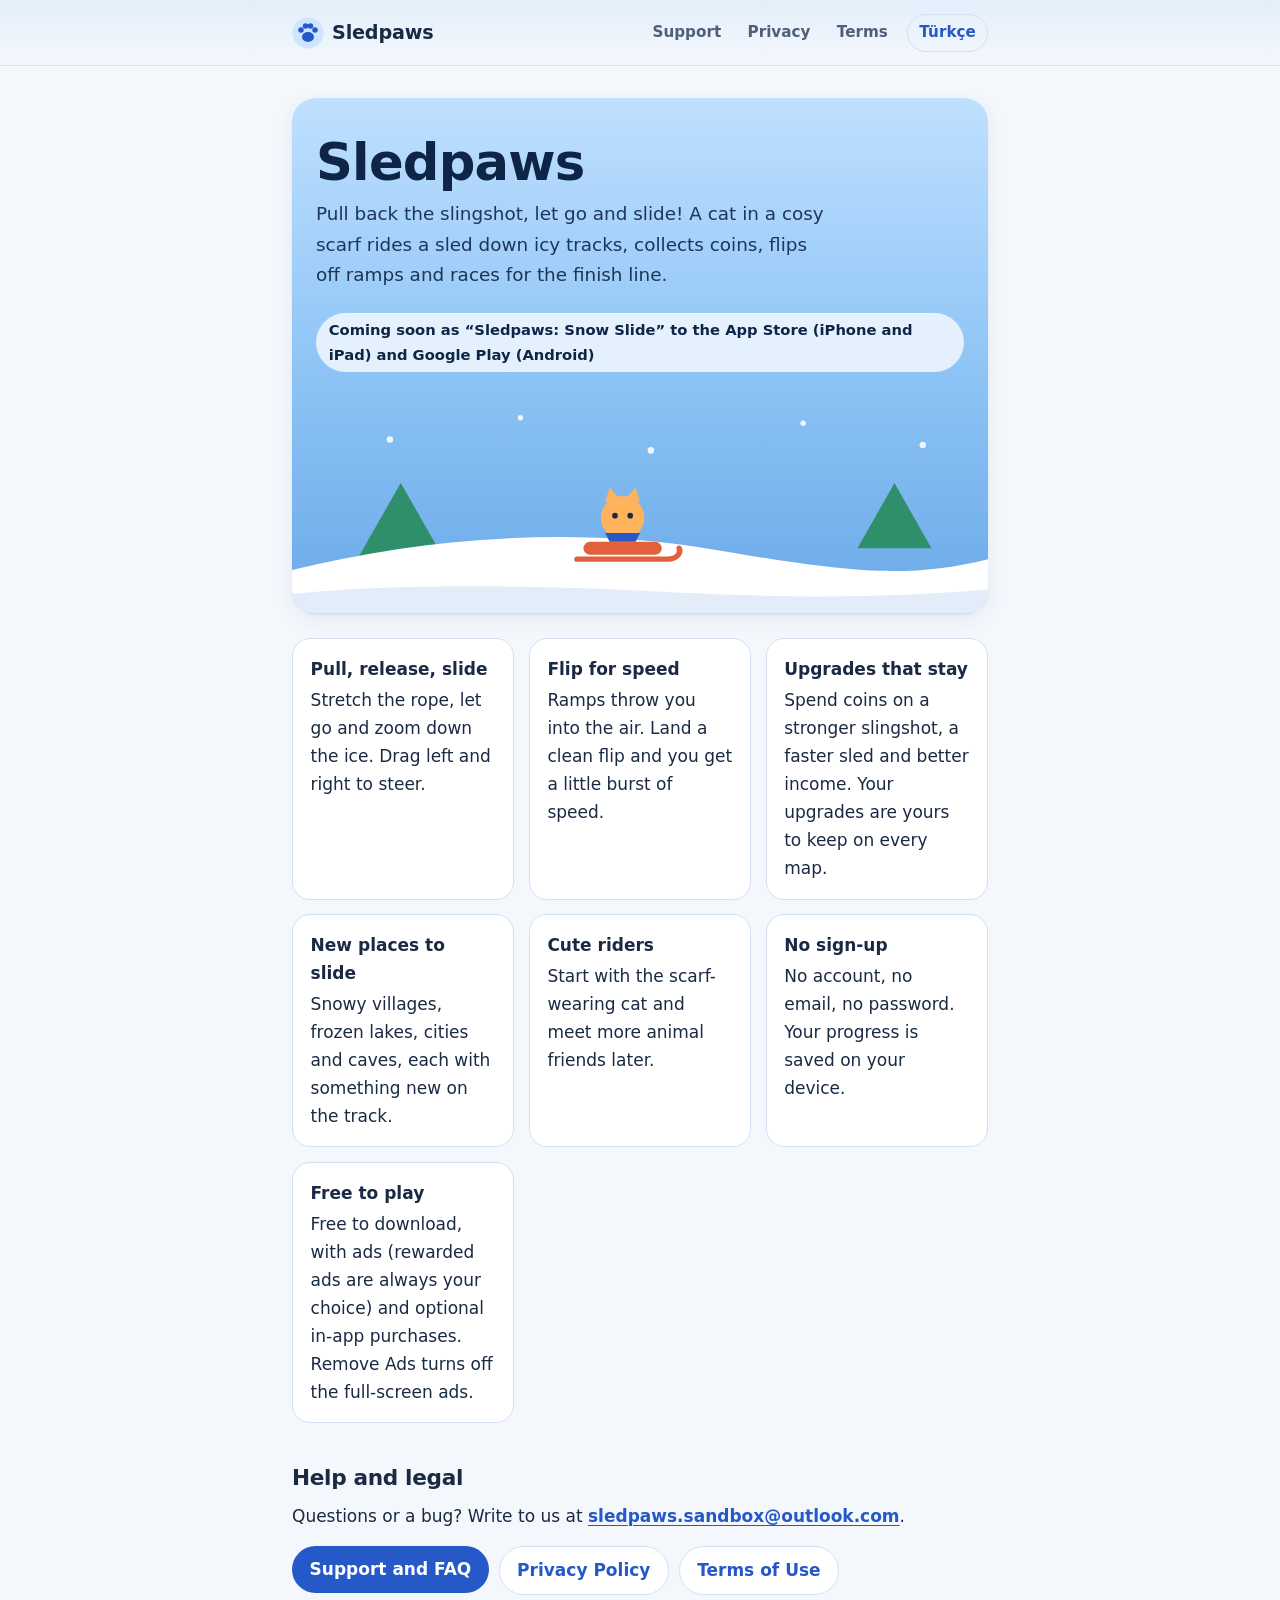
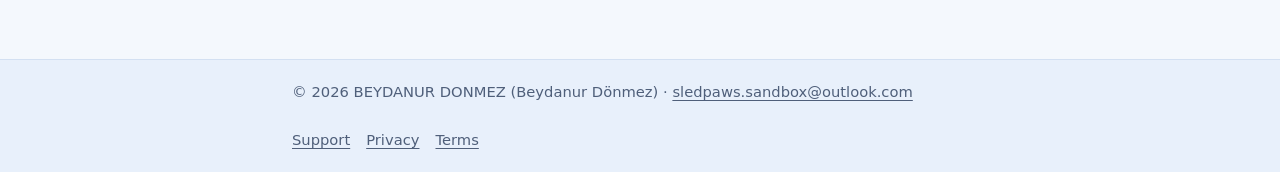
<file: index.html>
<!doctype html>
<html lang="en">
<head>
<meta charset="utf-8">
<meta name="viewport" content="width=device-width, initial-scale=1">
<meta http-equiv="Content-Security-Policy" content="default-src 'none'; style-src 'self'; img-src 'self' data:; base-uri 'none'; form-action 'none'">
<meta name="referrer" content="no-referrer">
<meta name="color-scheme" content="light dark">
<title>Sledpaws: Snow Slide · a snowy sled game for iPhone, iPad and Android</title>
<meta name="description" content="Sledpaws: Snow Slide for iPhone, iPad and Android. Launch a cute cat on a sled with a slingshot, slide down icy tracks, collect coins and reach the finish line.">
<link rel="canonical" href="https://beydadonmezz.github.io/sledpaws-site/">
<link rel="alternate" hreflang="en" href="https://beydadonmezz.github.io/sledpaws-site/">
<link rel="alternate" hreflang="tr" href="https://beydadonmezz.github.io/sledpaws-site/tr/">
<link rel="alternate" hreflang="x-default" href="https://beydadonmezz.github.io/sledpaws-site/">
<link rel="icon" href="data:image/svg+xml,%3Csvg%20xmlns%3D%22http%3A%2F%2Fwww.w3.org%2F2000%2Fsvg%22%20viewBox%3D%220%200%2064%2064%22%3E%3Ccircle%20cx%3D%2232%22%20cy%3D%2232%22%20r%3D%2231%22%20fill%3D%22%23cfe4ff%22%2F%3E%3Cellipse%20cx%3D%2232%22%20cy%3D%2240%22%20rx%3D%2212%22%20ry%3D%2210%22%20fill%3D%22%232459c7%22%2F%3E%3Ccircle%20cx%3D%2218%22%20cy%3D%2226%22%20r%3D%225.5%22%20fill%3D%22%232459c7%22%2F%3E%3Ccircle%20cx%3D%2227%22%20cy%3D%2218%22%20r%3D%225.5%22%20fill%3D%22%232459c7%22%2F%3E%3Ccircle%20cx%3D%2237%22%20cy%3D%2218%22%20r%3D%225.5%22%20fill%3D%22%232459c7%22%2F%3E%3Ccircle%20cx%3D%2246%22%20cy%3D%2226%22%20r%3D%225.5%22%20fill%3D%22%232459c7%22%2F%3E%3C%2Fsvg%3E">
<link rel="stylesheet" href="./assets/site.css">
</head>
<body>
<a class="skip" href="#main">Skip to content</a>
<header class="site-header">
  <div class="wrap">
    <a class="brand" href="./" aria-current="page" aria-label="Sledpaws home"><svg viewBox="0 0 64 64" aria-hidden="true" focusable="false"><circle cx="32" cy="32" r="31" fill="#cfe4ff"/><ellipse cx="32" cy="40" rx="12" ry="10" fill="#2459c7"/><circle cx="18" cy="26" r="5.5" fill="#2459c7"/><circle cx="27" cy="18" r="5.5" fill="#2459c7"/><circle cx="37" cy="18" r="5.5" fill="#2459c7"/><circle cx="46" cy="26" r="5.5" fill="#2459c7"/></svg><span>Sledpaws</span></a>
    <nav class="site-nav" aria-label="Main">
      <a href="./support/">Support</a>
      <a href="./privacy/">Privacy</a>
      <a href="./terms/">Terms</a>
      <a class="lang" href="./tr/" hreflang="tr" lang="tr" title="Bu sayfanın Türkçesi">Türkçe</a>
    </nav>
  </div>
</header>
<main id="main" class="wrap">
<section class="hero" aria-labelledby="hero-title">
  <h1 id="hero-title">Sledpaws</h1>
  <p class="lead">Pull back the slingshot, let go and slide! A cat in a cosy scarf rides a sled down icy tracks, collects coins, flips off ramps and races for the finish line.</p>
  <span class="badge">Coming soon as “Sledpaws: Snow Slide” to the App Store (iPhone and iPad) and Google Play (Android)</span>
  <svg class="scene" viewBox="0 0 640 200" preserveAspectRatio="xMidYMax slice" aria-hidden="true" focusable="false">
    <g class="flakes" fill="#ffffff" fill-opacity=".85"><circle cx="90" cy="40" r="3"/><circle cx="210" cy="20" r="2.5"/><circle cx="330" cy="50" r="3"/><circle cx="470" cy="25" r="2.5"/><circle cx="580" cy="45" r="3"/></g>
    <path d="M60 150 100 80l40 70zM520 140l34-60 34 60z" fill="#2f8f6a"/>
    <path d="M0 160c120-30 260-40 380-20s180 30 260 10V200H0z" fill="#ffffff"/>
    <path d="M0 182c100-10 220-8 340-2s200 6 300-2V200H0z" fill="#e3edfa"/>
    <g class="sled"><path d="M262 150h84c8 0 12-6 10-10" fill="none" stroke="#e0613a" stroke-width="5" stroke-linecap="round"/>
      <rect x="268" y="134" width="72" height="12" rx="6" fill="#e0613a"/>
      <circle cx="304" cy="112" r="20" fill="#ffb35c"/><path d="M288 98l4-14 9 10zM320 98l-4-14-9 10z" fill="#ffb35c"/>
      <circle cx="297" cy="110" r="2.6" fill="#1b2a44"/><circle cx="311" cy="110" r="2.6" fill="#1b2a44"/>
      <path d="M288 126h32l-4 8h-24z" fill="#2459c7"/></g>
  </svg>
</section>

<ul class="features">
  <li><strong>Pull, release, slide</strong>Stretch the rope, let go and zoom down the ice. Drag left and right to steer.</li>
  <li><strong>Flip for speed</strong>Ramps throw you into the air. Land a clean flip and you get a little burst of speed.</li>
  <li><strong>Upgrades that stay</strong>Spend coins on a stronger slingshot, a faster sled and better income. Your upgrades are yours to keep on every map.</li>
  <li><strong>New places to slide</strong>Snowy villages, frozen lakes, cities and caves, each with something new on the track.</li>
  <li><strong>Cute riders</strong>Start with the scarf-wearing cat and meet more animal friends later.</li>
  <li><strong>No sign-up</strong>No account, no email, no password. Your progress is saved on your device.</li>
  <li><strong>Free to play</strong>Free to download, with ads (rewarded ads are always your choice) and optional in-app purchases. Remove Ads turns off the full-screen ads.</li>
</ul>

<h2>Help and legal</h2>
<p>Questions or a bug? Write to us at <a class="email" href="mailto:sledpaws.sandbox@outlook.com">sledpaws.sandbox@outlook.com</a>.</p>
<ul class="links">
  <li><a class="button" href="./support/">Support and FAQ</a></li>
  <li><a class="button secondary" href="./privacy/">Privacy Policy</a></li>
  <li><a class="button secondary" href="./terms/">Terms of Use</a></li>
</ul>
</main>
<footer class="site-footer">
  <div class="wrap">
    <p>© 2026 BEYDANUR DONMEZ (Beydanur Dönmez) · <a href="mailto:sledpaws.sandbox@outlook.com">sledpaws.sandbox@outlook.com</a></p>
    <nav aria-label="Legal and support">
      <a href="./support/">Support</a>
      <a href="./privacy/">Privacy</a>
      <a href="./terms/">Terms</a>
    </nav>
  </div>
</footer>
</body>
</html>
</file>
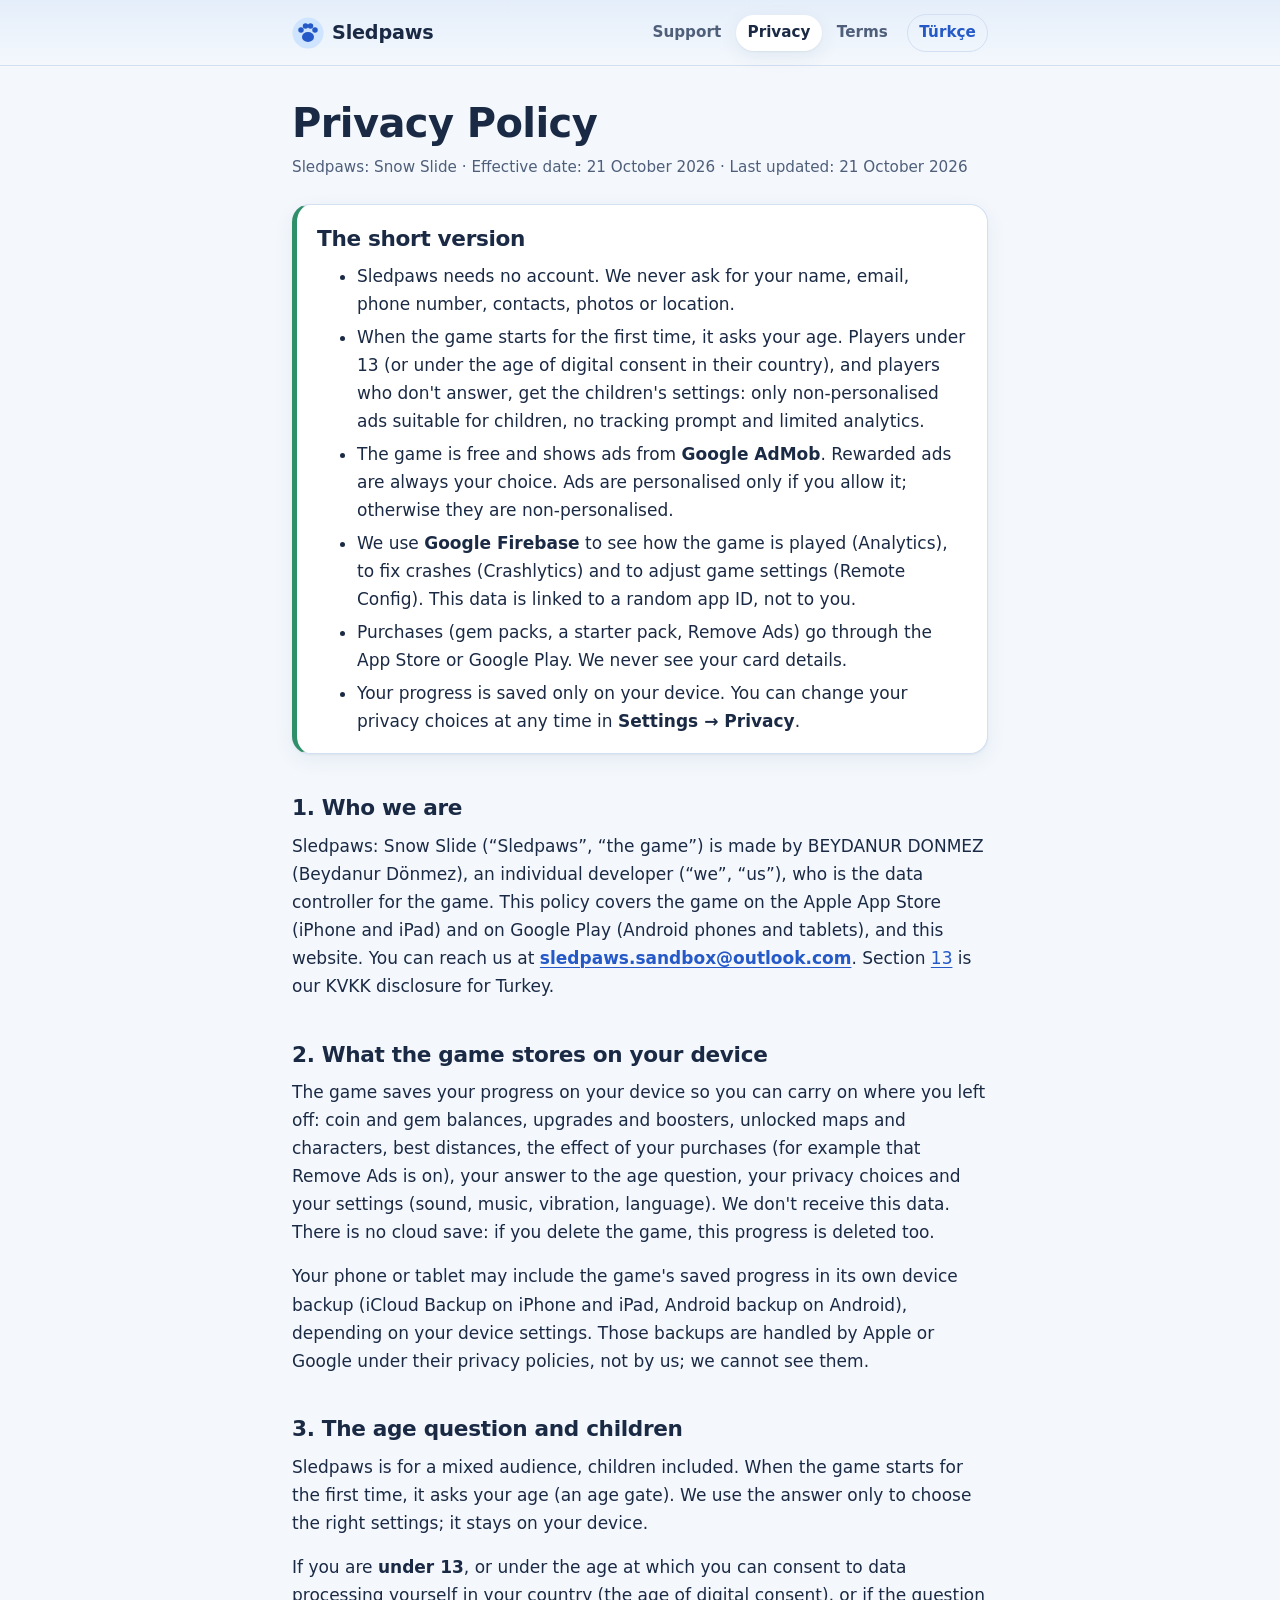
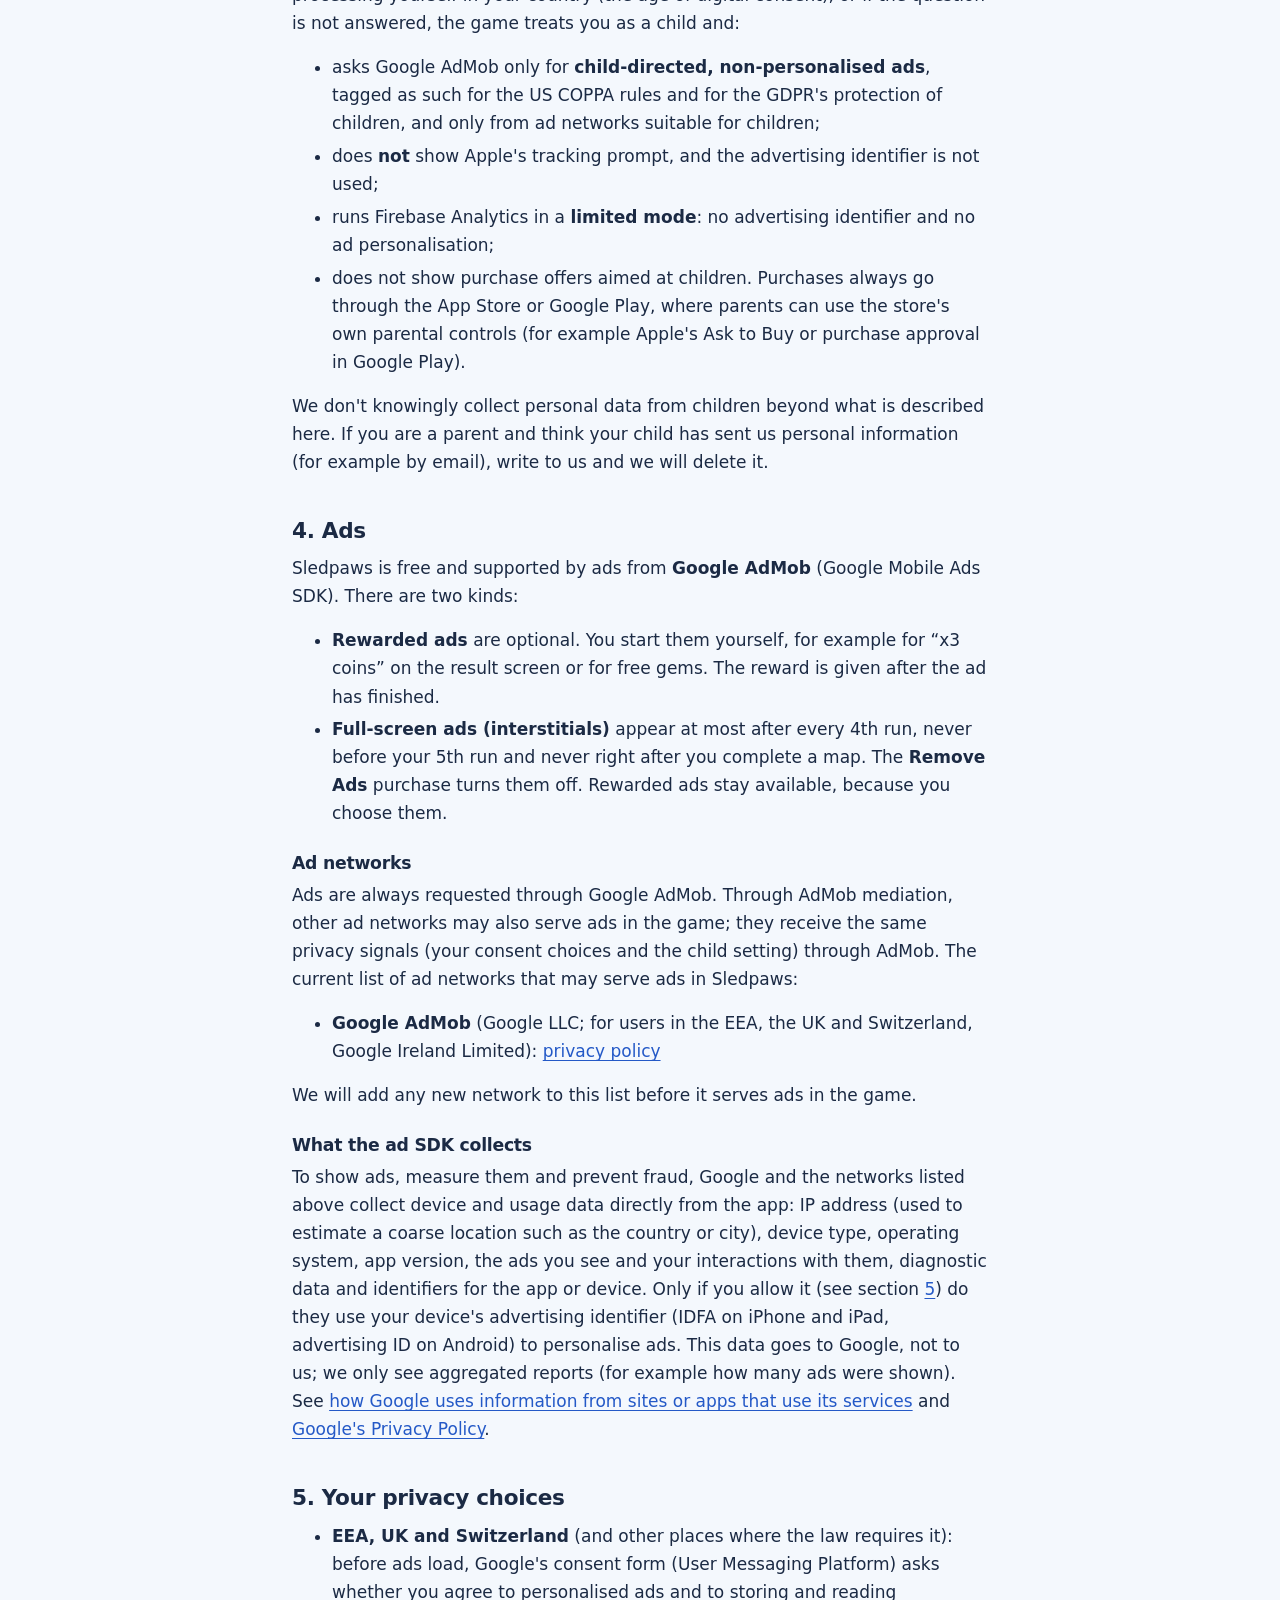
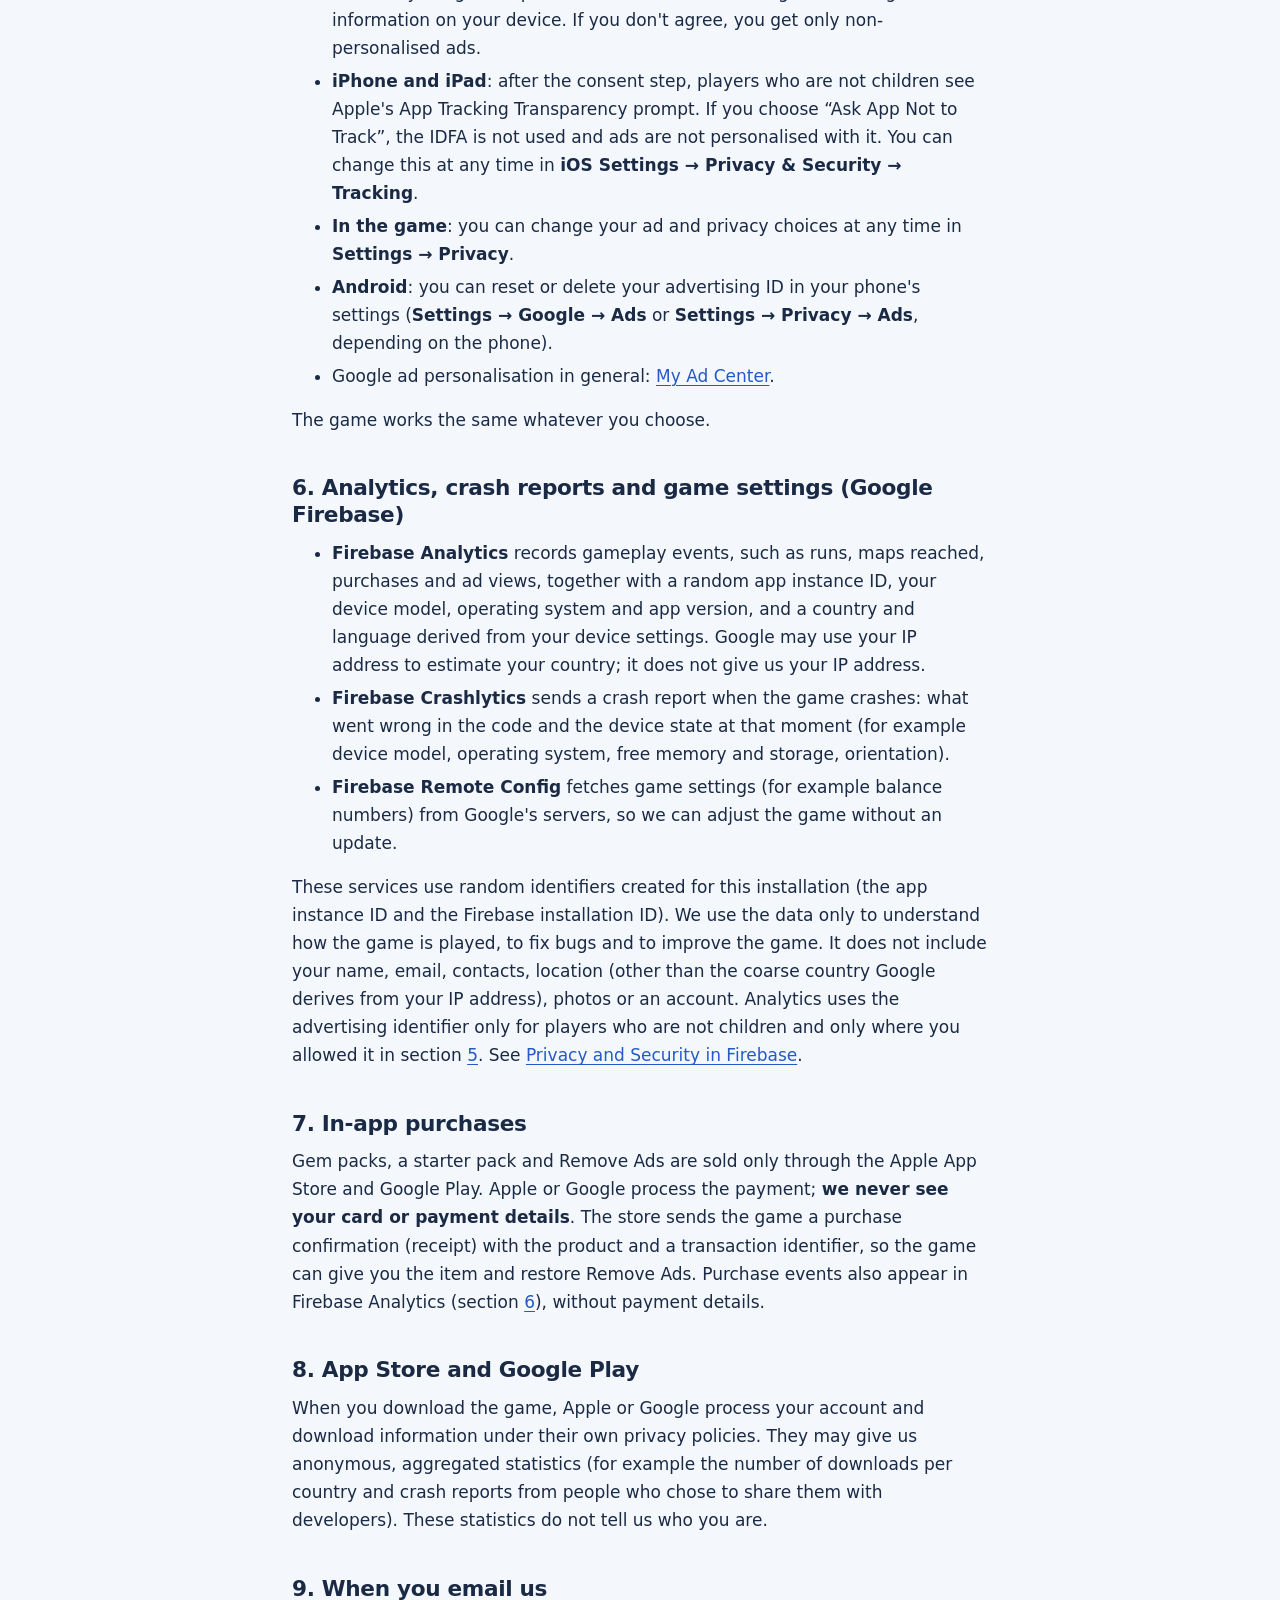
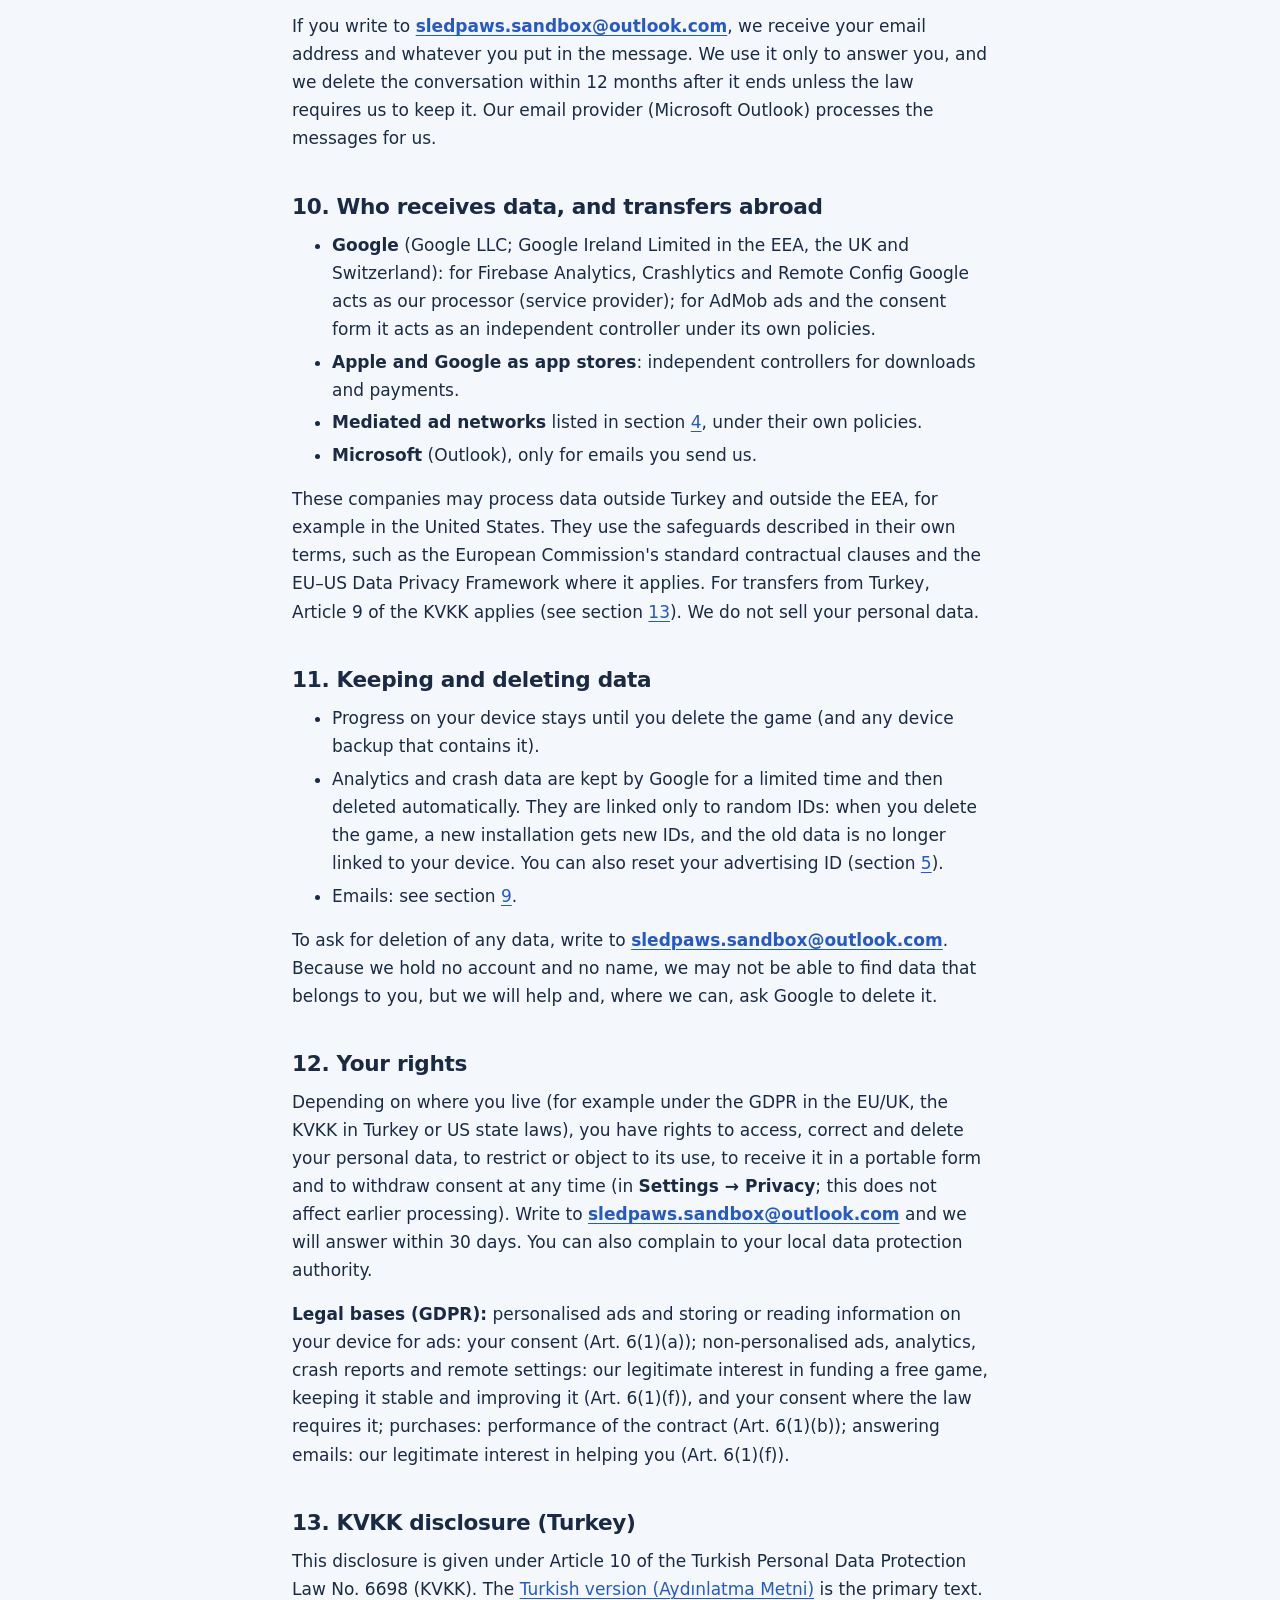
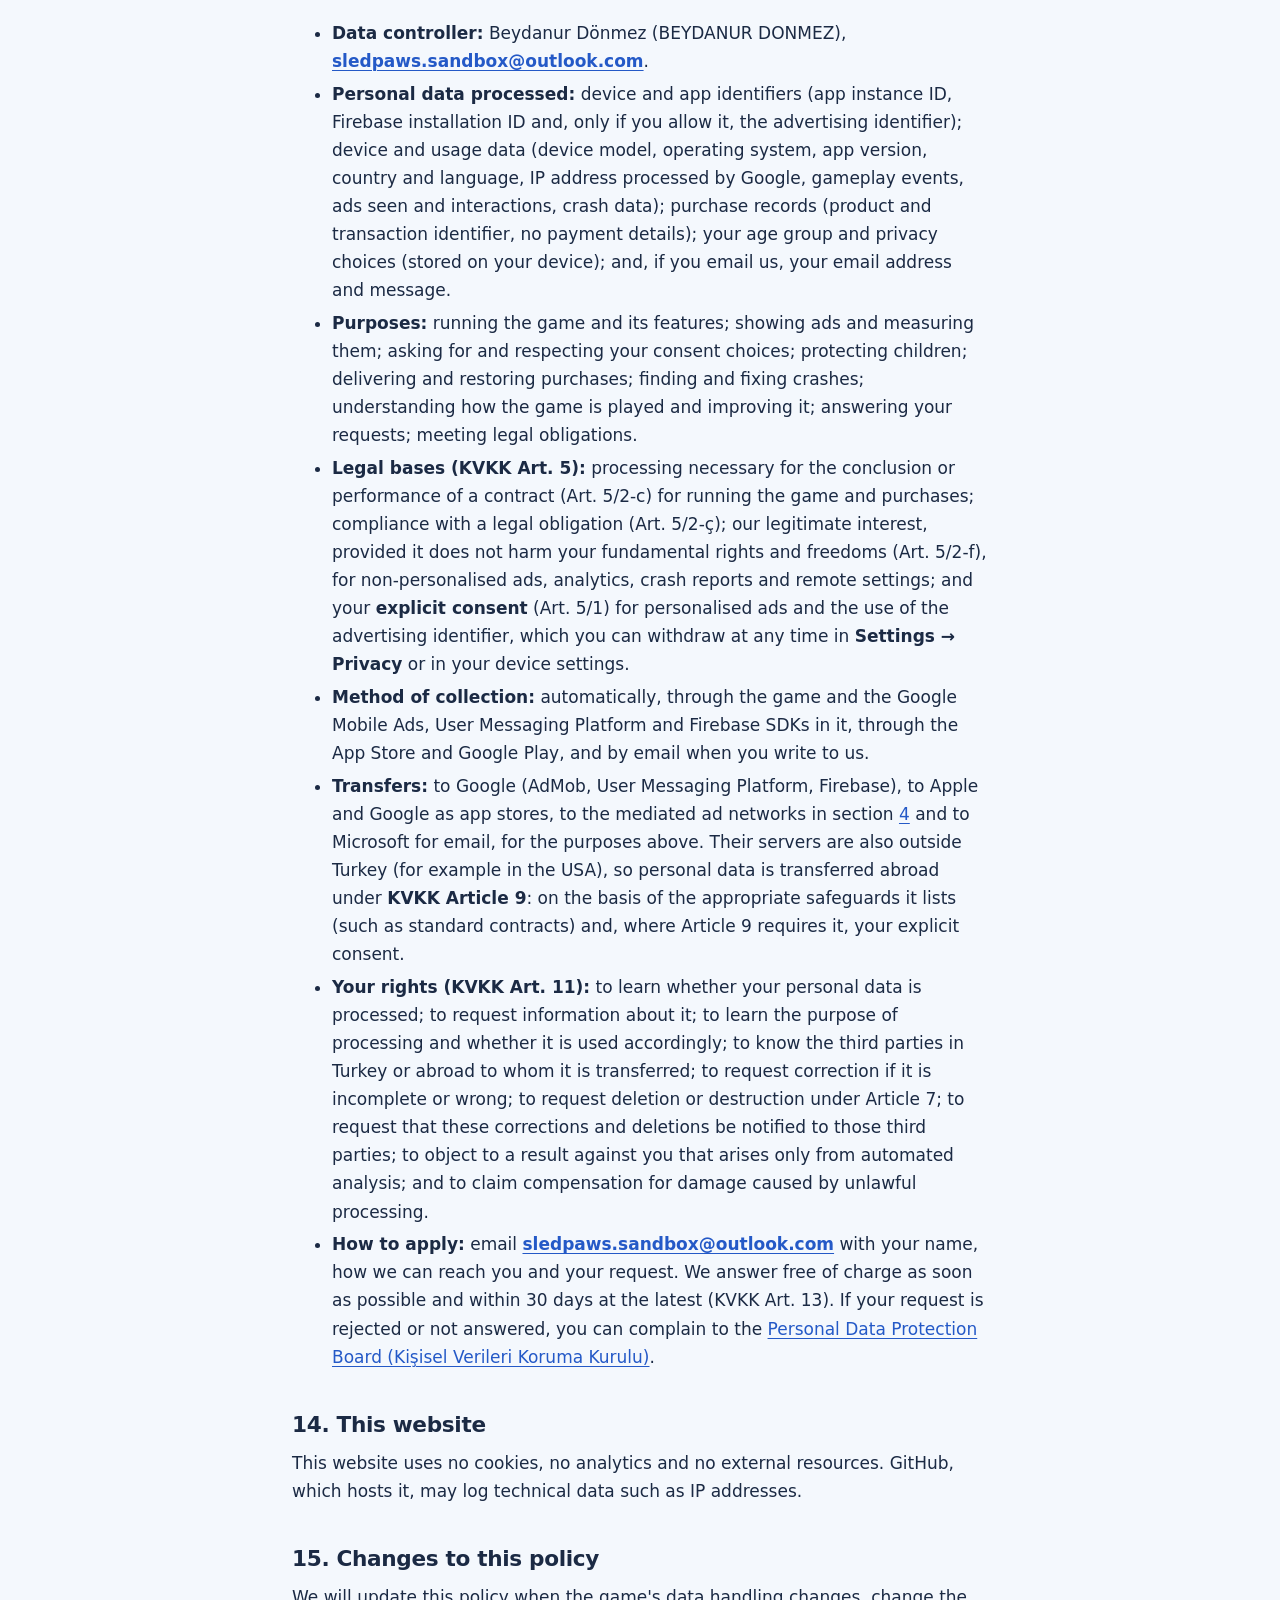
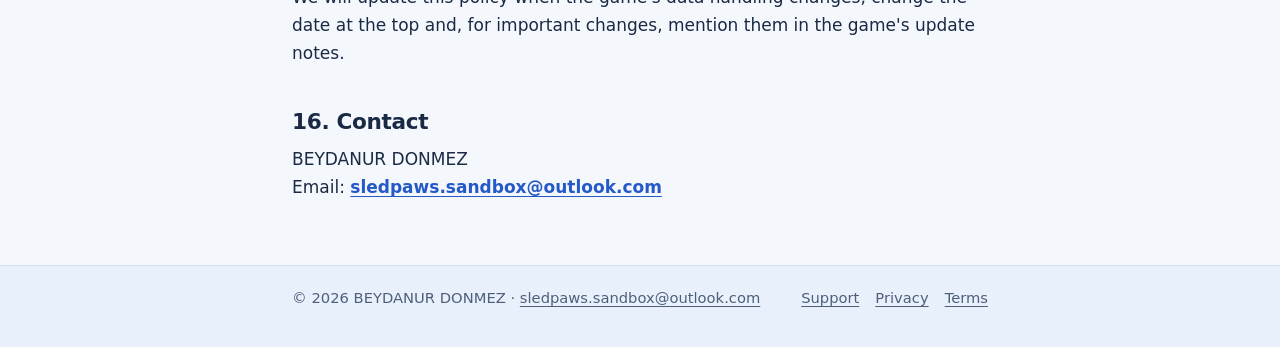
<file: privacy/index.html>
<!doctype html>
<html lang="en">
<head>
<meta charset="utf-8">
<meta name="viewport" content="width=device-width, initial-scale=1">
<meta http-equiv="Content-Security-Policy" content="default-src 'none'; style-src 'self'; img-src 'self' data:; base-uri 'none'; form-action 'none'">
<meta name="referrer" content="no-referrer">
<meta name="color-scheme" content="light dark">
<title>Privacy Policy · Sledpaws: Snow Slide</title>
<meta name="description" content="Privacy Policy for Sledpaws: Snow Slide on the App Store and Google Play: no account; ads by Google AdMob with consent choices, Firebase analytics and crash reports, in-app purchases, children and KVKK.">
<link rel="canonical" href="https://beydadonmezz.github.io/sledpaws-site/privacy/">
<link rel="alternate" hreflang="en" href="https://beydadonmezz.github.io/sledpaws-site/privacy/">
<link rel="alternate" hreflang="tr" href="https://beydadonmezz.github.io/sledpaws-site/tr/privacy/">
<link rel="alternate" hreflang="x-default" href="https://beydadonmezz.github.io/sledpaws-site/privacy/">
<link rel="icon" href="data:image/svg+xml,%3Csvg%20xmlns%3D%22http%3A%2F%2Fwww.w3.org%2F2000%2Fsvg%22%20viewBox%3D%220%200%2064%2064%22%3E%3Ccircle%20cx%3D%2232%22%20cy%3D%2232%22%20r%3D%2231%22%20fill%3D%22%23cfe4ff%22%2F%3E%3Cellipse%20cx%3D%2232%22%20cy%3D%2240%22%20rx%3D%2212%22%20ry%3D%2210%22%20fill%3D%22%232459c7%22%2F%3E%3Ccircle%20cx%3D%2218%22%20cy%3D%2226%22%20r%3D%225.5%22%20fill%3D%22%232459c7%22%2F%3E%3Ccircle%20cx%3D%2227%22%20cy%3D%2218%22%20r%3D%225.5%22%20fill%3D%22%232459c7%22%2F%3E%3Ccircle%20cx%3D%2237%22%20cy%3D%2218%22%20r%3D%225.5%22%20fill%3D%22%232459c7%22%2F%3E%3Ccircle%20cx%3D%2246%22%20cy%3D%2226%22%20r%3D%225.5%22%20fill%3D%22%232459c7%22%2F%3E%3C%2Fsvg%3E">
<link rel="stylesheet" href="../assets/site.css">
</head>
<body>
<a class="skip" href="#main">Skip to content</a>
<header class="site-header">
  <div class="wrap">
    <a class="brand" href="../" aria-label="Sledpaws home"><svg viewBox="0 0 64 64" aria-hidden="true" focusable="false"><circle cx="32" cy="32" r="31" fill="#cfe4ff"/><ellipse cx="32" cy="40" rx="12" ry="10" fill="#2459c7"/><circle cx="18" cy="26" r="5.5" fill="#2459c7"/><circle cx="27" cy="18" r="5.5" fill="#2459c7"/><circle cx="37" cy="18" r="5.5" fill="#2459c7"/><circle cx="46" cy="26" r="5.5" fill="#2459c7"/></svg><span>Sledpaws</span></a>
    <nav class="site-nav" aria-label="Main">
      <a href="../support/">Support</a>
      <a href="../privacy/" aria-current="page">Privacy</a>
      <a href="../terms/">Terms</a>
      <a class="lang" href="../tr/privacy/" hreflang="tr" lang="tr" title="Bu sayfanın Türkçesi">Türkçe</a>
    </nav>
  </div>
</header>
<main id="main" class="wrap">
<h1>Privacy Policy</h1>
<p class="meta">Sledpaws: Snow Slide · Effective date: <time datetime="2026-10-21">21 October 2026</time> · Last updated: <time datetime="2026-10-21">21 October 2026</time></p>

<div class="card summary">
  <h2>The short version</h2>
  <ul>
    <li>Sledpaws needs no account. We never ask for your name, email, phone number, contacts, photos or location.</li>
    <li>When the game starts for the first time, it asks your age. Players under 13 (or under the age of digital consent in their country), and players who don't answer, get the children's settings: only non-personalised ads suitable for children, no tracking prompt and limited analytics.</li>
    <li>The game is free and shows ads from <strong>Google AdMob</strong>. Rewarded ads are always your choice. Ads are personalised only if you allow it; otherwise they are non-personalised.</li>
    <li>We use <strong>Google Firebase</strong> to see how the game is played (Analytics), to fix crashes (Crashlytics) and to adjust game settings (Remote Config). This data is linked to a random app ID, not to you.</li>
    <li>Purchases (gem packs, a starter pack, Remove Ads) go through the App Store or Google Play. We never see your card details.</li>
    <li>Your progress is saved only on your device. You can change your privacy choices at any time in <span class="path">Settings → Privacy</span>.</li>
  </ul>
</div>

<h2 id="who">1. Who we are</h2>
<p>Sledpaws: Snow Slide (“Sledpaws”, “the game”) is made by BEYDANUR DONMEZ (Beydanur Dönmez), an individual developer (“we”, “us”), who is the data controller for the game. This policy covers the game on the Apple App Store (iPhone and iPad) and on Google Play (Android phones and tablets), and this website. You can reach us at <a class="email" href="mailto:sledpaws.sandbox@outlook.com">sledpaws.sandbox@outlook.com</a>. Section <a href="#kvkk">13</a> is our KVKK disclosure for Turkey.</p>

<h2 id="data">2. What the game stores on your device</h2>
<p>The game saves your progress on your device so you can carry on where you left off: coin and gem balances, upgrades and boosters, unlocked maps and characters, best distances, the effect of your purchases (for example that Remove Ads is on), your answer to the age question, your privacy choices and your settings (sound, music, vibration, language). We don't receive this data. There is no cloud save: if you delete the game, this progress is deleted too.</p>
<p id="backup">Your phone or tablet may include the game's saved progress in its own device backup (iCloud Backup on iPhone and iPad, Android backup on Android), depending on your device settings. Those backups are handled by Apple or Google under their privacy policies, not by us; we cannot see them.</p>

<h2 id="age">3. The age question and children</h2>
<p>Sledpaws is for a mixed audience, children included. When the game starts for the first time, it asks your age (an age gate). We use the answer only to choose the right settings; it stays on your device.</p>
<p>If you are <strong>under 13</strong>, or under the age at which you can consent to data processing yourself in your country (the age of digital consent), or if the question is not answered, the game treats you as a child and:</p>
<ul>
  <li>asks Google AdMob only for <strong>child-directed, non-personalised ads</strong>, tagged as such for the US COPPA rules and for the GDPR's protection of children, and only from ad networks suitable for children;</li>
  <li>does <strong>not</strong> show Apple's tracking prompt, and the advertising identifier is not used;</li>
  <li>runs Firebase Analytics in a <strong>limited mode</strong>: no advertising identifier and no ad personalisation;</li>
  <li>does not show purchase offers aimed at children. Purchases always go through the App Store or Google Play, where parents can use the store's own parental controls (for example Apple's Ask to Buy or purchase approval in Google Play).</li>
</ul>
<p>We don't knowingly collect personal data from children beyond what is described here. If you are a parent and think your child has sent us personal information (for example by email), write to us and we will delete it.</p>

<h2 id="ads">4. Ads</h2>
<p>Sledpaws is free and supported by ads from <strong>Google AdMob</strong> (Google Mobile Ads SDK). There are two kinds:</p>
<ul>
  <li><strong>Rewarded ads</strong> are optional. You start them yourself, for example for “x3 coins” on the result screen or for free gems. The reward is given after the ad has finished.</li>
  <li><strong>Full-screen ads (interstitials)</strong> appear at most after every 4th run, never before your 5th run and never right after you complete a map. The <strong>Remove Ads</strong> purchase turns them off. Rewarded ads stay available, because you choose them.</li>
</ul>
<h3 id="ad-networks">Ad networks</h3>
<p>Ads are always requested through Google AdMob. Through AdMob mediation, other ad networks may also serve ads in the game; they receive the same privacy signals (your consent choices and the child setting) through AdMob. The current list of ad networks that may serve ads in Sledpaws:</p>
<ul>
  <li><strong>Google AdMob</strong> (Google LLC; for users in the EEA, the UK and Switzerland, Google Ireland Limited): <a href="https://policies.google.com/privacy">privacy policy</a></li>
</ul>
<p>We will add any new network to this list before it serves ads in the game.</p>
<h3 id="ad-data">What the ad SDK collects</h3>
<p>To show ads, measure them and prevent fraud, Google and the networks listed above collect device and usage data directly from the app: IP address (used to estimate a coarse location such as the country or city), device type, operating system, app version, the ads you see and your interactions with them, diagnostic data and identifiers for the app or device. Only if you allow it (see section <a href="#choices">5</a>) do they use your device's advertising identifier (IDFA on iPhone and iPad, advertising ID on Android) to personalise ads. This data goes to Google, not to us; we only see aggregated reports (for example how many ads were shown). See <a href="https://policies.google.com/technologies/partner-sites">how Google uses information from sites or apps that use its services</a> and <a href="https://policies.google.com/privacy">Google's Privacy Policy</a>.</p>

<h2 id="choices">5. Your privacy choices</h2>
<ul>
  <li><strong>EEA, UK and Switzerland</strong> (and other places where the law requires it): before ads load, Google's consent form (User Messaging Platform) asks whether you agree to personalised ads and to storing and reading information on your device. If you don't agree, you get only non-personalised ads.</li>
  <li><strong>iPhone and iPad</strong>: after the consent step, players who are not children see Apple's App Tracking Transparency prompt. If you choose “Ask App Not to Track”, the IDFA is not used and ads are not personalised with it. You can change this at any time in <span class="path">iOS Settings → Privacy &amp; Security → Tracking</span>.</li>
  <li><strong>In the game</strong>: you can change your ad and privacy choices at any time in <span class="path">Settings → Privacy</span>.</li>
  <li><strong>Android</strong>: you can reset or delete your advertising ID in your phone's settings (<span class="path">Settings → Google → Ads</span> or <span class="path">Settings → Privacy → Ads</span>, depending on the phone).</li>
  <li>Google ad personalisation in general: <a href="https://myadcenter.google.com/">My Ad Center</a>.</li>
</ul>
<p>The game works the same whatever you choose.</p>

<h2 id="analytics">6. Analytics, crash reports and game settings (Google Firebase)</h2>
<ul>
  <li><strong>Firebase Analytics</strong> records gameplay events, such as runs, maps reached, purchases and ad views, together with a random app instance ID, your device model, operating system and app version, and a country and language derived from your device settings. Google may use your IP address to estimate your country; it does not give us your IP address.</li>
  <li><strong>Firebase Crashlytics</strong> sends a crash report when the game crashes: what went wrong in the code and the device state at that moment (for example device model, operating system, free memory and storage, orientation).</li>
  <li><strong>Firebase Remote Config</strong> fetches game settings (for example balance numbers) from Google's servers, so we can adjust the game without an update.</li>
</ul>
<p>These services use random identifiers created for this installation (the app instance ID and the Firebase installation ID). We use the data only to understand how the game is played, to fix bugs and to improve the game. It does not include your name, email, contacts, location (other than the coarse country Google derives from your IP address), photos or an account. Analytics uses the advertising identifier only for players who are not children and only where you allowed it in section <a href="#choices">5</a>. See <a href="https://firebase.google.com/support/privacy">Privacy and Security in Firebase</a>.</p>

<h2 id="purchases">7. In-app purchases</h2>
<p>Gem packs, a starter pack and Remove Ads are sold only through the Apple App Store and Google Play. Apple or Google process the payment; <strong>we never see your card or payment details</strong>. The store sends the game a purchase confirmation (receipt) with the product and a transaction identifier, so the game can give you the item and restore Remove Ads. Purchase events also appear in Firebase Analytics (section <a href="#analytics">6</a>), without payment details.</p>

<h2 id="stores">8. App Store and Google Play</h2>
<p>When you download the game, Apple or Google process your account and download information under their own privacy policies. They may give us anonymous, aggregated statistics (for example the number of downloads per country and crash reports from people who chose to share them with developers). These statistics do not tell us who you are.</p>

<h2 id="email">9. When you email us</h2>
<p>If you write to <a class="email" href="mailto:sledpaws.sandbox@outlook.com">sledpaws.sandbox@outlook.com</a>, we receive your email address and whatever you put in the message. We use it only to answer you, and we delete the conversation within 12 months after it ends unless the law requires us to keep it. Our email provider (Microsoft Outlook) processes the messages for us.</p>

<h2 id="recipients">10. Who receives data, and transfers abroad</h2>
<ul>
  <li><strong>Google</strong> (Google LLC; Google Ireland Limited in the EEA, the UK and Switzerland): for Firebase Analytics, Crashlytics and Remote Config Google acts as our processor (service provider); for AdMob ads and the consent form it acts as an independent controller under its own policies.</li>
  <li><strong>Apple and Google as app stores</strong>: independent controllers for downloads and payments.</li>
  <li><strong>Mediated ad networks</strong> listed in section <a href="#ad-networks">4</a>, under their own policies.</li>
  <li><strong>Microsoft</strong> (Outlook), only for emails you send us.</li>
</ul>
<p>These companies may process data outside Turkey and outside the EEA, for example in the United States. They use the safeguards described in their own terms, such as the European Commission's standard contractual clauses and the EU–US Data Privacy Framework where it applies. For transfers from Turkey, Article 9 of the KVKK applies (see section <a href="#kvkk">13</a>). We do not sell your personal data.</p>

<h2 id="retention">11. Keeping and deleting data</h2>
<ul>
  <li>Progress on your device stays until you delete the game (and any device backup that contains it).</li>
  <li>Analytics and crash data are kept by Google for a limited time and then deleted automatically. They are linked only to random IDs: when you delete the game, a new installation gets new IDs, and the old data is no longer linked to your device. You can also reset your advertising ID (section <a href="#choices">5</a>).</li>
  <li>Emails: see section <a href="#email">9</a>.</li>
</ul>
<p>To ask for deletion of any data, write to <a class="email" href="mailto:sledpaws.sandbox@outlook.com">sledpaws.sandbox@outlook.com</a>. Because we hold no account and no name, we may not be able to find data that belongs to you, but we will help and, where we can, ask Google to delete it.</p>

<h2 id="rights">12. Your rights</h2>
<p>Depending on where you live (for example under the GDPR in the EU/UK, the KVKK in Turkey or US state laws), you have rights to access, correct and delete your personal data, to restrict or object to its use, to receive it in a portable form and to withdraw consent at any time (in <span class="path">Settings → Privacy</span>; this does not affect earlier processing). Write to <a class="email" href="mailto:sledpaws.sandbox@outlook.com">sledpaws.sandbox@outlook.com</a> and we will answer within 30 days. You can also complain to your local data protection authority.</p>
<p><strong>Legal bases (GDPR):</strong> personalised ads and storing or reading information on your device for ads: your consent (Art. 6(1)(a)); non-personalised ads, analytics, crash reports and remote settings: our legitimate interest in funding a free game, keeping it stable and improving it (Art. 6(1)(f)), and your consent where the law requires it; purchases: performance of the contract (Art. 6(1)(b)); answering emails: our legitimate interest in helping you (Art. 6(1)(f)).</p>

<h2 id="kvkk">13. KVKK disclosure (Turkey)</h2>
<p>This disclosure is given under Article 10 of the Turkish Personal Data Protection Law No. 6698 (KVKK). The <a href="../tr/privacy/#kvkk">Turkish version (Aydınlatma Metni)</a> is the primary text.</p>
<ul>
  <li><strong>Data controller:</strong> Beydanur Dönmez (BEYDANUR DONMEZ), <a class="email" href="mailto:sledpaws.sandbox@outlook.com">sledpaws.sandbox@outlook.com</a>.</li>
  <li><strong>Personal data processed:</strong> device and app identifiers (app instance ID, Firebase installation ID and, only if you allow it, the advertising identifier); device and usage data (device model, operating system, app version, country and language, IP address processed by Google, gameplay events, ads seen and interactions, crash data); purchase records (product and transaction identifier, no payment details); your age group and privacy choices (stored on your device); and, if you email us, your email address and message.</li>
  <li><strong>Purposes:</strong> running the game and its features; showing ads and measuring them; asking for and respecting your consent choices; protecting children; delivering and restoring purchases; finding and fixing crashes; understanding how the game is played and improving it; answering your requests; meeting legal obligations.</li>
  <li><strong>Legal bases (KVKK Art. 5):</strong> processing necessary for the conclusion or performance of a contract (Art. 5/2-c) for running the game and purchases; compliance with a legal obligation (Art. 5/2-ç); our legitimate interest, provided it does not harm your fundamental rights and freedoms (Art. 5/2-f), for non-personalised ads, analytics, crash reports and remote settings; and your <strong>explicit consent</strong> (Art. 5/1) for personalised ads and the use of the advertising identifier, which you can withdraw at any time in <span class="path">Settings → Privacy</span> or in your device settings.</li>
  <li><strong>Method of collection:</strong> automatically, through the game and the Google Mobile Ads, User Messaging Platform and Firebase SDKs in it, through the App Store and Google Play, and by email when you write to us.</li>
  <li><strong>Transfers:</strong> to Google (AdMob, User Messaging Platform, Firebase), to Apple and Google as app stores, to the mediated ad networks in section <a href="#ad-networks">4</a> and to Microsoft for email, for the purposes above. Their servers are also outside Turkey (for example in the USA), so personal data is transferred abroad under <strong>KVKK Article 9</strong>: on the basis of the appropriate safeguards it lists (such as standard contracts) and, where Article 9 requires it, your explicit consent.</li>
  <li><strong>Your rights (KVKK Art. 11):</strong> to learn whether your personal data is processed; to request information about it; to learn the purpose of processing and whether it is used accordingly; to know the third parties in Turkey or abroad to whom it is transferred; to request correction if it is incomplete or wrong; to request deletion or destruction under Article 7; to request that these corrections and deletions be notified to those third parties; to object to a result against you that arises only from automated analysis; and to claim compensation for damage caused by unlawful processing.</li>
  <li><strong>How to apply:</strong> email <a class="email" href="mailto:sledpaws.sandbox@outlook.com">sledpaws.sandbox@outlook.com</a> with your name, how we can reach you and your request. We answer free of charge as soon as possible and within 30 days at the latest (KVKK Art. 13). If your request is rejected or not answered, you can complain to the <a href="https://www.kvkk.gov.tr/">Personal Data Protection Board (Kişisel Verileri Koruma Kurulu)</a>.</li>
</ul>

<h2 id="website">14. This website</h2>
<p>This website uses no cookies, no analytics and no external resources. GitHub, which hosts it, may log technical data such as IP addresses.</p>

<h2 id="changes">15. Changes to this policy</h2>
<p>We will update this policy when the game's data handling changes, change the date at the top and, for important changes, mention them in the game's update notes.</p>

<h2 id="contact">16. Contact</h2>
<p>BEYDANUR DONMEZ<br>Email: <a class="email" href="mailto:sledpaws.sandbox@outlook.com">sledpaws.sandbox@outlook.com</a></p>
</main>
<footer class="site-footer">
  <div class="wrap">
    <p>© 2026 BEYDANUR DONMEZ · <a href="mailto:sledpaws.sandbox@outlook.com">sledpaws.sandbox@outlook.com</a></p>
    <nav aria-label="Legal and support">
      <a href="../support/">Support</a>
      <a href="../privacy/">Privacy</a>
      <a href="../terms/">Terms</a>
    </nav>
  </div>
</footer>
</body>
</html>
</file>
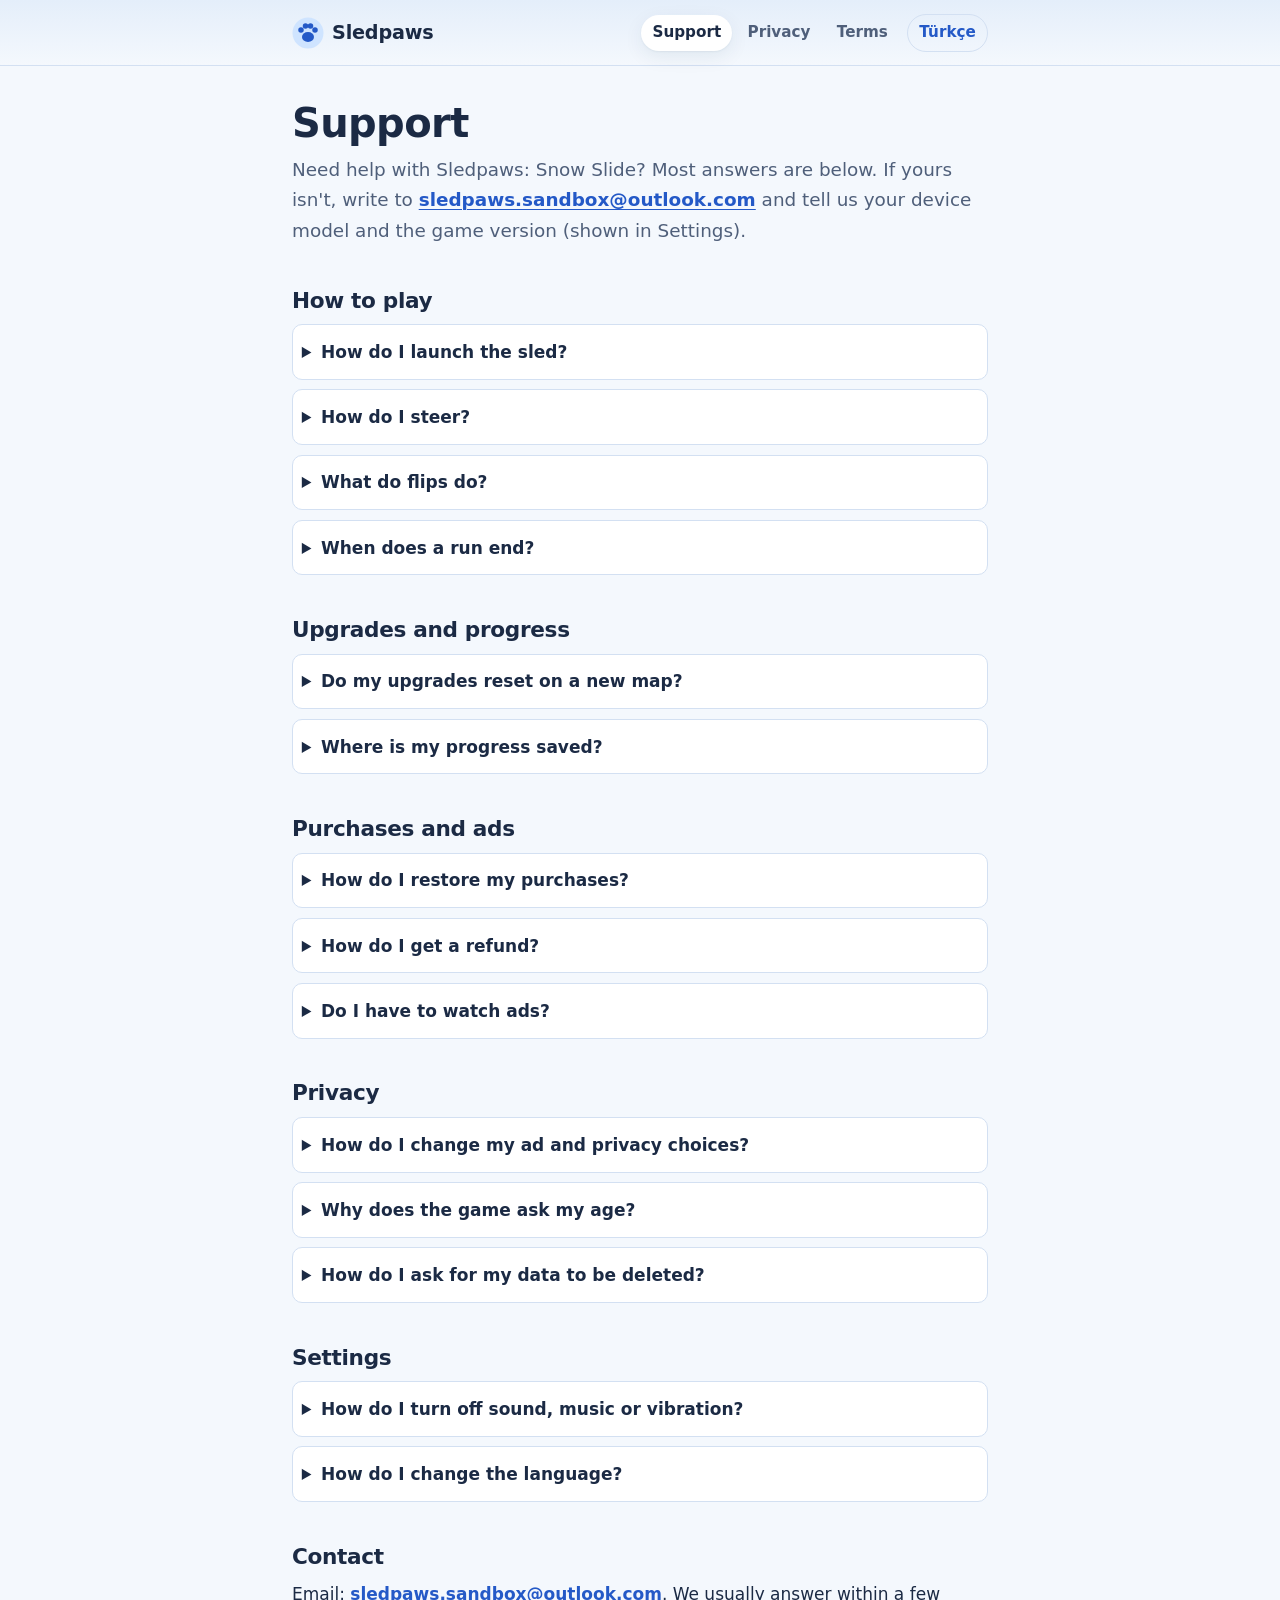
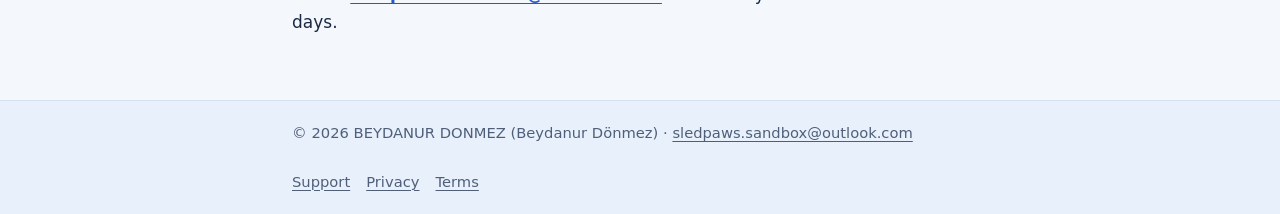
<file: support/index.html>
<!doctype html>
<html lang="en">
<head>
<meta charset="utf-8">
<meta name="viewport" content="width=device-width, initial-scale=1">
<meta http-equiv="Content-Security-Policy" content="default-src 'none'; style-src 'self'; img-src 'self' data:; base-uri 'none'; form-action 'none'">
<meta name="referrer" content="no-referrer">
<meta name="color-scheme" content="light dark">
<title>Support · Sledpaws: Snow Slide</title>
<meta name="description" content="Help for Sledpaws: Snow Slide: how to play, upgrades, progress, purchases, ads and privacy choices, settings and how to contact us.">
<link rel="canonical" href="https://beydadonmezz.github.io/sledpaws-site/support/">
<link rel="alternate" hreflang="en" href="https://beydadonmezz.github.io/sledpaws-site/support/">
<link rel="alternate" hreflang="tr" href="https://beydadonmezz.github.io/sledpaws-site/tr/support/">
<link rel="alternate" hreflang="x-default" href="https://beydadonmezz.github.io/sledpaws-site/support/">
<link rel="icon" href="data:image/svg+xml,%3Csvg%20xmlns%3D%22http%3A%2F%2Fwww.w3.org%2F2000%2Fsvg%22%20viewBox%3D%220%200%2064%2064%22%3E%3Ccircle%20cx%3D%2232%22%20cy%3D%2232%22%20r%3D%2231%22%20fill%3D%22%23cfe4ff%22%2F%3E%3Cellipse%20cx%3D%2232%22%20cy%3D%2240%22%20rx%3D%2212%22%20ry%3D%2210%22%20fill%3D%22%232459c7%22%2F%3E%3Ccircle%20cx%3D%2218%22%20cy%3D%2226%22%20r%3D%225.5%22%20fill%3D%22%232459c7%22%2F%3E%3Ccircle%20cx%3D%2227%22%20cy%3D%2218%22%20r%3D%225.5%22%20fill%3D%22%232459c7%22%2F%3E%3Ccircle%20cx%3D%2237%22%20cy%3D%2218%22%20r%3D%225.5%22%20fill%3D%22%232459c7%22%2F%3E%3Ccircle%20cx%3D%2246%22%20cy%3D%2226%22%20r%3D%225.5%22%20fill%3D%22%232459c7%22%2F%3E%3C%2Fsvg%3E">
<link rel="stylesheet" href="../assets/site.css">
</head>
<body>
<a class="skip" href="#main">Skip to content</a>
<header class="site-header">
  <div class="wrap">
    <a class="brand" href="../" aria-label="Sledpaws home"><svg viewBox="0 0 64 64" aria-hidden="true" focusable="false"><circle cx="32" cy="32" r="31" fill="#cfe4ff"/><ellipse cx="32" cy="40" rx="12" ry="10" fill="#2459c7"/><circle cx="18" cy="26" r="5.5" fill="#2459c7"/><circle cx="27" cy="18" r="5.5" fill="#2459c7"/><circle cx="37" cy="18" r="5.5" fill="#2459c7"/><circle cx="46" cy="26" r="5.5" fill="#2459c7"/></svg><span>Sledpaws</span></a>
    <nav class="site-nav" aria-label="Main">
      <a href="../support/" aria-current="page">Support</a>
      <a href="../privacy/">Privacy</a>
      <a href="../terms/">Terms</a>
      <a class="lang" href="../tr/support/" hreflang="tr" lang="tr" title="Bu sayfanın Türkçesi">Türkçe</a>
    </nav>
  </div>
</header>
<main id="main" class="wrap">
<h1>Support</h1>
<p class="lead">Need help with Sledpaws: Snow Slide? Most answers are below. If yours isn't, write to <a class="email" href="mailto:sledpaws.sandbox@outlook.com">sledpaws.sandbox@outlook.com</a> and tell us your device model and the game version (shown in Settings).</p>

<h2 id="play">How to play</h2>
<details><summary>How do I launch the sled?</summary><p>Touch the screen, drag down to pull the slingshot rope back, and let go. The further you pull, the faster you start.</p></details>
<details><summary>How do I steer?</summary><p>While sliding, drag your finger left or right anywhere on the screen.</p></details>
<details><summary>What do flips do?</summary><p>Ramps send you into the air. While airborne, swipe up to flip. Land cleanly and you get a short speed boost.</p></details>
<details><summary>When does a run end?</summary><p>When your sled stops. Bumping into obstacles slows you down. Reach the finish line to unlock the next map.</p></details>

<h2 id="upgrades">Upgrades and progress</h2>
<details><summary>Do my upgrades reset on a new map?</summary><p>No. Slingshot, Sled and Income upgrades are permanent and stay with you on every map.</p></details>
<details id="progress"><summary>Where is my progress saved?</summary><p>Only on your device. There is no account and no cloud save. If you delete the game, your progress (including coins and gems you bought) is deleted too. A device backup (iCloud Backup or Android backup) may bring it back when you restore that backup to a device.</p></details>

<h2 id="purchases">Purchases and ads</h2>
<details id="restore"><summary>How do I restore my purchases?</summary><p>Make sure you are signed in to the same Apple Account (iPhone, iPad) or Google Account (Android) you bought with, then tap <span class="path">Restore Purchases</span> in the game's <span class="path">Settings</span>. This brings back Remove Ads. Gems and items you already received are part of your progress on the device and can't be restored after the game was deleted.</p></details>
<details><summary>How do I get a refund?</summary><p>Purchases are made through the App Store or Google Play, so refunds are handled by them: <a href="https://support.apple.com/en-us/118223">ask Apple for a refund</a> or <a href="https://support.google.com/googleplay/answer/2479637">ask Google Play for a refund</a>.</p></details>
<details><summary>Do I have to watch ads?</summary><p>No. Rewarded ads (for example “x3 coins” or free gems) are always your choice. Full-screen ads appear at most after every 4th run, never before your 5th run and never right after you complete a map. Remove Ads turns them off.</p></details>

<h2 id="privacy">Privacy</h2>
<details id="privacy-choices"><summary>How do I change my ad and privacy choices?</summary><p>Open <span class="path">Settings → Privacy</span> in the game. On iPhone and iPad you can also change tracking in <span class="path">iOS Settings → Privacy &amp; Security → Tracking</span>; on Android you can reset or delete your advertising ID in your phone's settings. The game works the same whatever you choose. Details are in the <a href="../privacy/#choices">Privacy Policy</a>.</p></details>
<details><summary>Why does the game ask my age?</summary><p>To choose the right settings. Players under 13 (or under the age of digital consent in their country), and players who don't answer, get only ads suitable for children, no tracking prompt and limited analytics. The answer stays on your device.</p></details>
<details id="delete-data"><summary>How do I ask for my data to be deleted?</summary><p>Most data is only on your device: deleting the game deletes it. Analytics and crash data held by Google are linked only to a random app ID; a new installation gets a new ID, and you can also reset your advertising ID. For any other request, or to ask us to delete data, write to <a class="email" href="mailto:sledpaws.sandbox@outlook.com">sledpaws.sandbox@outlook.com</a>. See the <a href="../privacy/#retention">Privacy Policy</a>.</p></details>

<h2 id="settings">Settings</h2>
<details><summary>How do I turn off sound, music or vibration?</summary><p>Open Settings (the gear on the home screen) and use the switches.</p></details>
<details><summary>How do I change the language?</summary><p>The game follows your device language. You can also pick a language in Settings.</p></details>

<h2 id="contact">Contact</h2>
<p>Email: <a class="email" href="mailto:sledpaws.sandbox@outlook.com">sledpaws.sandbox@outlook.com</a>. We usually answer within a few days.</p>
</main>
<footer class="site-footer">
  <div class="wrap">
    <p>© 2026 BEYDANUR DONMEZ (Beydanur Dönmez) · <a href="mailto:sledpaws.sandbox@outlook.com">sledpaws.sandbox@outlook.com</a></p>
    <nav aria-label="Legal and support">
      <a href="../support/">Support</a>
      <a href="../privacy/">Privacy</a>
      <a href="../terms/">Terms</a>
    </nav>
  </div>
</footer>
</body>
</html>
</file>
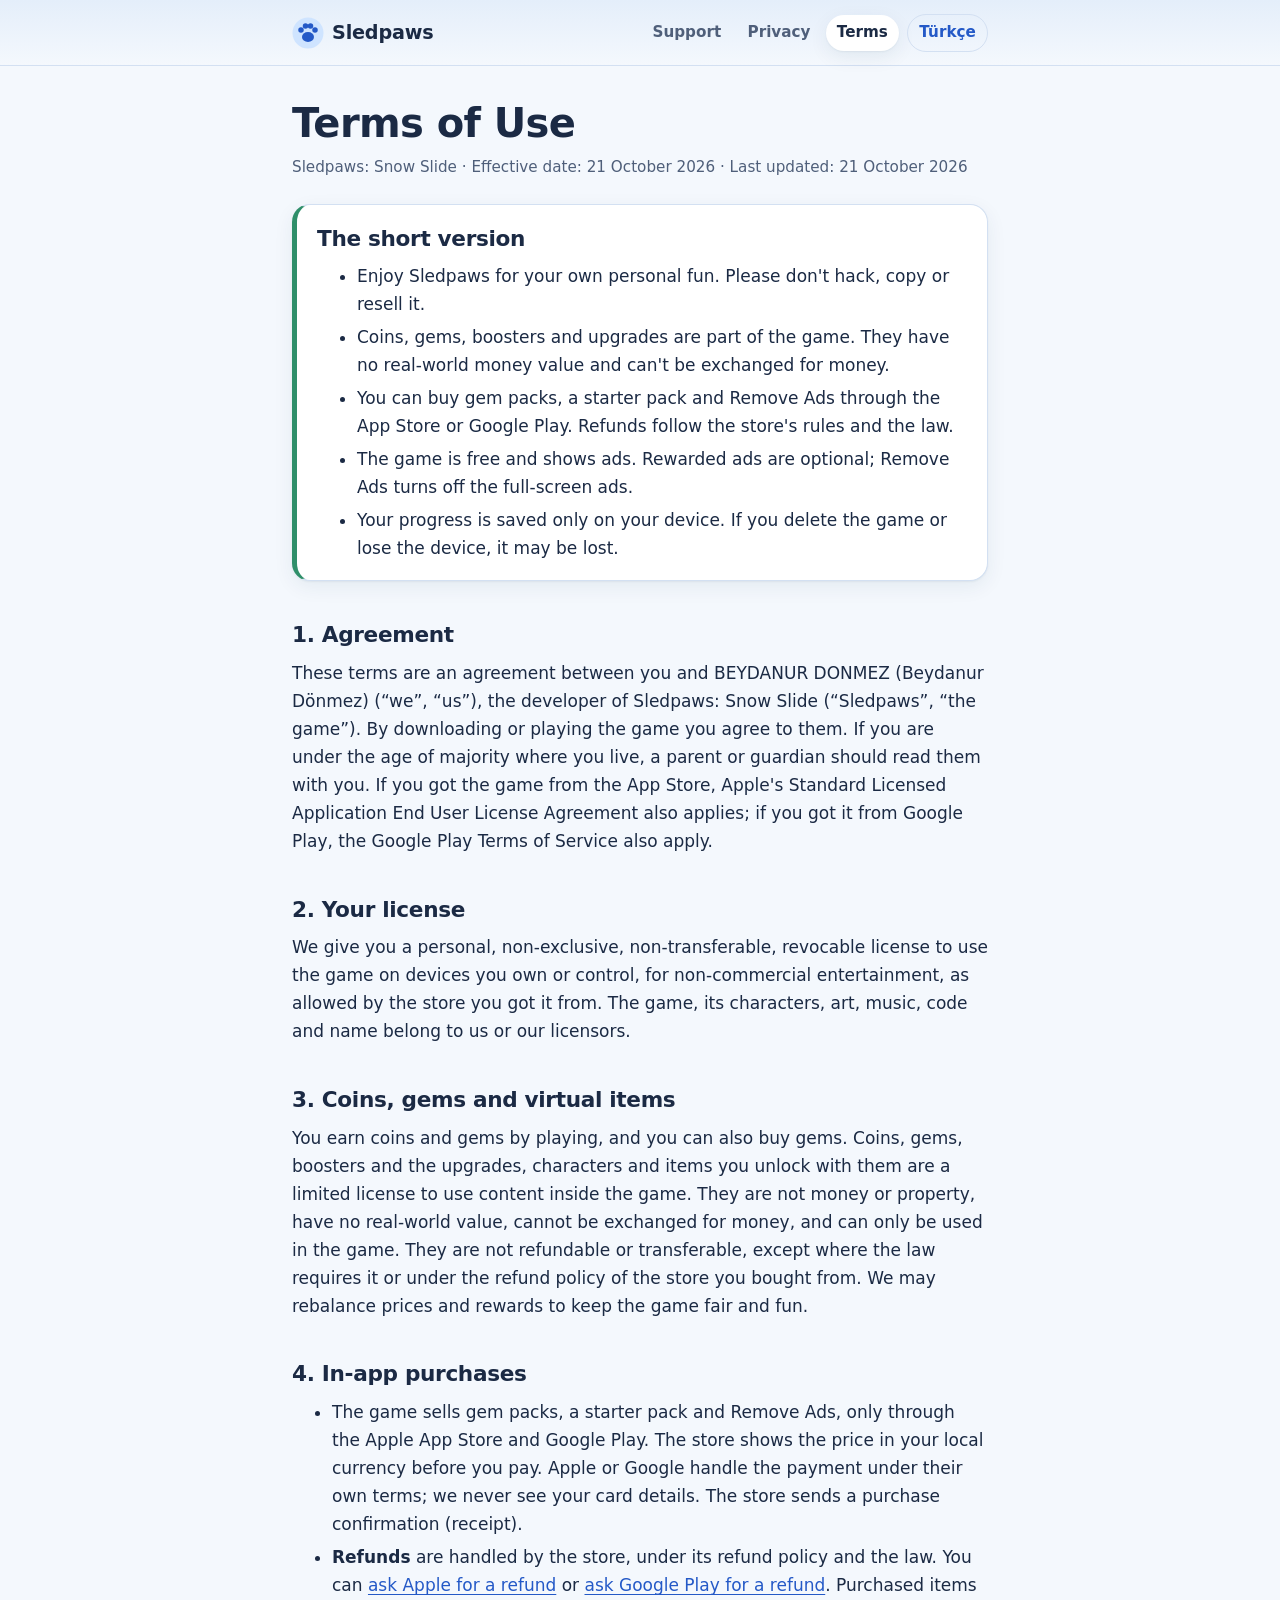
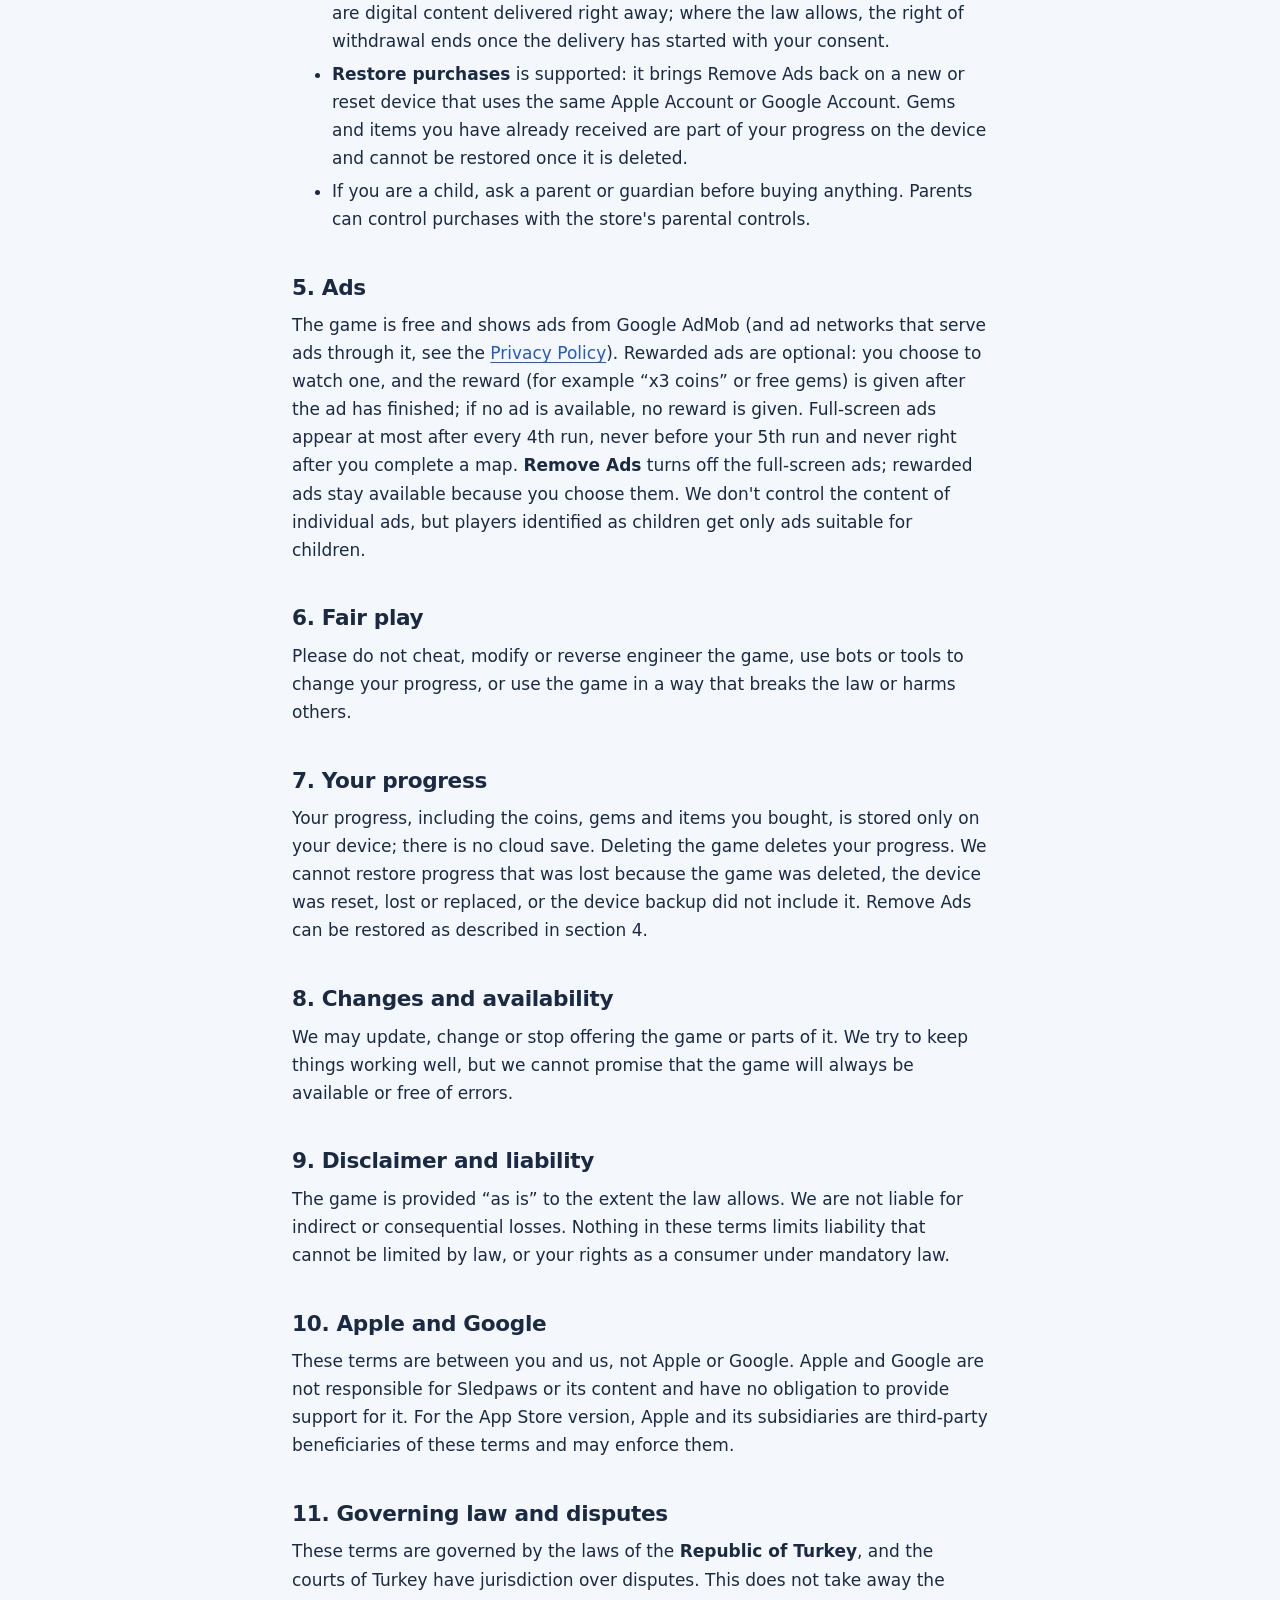
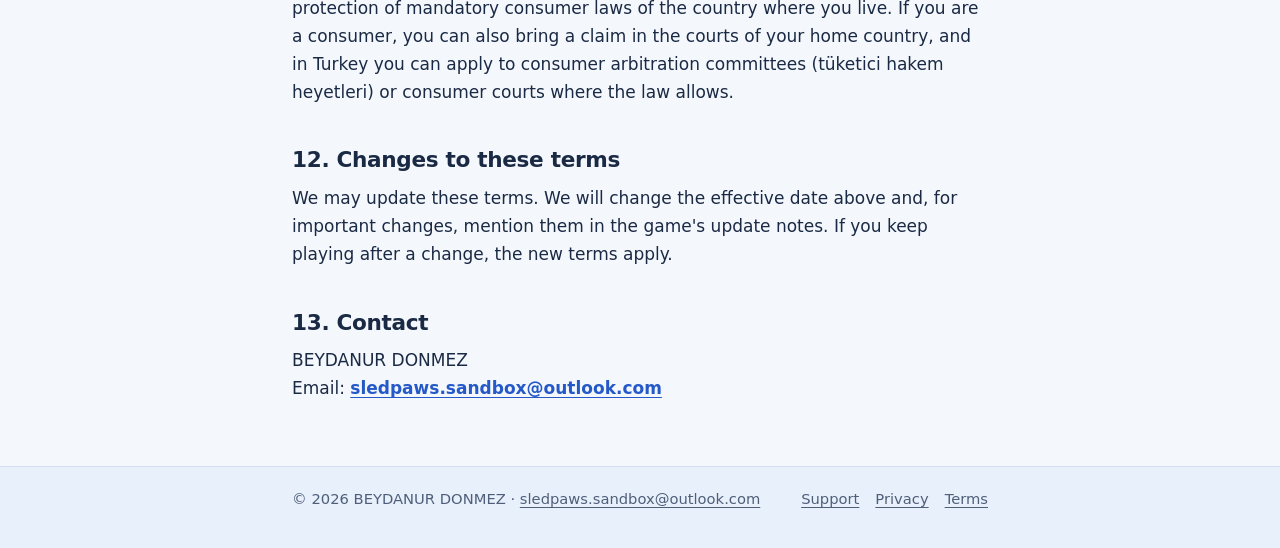
<file: terms/index.html>
<!doctype html>
<html lang="en">
<head>
<meta charset="utf-8">
<meta name="viewport" content="width=device-width, initial-scale=1">
<meta http-equiv="Content-Security-Policy" content="default-src 'none'; style-src 'self'; img-src 'self' data:; base-uri 'none'; form-action 'none'">
<meta name="referrer" content="no-referrer">
<meta name="color-scheme" content="light dark">
<title>Terms of Use · Sledpaws: Snow Slide</title>
<meta name="description" content="Terms of Use for Sledpaws: Snow Slide on the App Store and Google Play: coins and gems, in-app purchases, ads and fair play.">
<link rel="canonical" href="https://beydadonmezz.github.io/sledpaws-site/terms/">
<link rel="alternate" hreflang="en" href="https://beydadonmezz.github.io/sledpaws-site/terms/">
<link rel="alternate" hreflang="tr" href="https://beydadonmezz.github.io/sledpaws-site/tr/terms/">
<link rel="alternate" hreflang="x-default" href="https://beydadonmezz.github.io/sledpaws-site/terms/">
<link rel="icon" href="data:image/svg+xml,%3Csvg%20xmlns%3D%22http%3A%2F%2Fwww.w3.org%2F2000%2Fsvg%22%20viewBox%3D%220%200%2064%2064%22%3E%3Ccircle%20cx%3D%2232%22%20cy%3D%2232%22%20r%3D%2231%22%20fill%3D%22%23cfe4ff%22%2F%3E%3Cellipse%20cx%3D%2232%22%20cy%3D%2240%22%20rx%3D%2212%22%20ry%3D%2210%22%20fill%3D%22%232459c7%22%2F%3E%3Ccircle%20cx%3D%2218%22%20cy%3D%2226%22%20r%3D%225.5%22%20fill%3D%22%232459c7%22%2F%3E%3Ccircle%20cx%3D%2227%22%20cy%3D%2218%22%20r%3D%225.5%22%20fill%3D%22%232459c7%22%2F%3E%3Ccircle%20cx%3D%2237%22%20cy%3D%2218%22%20r%3D%225.5%22%20fill%3D%22%232459c7%22%2F%3E%3Ccircle%20cx%3D%2246%22%20cy%3D%2226%22%20r%3D%225.5%22%20fill%3D%22%232459c7%22%2F%3E%3C%2Fsvg%3E">
<link rel="stylesheet" href="../assets/site.css">
</head>
<body>
<a class="skip" href="#main">Skip to content</a>
<header class="site-header">
  <div class="wrap">
    <a class="brand" href="../" aria-label="Sledpaws home"><svg viewBox="0 0 64 64" aria-hidden="true" focusable="false"><circle cx="32" cy="32" r="31" fill="#cfe4ff"/><ellipse cx="32" cy="40" rx="12" ry="10" fill="#2459c7"/><circle cx="18" cy="26" r="5.5" fill="#2459c7"/><circle cx="27" cy="18" r="5.5" fill="#2459c7"/><circle cx="37" cy="18" r="5.5" fill="#2459c7"/><circle cx="46" cy="26" r="5.5" fill="#2459c7"/></svg><span>Sledpaws</span></a>
    <nav class="site-nav" aria-label="Main">
      <a href="../support/">Support</a>
      <a href="../privacy/">Privacy</a>
      <a href="../terms/" aria-current="page">Terms</a>
      <a class="lang" href="../tr/terms/" hreflang="tr" lang="tr" title="Bu sayfanın Türkçesi">Türkçe</a>
    </nav>
  </div>
</header>
<main id="main" class="wrap">
<h1>Terms of Use</h1>
<p class="meta">Sledpaws: Snow Slide · Effective date: <time datetime="2026-10-21">21 October 2026</time> · Last updated: <time datetime="2026-10-21">21 October 2026</time></p>

<div class="card summary">
  <h2>The short version</h2>
  <ul>
    <li>Enjoy Sledpaws for your own personal fun. Please don't hack, copy or resell it.</li>
    <li>Coins, gems, boosters and upgrades are part of the game. They have no real-world money value and can't be exchanged for money.</li>
    <li>You can buy gem packs, a starter pack and Remove Ads through the App Store or Google Play. Refunds follow the store's rules and the law.</li>
    <li>The game is free and shows ads. Rewarded ads are optional; Remove Ads turns off the full-screen ads.</li>
    <li>Your progress is saved only on your device. If you delete the game or lose the device, it may be lost.</li>
  </ul>
</div>

<h2 id="agreement">1. Agreement</h2>
<p>These terms are an agreement between you and BEYDANUR DONMEZ (Beydanur Dönmez) (“we”, “us”), the developer of Sledpaws: Snow Slide (“Sledpaws”, “the game”). By downloading or playing the game you agree to them. If you are under the age of majority where you live, a parent or guardian should read them with you. If you got the game from the App Store, Apple's Standard Licensed Application End User License Agreement also applies; if you got it from Google Play, the Google Play Terms of Service also apply.</p>

<h2 id="license">2. Your license</h2>
<p>We give you a personal, non-exclusive, non-transferable, revocable license to use the game on devices you own or control, for non-commercial entertainment, as allowed by the store you got it from. The game, its characters, art, music, code and name belong to us or our licensors.</p>

<h2 id="virtual-items">3. Coins, gems and virtual items</h2>
<p>You earn coins and gems by playing, and you can also buy gems. Coins, gems, boosters and the upgrades, characters and items you unlock with them are a limited license to use content inside the game. They are not money or property, have no real-world value, cannot be exchanged for money, and can only be used in the game. They are not refundable or transferable, except where the law requires it or under the refund policy of the store you bought from. We may rebalance prices and rewards to keep the game fair and fun.</p>

<h2 id="purchases">4. In-app purchases</h2>
<ul>
  <li>The game sells gem packs, a starter pack and Remove Ads, only through the Apple App Store and Google Play. The store shows the price in your local currency before you pay. Apple or Google handle the payment under their own terms; we never see your card details. The store sends a purchase confirmation (receipt).</li>
  <li><strong>Refunds</strong> are handled by the store, under its refund policy and the law. You can <a href="https://support.apple.com/en-us/118223">ask Apple for a refund</a> or <a href="https://support.google.com/googleplay/answer/2479637">ask Google Play for a refund</a>. Purchased items are digital content delivered right away; where the law allows, the right of withdrawal ends once the delivery has started with your consent.</li>
  <li><strong>Restore purchases</strong> is supported: it brings Remove Ads back on a new or reset device that uses the same Apple Account or Google Account. Gems and items you have already received are part of your progress on the device and cannot be restored once it is deleted.</li>
  <li>If you are a child, ask a parent or guardian before buying anything. Parents can control purchases with the store's parental controls.</li>
</ul>

<h2 id="ads">5. Ads</h2>
<p>The game is free and shows ads from Google AdMob (and ad networks that serve ads through it, see the <a href="../privacy/#ads">Privacy Policy</a>). Rewarded ads are optional: you choose to watch one, and the reward (for example “x3 coins” or free gems) is given after the ad has finished; if no ad is available, no reward is given. Full-screen ads appear at most after every 4th run, never before your 5th run and never right after you complete a map. <strong>Remove Ads</strong> turns off the full-screen ads; rewarded ads stay available because you choose them. We don't control the content of individual ads, but players identified as children get only ads suitable for children.</p>

<h2 id="acceptable-use">6. Fair play</h2>
<p>Please do not cheat, modify or reverse engineer the game, use bots or tools to change your progress, or use the game in a way that breaks the law or harms others.</p>

<h2 id="progress">7. Your progress</h2>
<p>Your progress, including the coins, gems and items you bought, is stored only on your device; there is no cloud save. Deleting the game deletes your progress. We cannot restore progress that was lost because the game was deleted, the device was reset, lost or replaced, or the device backup did not include it. Remove Ads can be restored as described in section 4.</p>

<h2 id="changes">8. Changes and availability</h2>
<p>We may update, change or stop offering the game or parts of it. We try to keep things working well, but we cannot promise that the game will always be available or free of errors.</p>

<h2 id="disclaimer">9. Disclaimer and liability</h2>
<p>The game is provided “as is” to the extent the law allows. We are not liable for indirect or consequential losses. Nothing in these terms limits liability that cannot be limited by law, or your rights as a consumer under mandatory law.</p>

<h2 id="apple">10. Apple and Google</h2>
<p>These terms are between you and us, not Apple or Google. Apple and Google are not responsible for Sledpaws or its content and have no obligation to provide support for it. For the App Store version, Apple and its subsidiaries are third-party beneficiaries of these terms and may enforce them.</p>

<h2 id="law">11. Governing law and disputes</h2>
<p>These terms are governed by the laws of the <strong>Republic of Turkey</strong>, and the courts of Turkey have jurisdiction over disputes. This does not take away the protection of mandatory consumer laws of the country where you live. If you are a consumer, you can also bring a claim in the courts of your home country, and in Turkey you can apply to consumer arbitration committees (tüketici hakem heyetleri) or consumer courts where the law allows.</p>

<h2 id="updates">12. Changes to these terms</h2>
<p>We may update these terms. We will change the effective date above and, for important changes, mention them in the game's update notes. If you keep playing after a change, the new terms apply.</p>

<h2 id="contact">13. Contact</h2>
<p>BEYDANUR DONMEZ<br>Email: <a class="email" href="mailto:sledpaws.sandbox@outlook.com">sledpaws.sandbox@outlook.com</a></p>
</main>
<footer class="site-footer">
  <div class="wrap">
    <p>© 2026 BEYDANUR DONMEZ · <a href="mailto:sledpaws.sandbox@outlook.com">sledpaws.sandbox@outlook.com</a></p>
    <nav aria-label="Legal and support">
      <a href="../support/">Support</a>
      <a href="../privacy/">Privacy</a>
      <a href="../terms/">Terms</a>
    </nav>
  </div>
</footer>
</body>
</html>
</file>
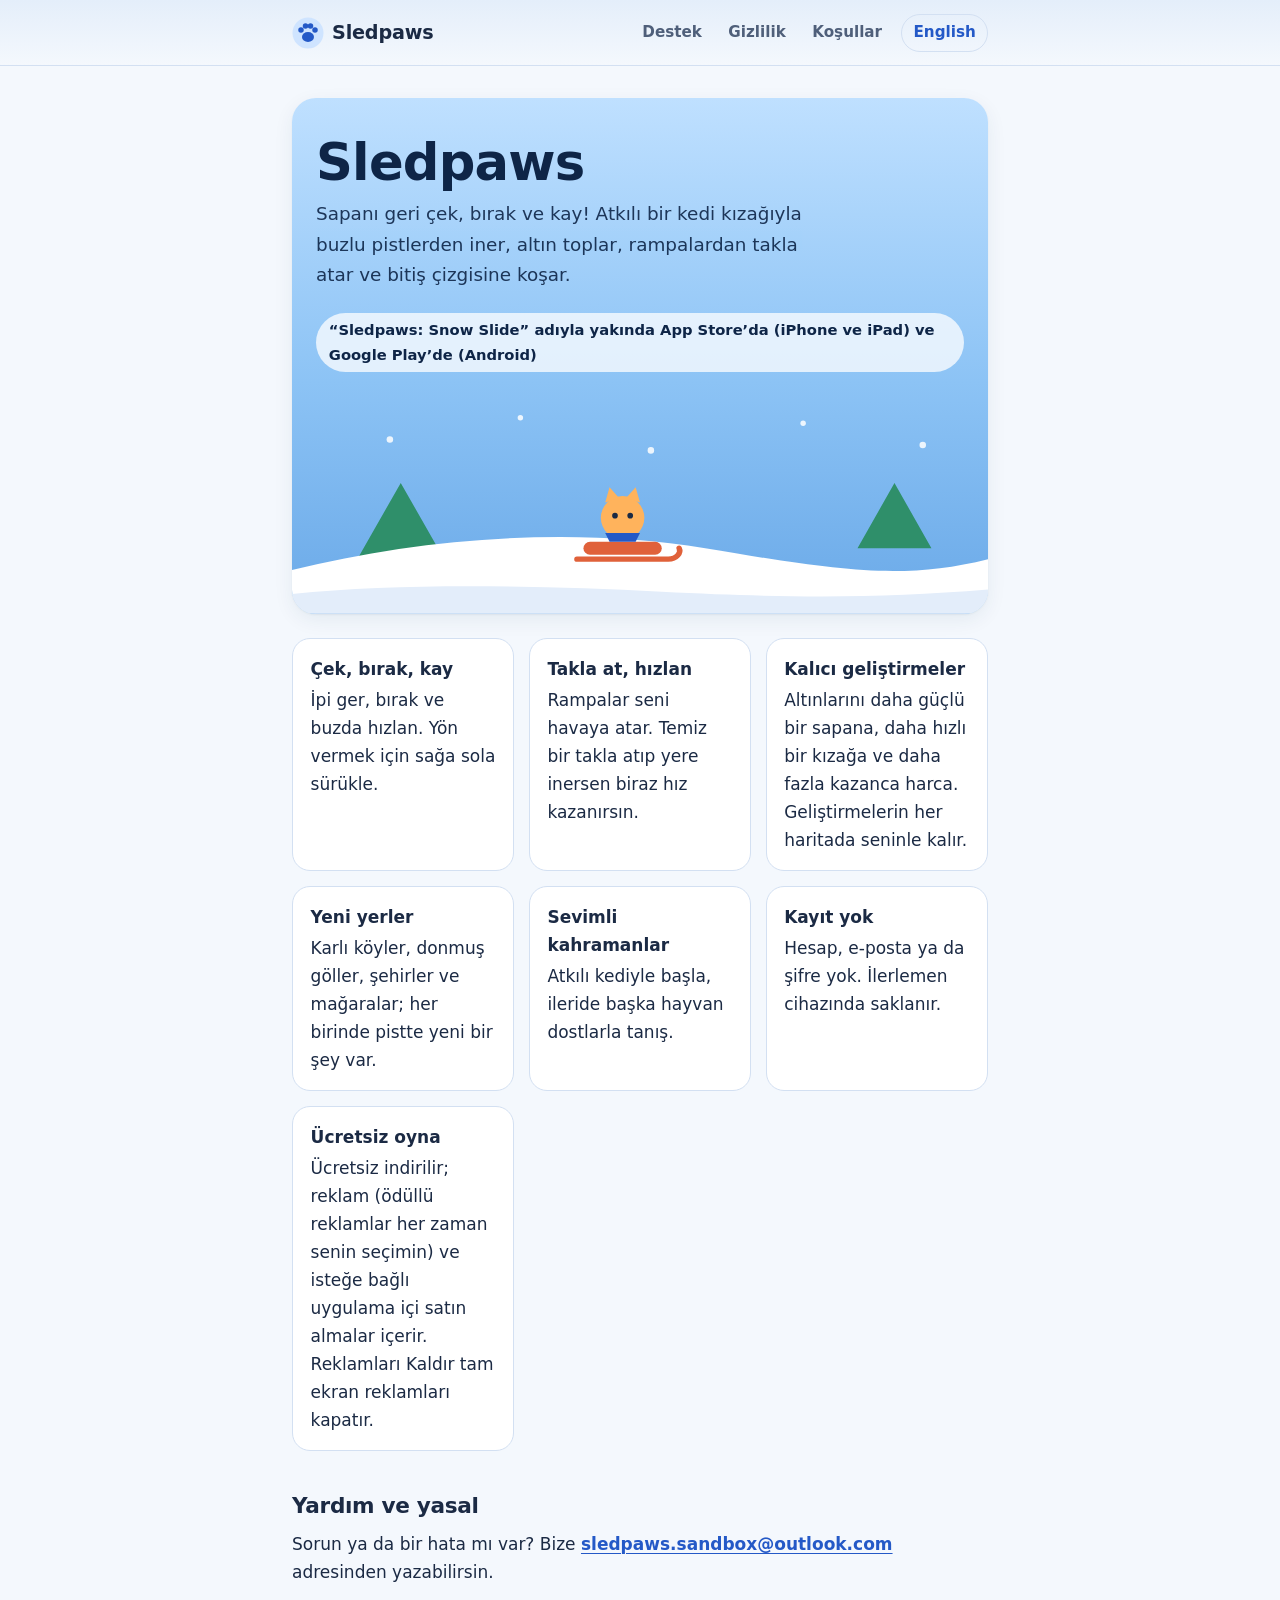
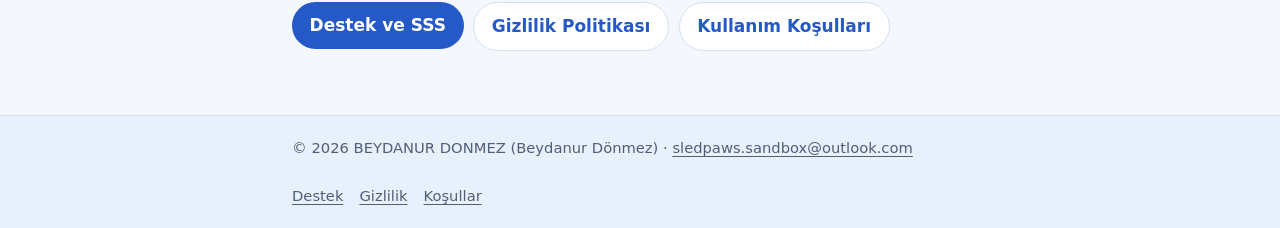
<file: tr/index.html>
<!doctype html>
<html lang="tr">
<head>
<meta charset="utf-8">
<meta name="viewport" content="width=device-width, initial-scale=1">
<meta http-equiv="Content-Security-Policy" content="default-src 'none'; style-src 'self'; img-src 'self' data:; base-uri 'none'; form-action 'none'">
<meta name="referrer" content="no-referrer">
<meta name="color-scheme" content="light dark">
<title>Sledpaws: Snow Slide · iPhone, iPad ve Android için karlı bir kızak oyunu</title>
<meta name="description" content="iPhone, iPad ve Android için Sledpaws: Snow Slide. Sevimli kediyi sapanla kızağa fırlat, buzlu pistlerden kay, altın topla ve bitiş çizgisine ulaş.">
<link rel="canonical" href="https://beydadonmezz.github.io/sledpaws-site/tr/">
<link rel="alternate" hreflang="en" href="https://beydadonmezz.github.io/sledpaws-site/">
<link rel="alternate" hreflang="tr" href="https://beydadonmezz.github.io/sledpaws-site/tr/">
<link rel="alternate" hreflang="x-default" href="https://beydadonmezz.github.io/sledpaws-site/">
<link rel="icon" href="data:image/svg+xml,%3Csvg%20xmlns%3D%22http%3A%2F%2Fwww.w3.org%2F2000%2Fsvg%22%20viewBox%3D%220%200%2064%2064%22%3E%3Ccircle%20cx%3D%2232%22%20cy%3D%2232%22%20r%3D%2231%22%20fill%3D%22%23cfe4ff%22%2F%3E%3Cellipse%20cx%3D%2232%22%20cy%3D%2240%22%20rx%3D%2212%22%20ry%3D%2210%22%20fill%3D%22%232459c7%22%2F%3E%3Ccircle%20cx%3D%2218%22%20cy%3D%2226%22%20r%3D%225.5%22%20fill%3D%22%232459c7%22%2F%3E%3Ccircle%20cx%3D%2227%22%20cy%3D%2218%22%20r%3D%225.5%22%20fill%3D%22%232459c7%22%2F%3E%3Ccircle%20cx%3D%2237%22%20cy%3D%2218%22%20r%3D%225.5%22%20fill%3D%22%232459c7%22%2F%3E%3Ccircle%20cx%3D%2246%22%20cy%3D%2226%22%20r%3D%225.5%22%20fill%3D%22%232459c7%22%2F%3E%3C%2Fsvg%3E">
<link rel="stylesheet" href="../assets/site.css">
</head>
<body>
<a class="skip" href="#main">İçeriğe geç</a>
<header class="site-header">
  <div class="wrap">
    <a class="brand" href="../tr/" aria-current="page" aria-label="Sledpaws ana sayfa"><svg viewBox="0 0 64 64" aria-hidden="true" focusable="false"><circle cx="32" cy="32" r="31" fill="#cfe4ff"/><ellipse cx="32" cy="40" rx="12" ry="10" fill="#2459c7"/><circle cx="18" cy="26" r="5.5" fill="#2459c7"/><circle cx="27" cy="18" r="5.5" fill="#2459c7"/><circle cx="37" cy="18" r="5.5" fill="#2459c7"/><circle cx="46" cy="26" r="5.5" fill="#2459c7"/></svg><span>Sledpaws</span></a>
    <nav class="site-nav" aria-label="Main">
      <a href="../tr/support/">Destek</a>
      <a href="../tr/privacy/">Gizlilik</a>
      <a href="../tr/terms/">Koşullar</a>
      <a class="lang" href="../" hreflang="en" lang="en" title="This page in English">English</a>
    </nav>
  </div>
</header>
<main id="main" class="wrap">
<section class="hero" aria-labelledby="hero-title">
  <h1 id="hero-title">Sledpaws</h1>
  <p class="lead">Sapanı geri çek, bırak ve kay! Atkılı bir kedi kızağıyla buzlu pistlerden iner, altın toplar, rampalardan takla atar ve bitiş çizgisine koşar.</p>
  <span class="badge">“Sledpaws: Snow Slide” adıyla yakında App Store’da (iPhone ve iPad) ve Google Play’de (Android)</span>
  <svg class="scene" viewBox="0 0 640 200" preserveAspectRatio="xMidYMax slice" aria-hidden="true" focusable="false">
    <g class="flakes" fill="#ffffff" fill-opacity=".85"><circle cx="90" cy="40" r="3"/><circle cx="210" cy="20" r="2.5"/><circle cx="330" cy="50" r="3"/><circle cx="470" cy="25" r="2.5"/><circle cx="580" cy="45" r="3"/></g>
    <path d="M60 150 100 80l40 70zM520 140l34-60 34 60z" fill="#2f8f6a"/>
    <path d="M0 160c120-30 260-40 380-20s180 30 260 10V200H0z" fill="#ffffff"/>
    <path d="M0 182c100-10 220-8 340-2s200 6 300-2V200H0z" fill="#e3edfa"/>
    <g class="sled"><path d="M262 150h84c8 0 12-6 10-10" fill="none" stroke="#e0613a" stroke-width="5" stroke-linecap="round"/>
      <rect x="268" y="134" width="72" height="12" rx="6" fill="#e0613a"/>
      <circle cx="304" cy="112" r="20" fill="#ffb35c"/><path d="M288 98l4-14 9 10zM320 98l-4-14-9 10z" fill="#ffb35c"/>
      <circle cx="297" cy="110" r="2.6" fill="#1b2a44"/><circle cx="311" cy="110" r="2.6" fill="#1b2a44"/>
      <path d="M288 126h32l-4 8h-24z" fill="#2459c7"/></g>
  </svg>
</section>

<ul class="features">
  <li><strong>Çek, bırak, kay</strong>İpi ger, bırak ve buzda hızlan. Yön vermek için sağa sola sürükle.</li>
  <li><strong>Takla at, hızlan</strong>Rampalar seni havaya atar. Temiz bir takla atıp yere inersen biraz hız kazanırsın.</li>
  <li><strong>Kalıcı geliştirmeler</strong>Altınlarını daha güçlü bir sapana, daha hızlı bir kızağa ve daha fazla kazanca harca. Geliştirmelerin her haritada seninle kalır.</li>
  <li><strong>Yeni yerler</strong>Karlı köyler, donmuş göller, şehirler ve mağaralar; her birinde pistte yeni bir şey var.</li>
  <li><strong>Sevimli kahramanlar</strong>Atkılı kediyle başla, ileride başka hayvan dostlarla tanış.</li>
  <li><strong>Kayıt yok</strong>Hesap, e-posta ya da şifre yok. İlerlemen cihazında saklanır.</li>
  <li><strong>Ücretsiz oyna</strong>Ücretsiz indirilir; reklam (ödüllü reklamlar her zaman senin seçimin) ve isteğe bağlı uygulama içi satın almalar içerir. Reklamları Kaldır tam ekran reklamları kapatır.</li>
</ul>

<h2>Yardım ve yasal</h2>
<p>Sorun ya da bir hata mı var? Bize <a class="email" href="mailto:sledpaws.sandbox@outlook.com">sledpaws.sandbox@outlook.com</a> adresinden yazabilirsin.</p>
<ul class="links">
  <li><a class="button" href="./support/">Destek ve SSS</a></li>
  <li><a class="button secondary" href="./privacy/">Gizlilik Politikası</a></li>
  <li><a class="button secondary" href="./terms/">Kullanım Koşulları</a></li>
</ul>
</main>
<footer class="site-footer">
  <div class="wrap">
    <p>© 2026 BEYDANUR DONMEZ (Beydanur Dönmez) · <a href="mailto:sledpaws.sandbox@outlook.com">sledpaws.sandbox@outlook.com</a></p>
    <nav aria-label="Yasal ve destek">
      <a href="../tr/support/">Destek</a>
      <a href="../tr/privacy/">Gizlilik</a>
      <a href="../tr/terms/">Koşullar</a>
    </nav>
  </div>
</footer>
</body>
</html>
</file>
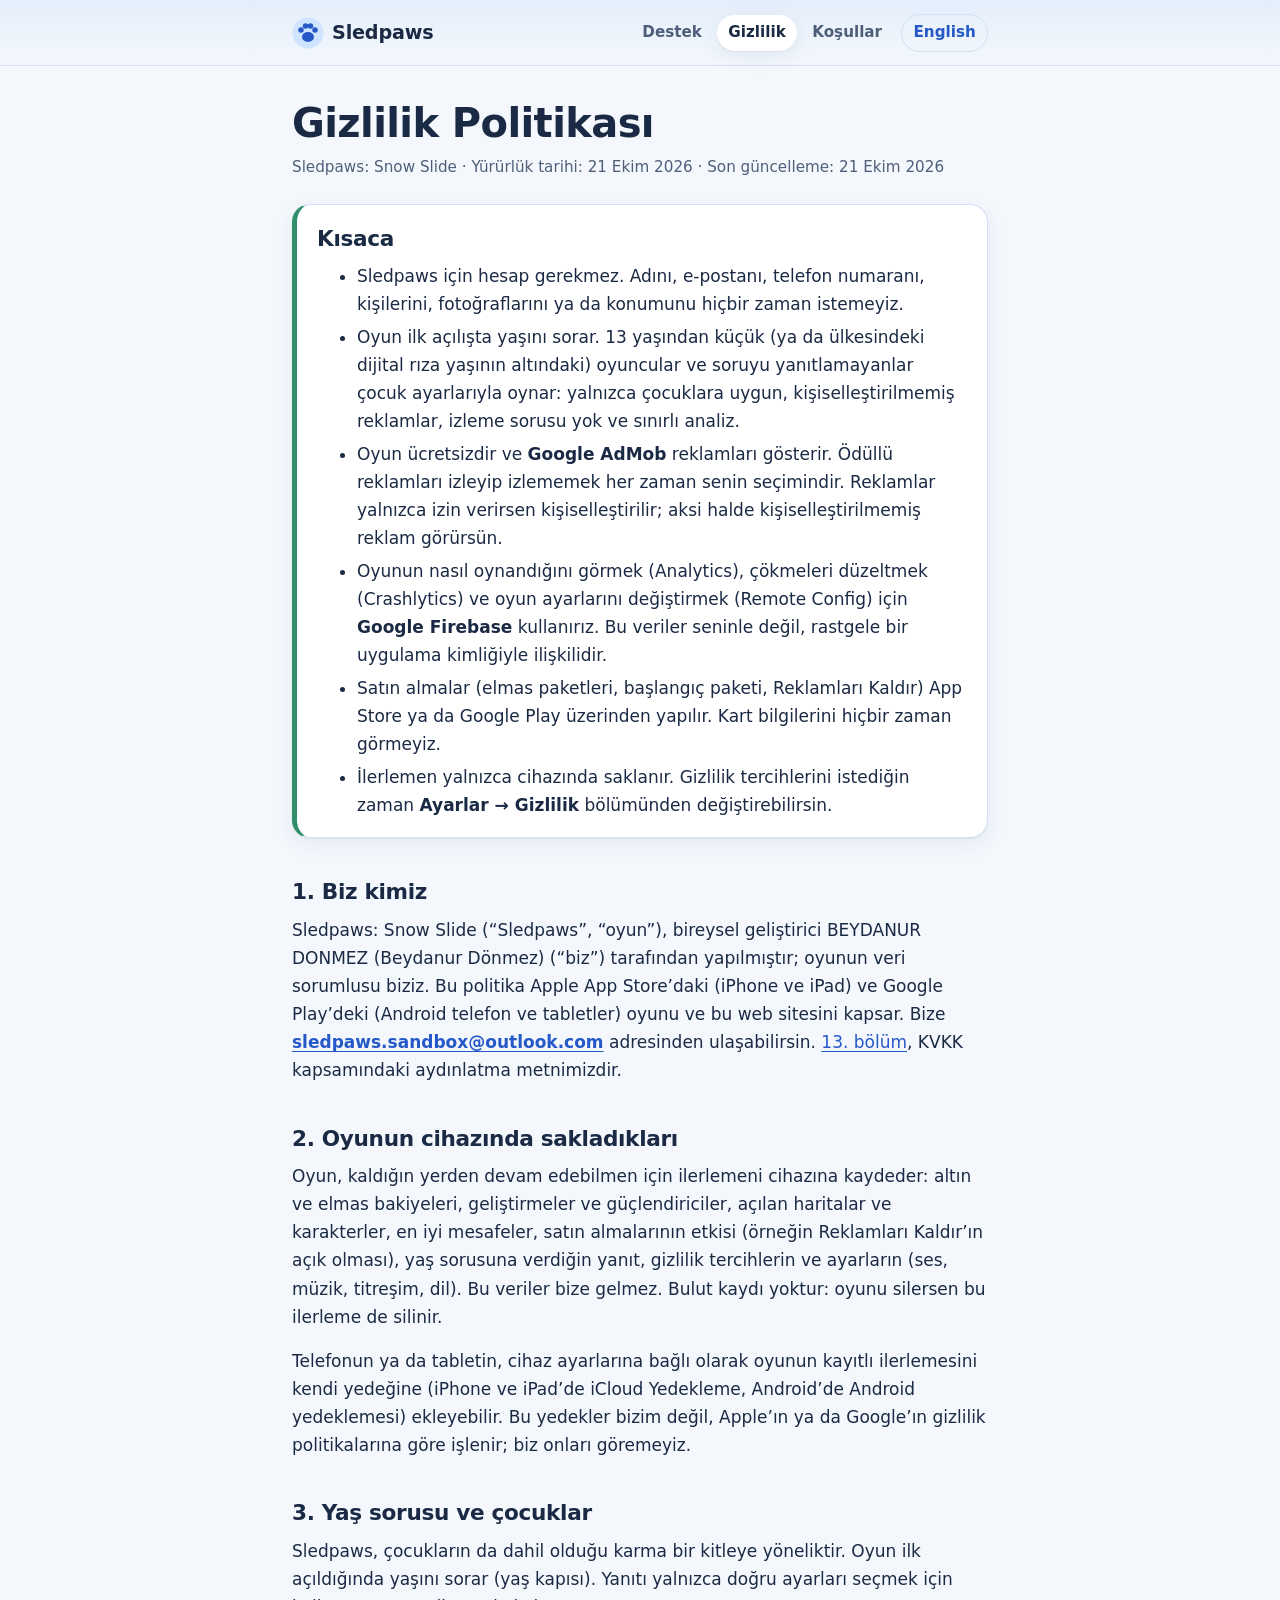
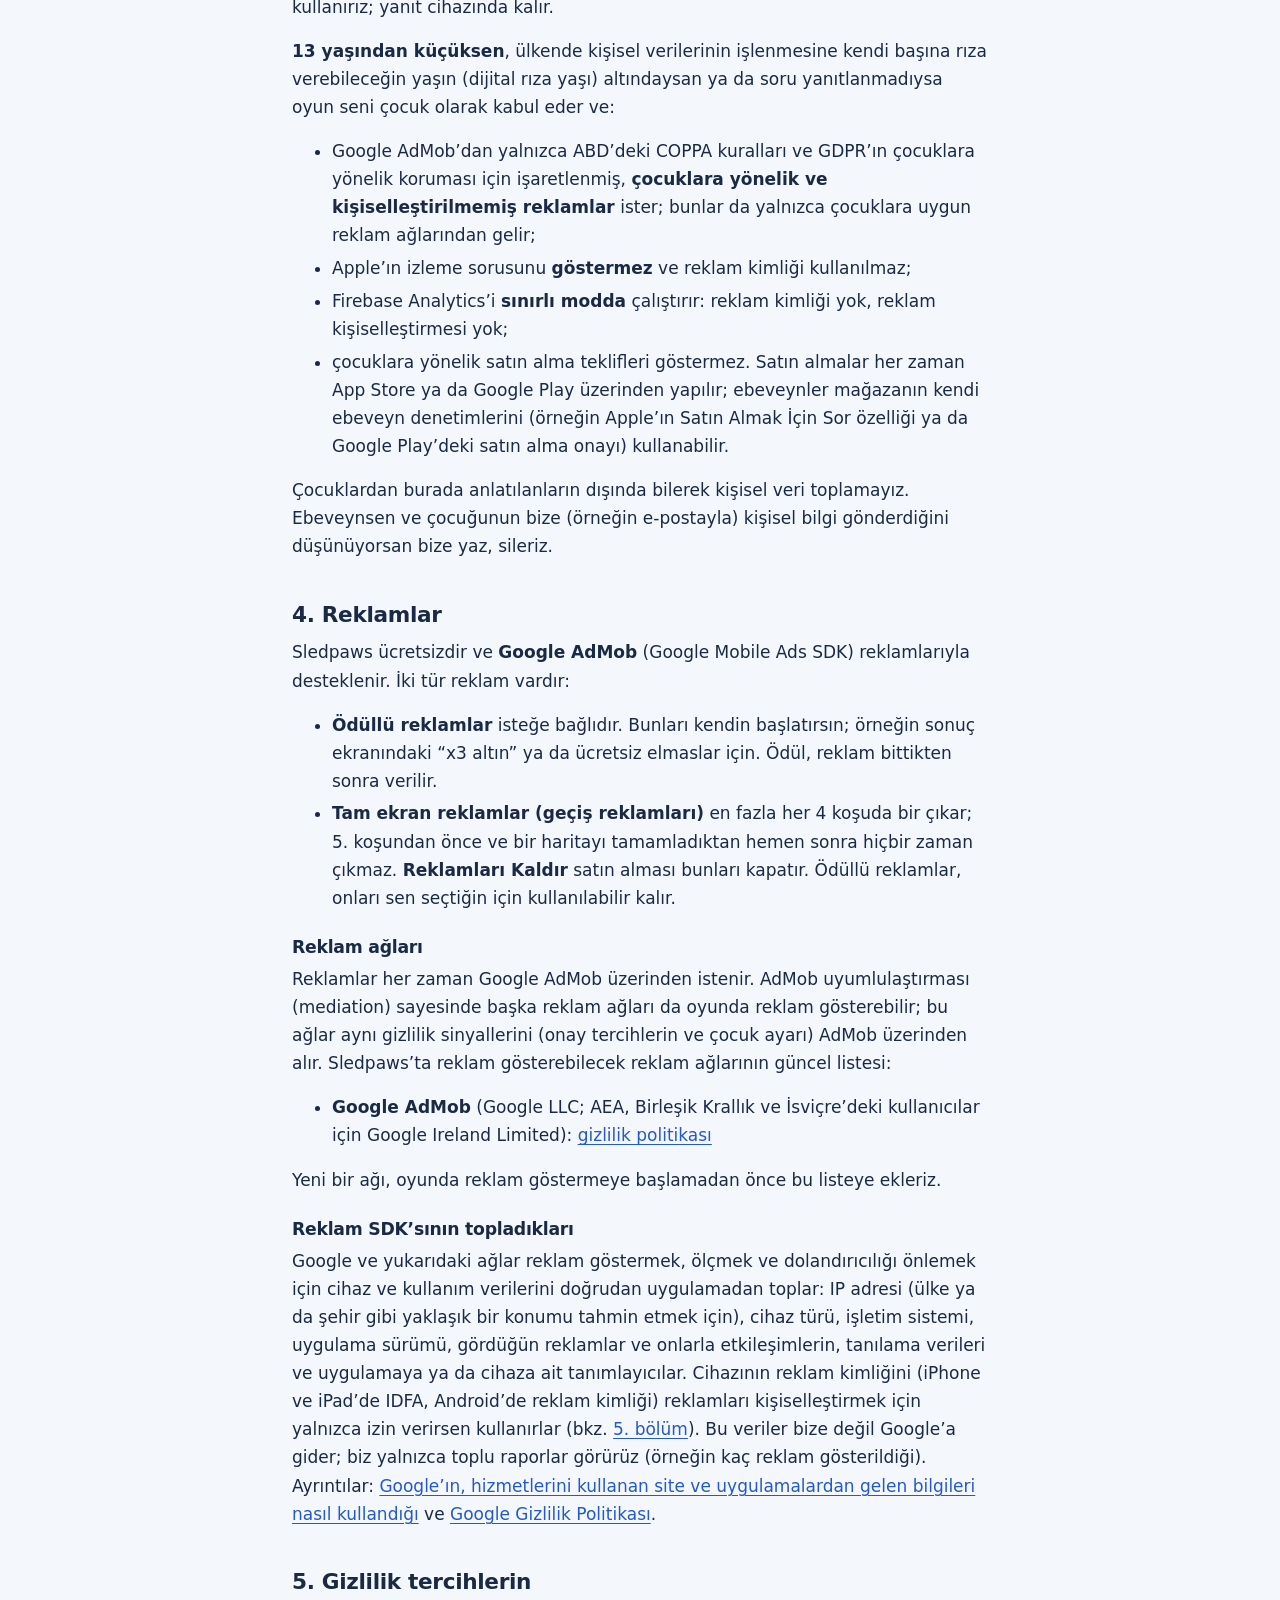
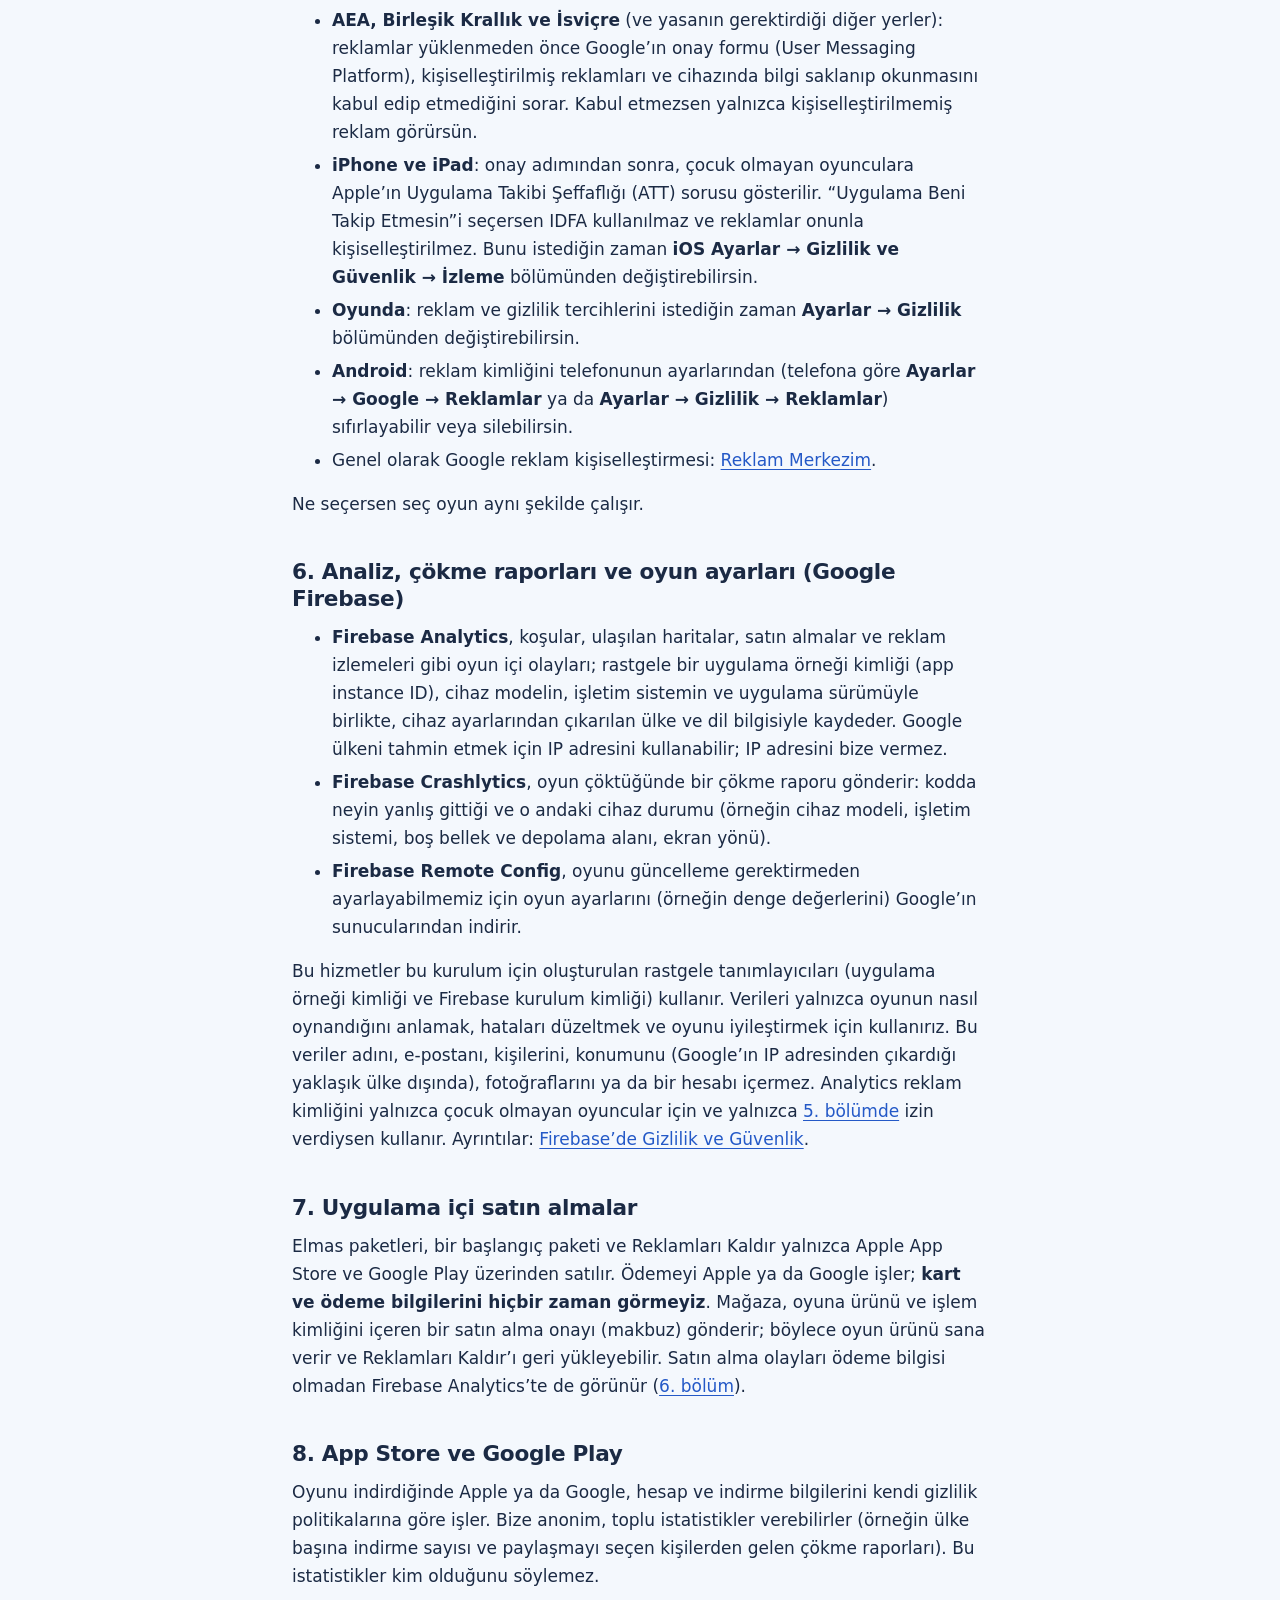
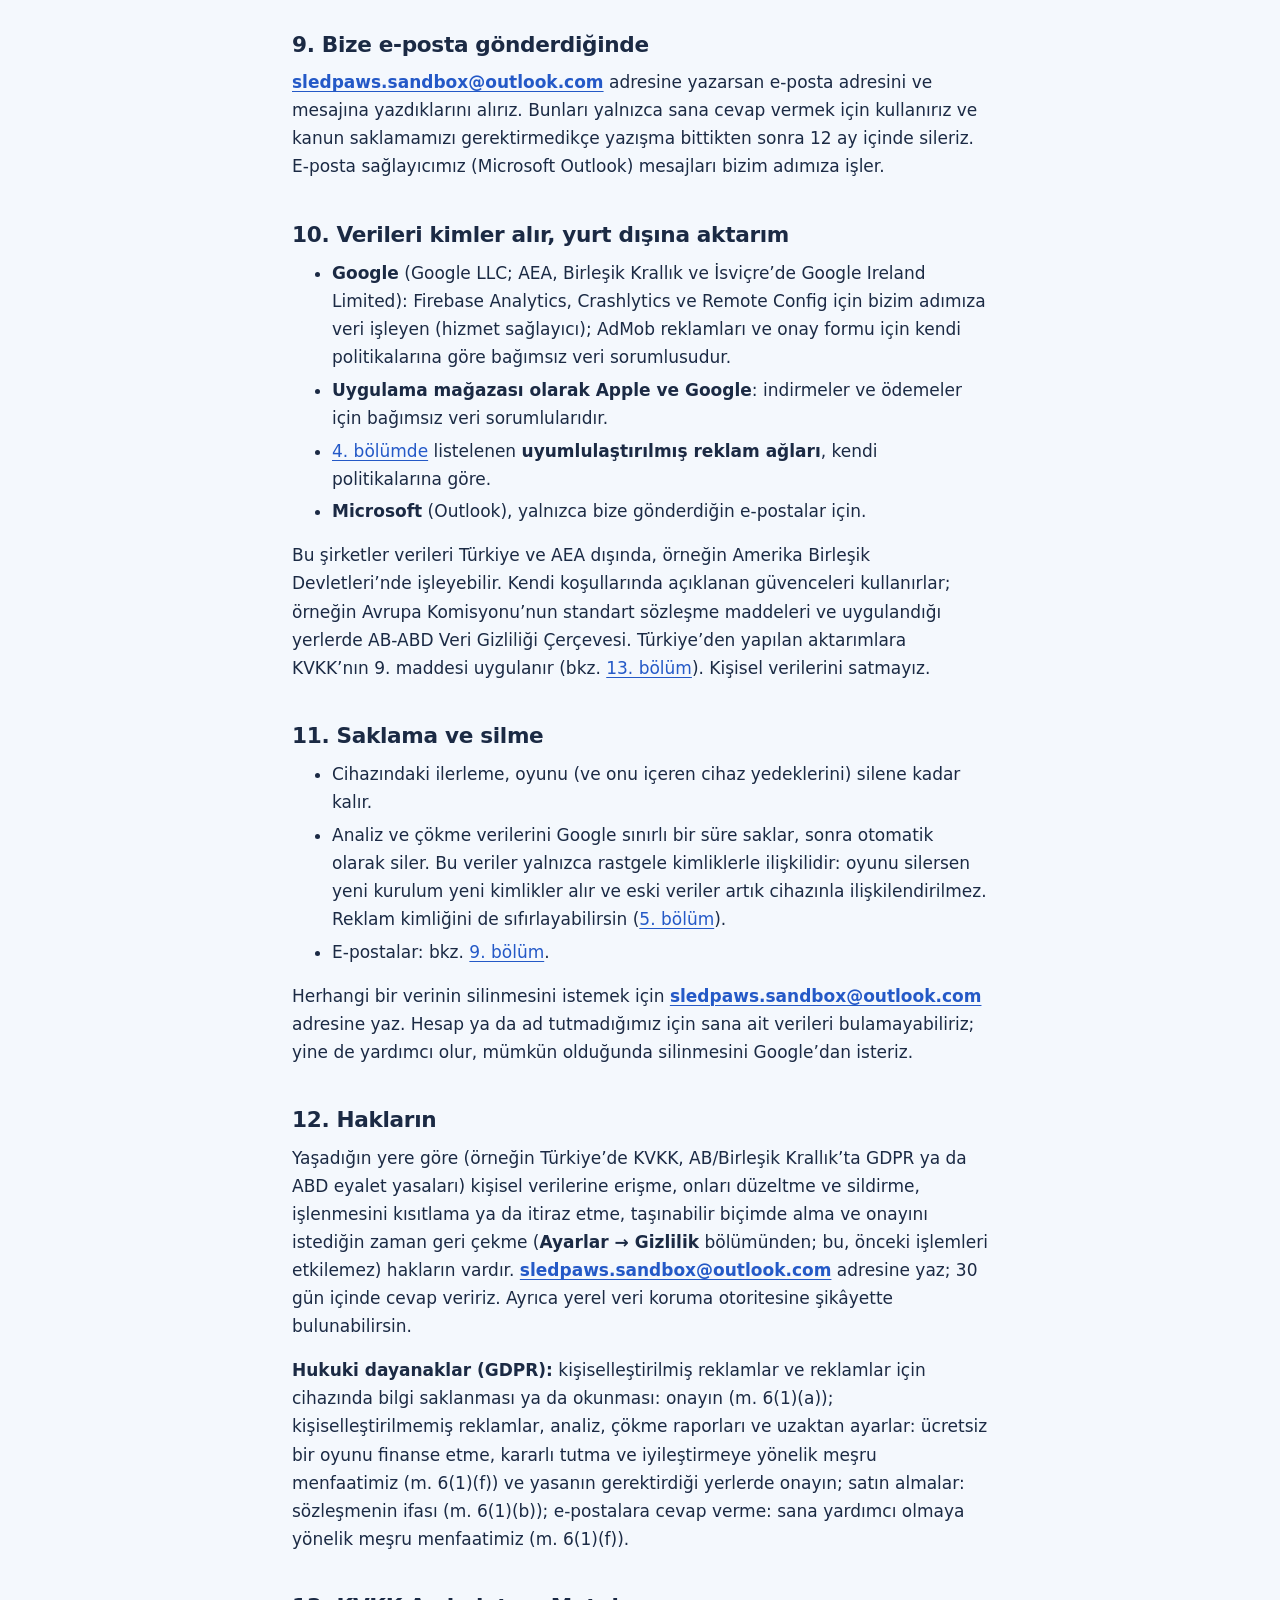
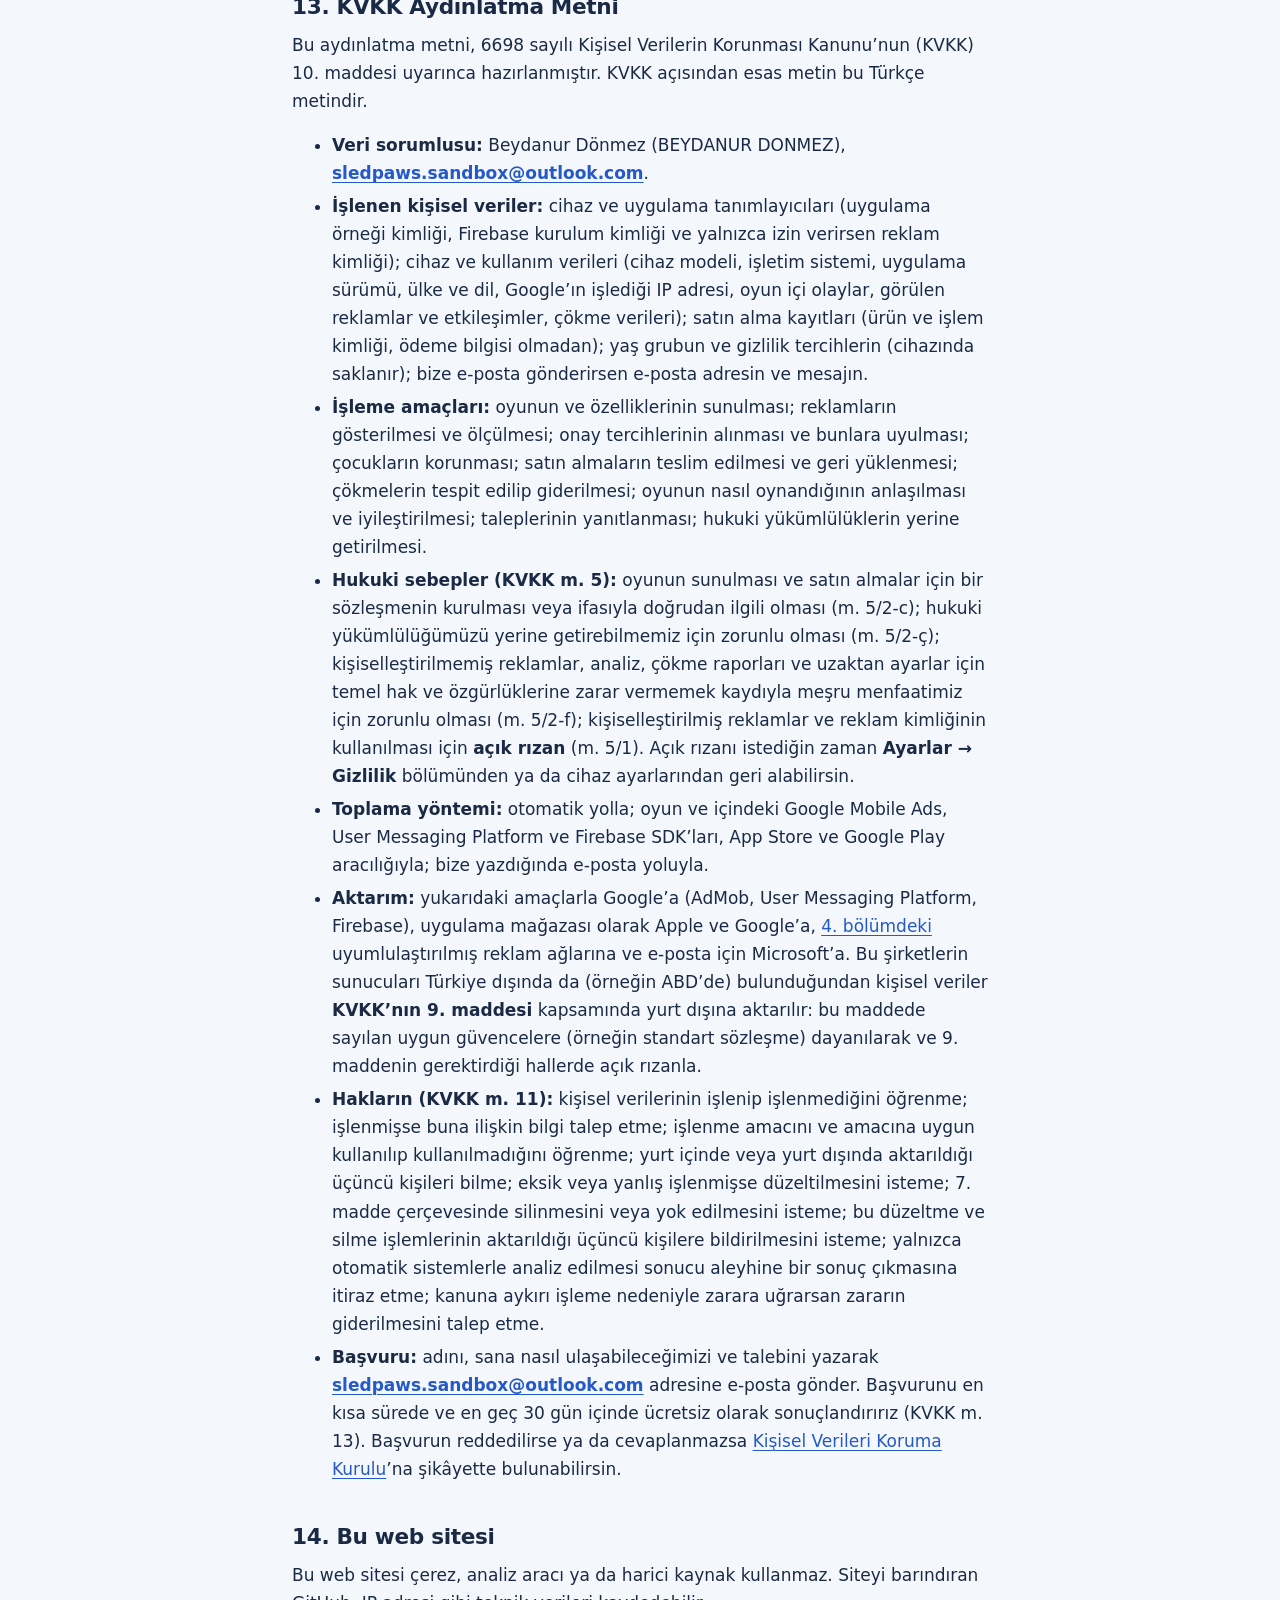
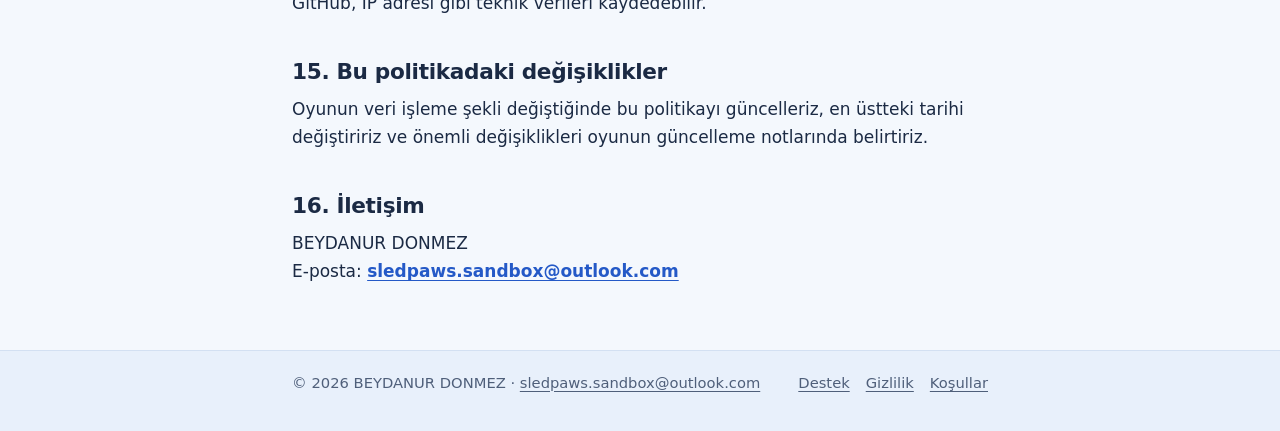
<file: tr/privacy/index.html>
<!doctype html>
<html lang="tr">
<head>
<meta charset="utf-8">
<meta name="viewport" content="width=device-width, initial-scale=1">
<meta http-equiv="Content-Security-Policy" content="default-src 'none'; style-src 'self'; img-src 'self' data:; base-uri 'none'; form-action 'none'">
<meta name="referrer" content="no-referrer">
<meta name="color-scheme" content="light dark">
<title>Gizlilik Politikası · Sledpaws: Snow Slide</title>
<meta name="description" content="App Store ve Google Play’deki Sledpaws: Snow Slide için Gizlilik Politikası: hesap yok; onay seçenekleriyle Google AdMob reklamları, Firebase analiz ve çökme raporları, uygulama içi satın almalar, çocuklar ve KVKK Aydınlatma Metni.">
<link rel="canonical" href="https://beydadonmezz.github.io/sledpaws-site/tr/privacy/">
<link rel="alternate" hreflang="en" href="https://beydadonmezz.github.io/sledpaws-site/privacy/">
<link rel="alternate" hreflang="tr" href="https://beydadonmezz.github.io/sledpaws-site/tr/privacy/">
<link rel="alternate" hreflang="x-default" href="https://beydadonmezz.github.io/sledpaws-site/privacy/">
<link rel="icon" href="data:image/svg+xml,%3Csvg%20xmlns%3D%22http%3A%2F%2Fwww.w3.org%2F2000%2Fsvg%22%20viewBox%3D%220%200%2064%2064%22%3E%3Ccircle%20cx%3D%2232%22%20cy%3D%2232%22%20r%3D%2231%22%20fill%3D%22%23cfe4ff%22%2F%3E%3Cellipse%20cx%3D%2232%22%20cy%3D%2240%22%20rx%3D%2212%22%20ry%3D%2210%22%20fill%3D%22%232459c7%22%2F%3E%3Ccircle%20cx%3D%2218%22%20cy%3D%2226%22%20r%3D%225.5%22%20fill%3D%22%232459c7%22%2F%3E%3Ccircle%20cx%3D%2227%22%20cy%3D%2218%22%20r%3D%225.5%22%20fill%3D%22%232459c7%22%2F%3E%3Ccircle%20cx%3D%2237%22%20cy%3D%2218%22%20r%3D%225.5%22%20fill%3D%22%232459c7%22%2F%3E%3Ccircle%20cx%3D%2246%22%20cy%3D%2226%22%20r%3D%225.5%22%20fill%3D%22%232459c7%22%2F%3E%3C%2Fsvg%3E">
<link rel="stylesheet" href="../../assets/site.css">
</head>
<body>
<a class="skip" href="#main">İçeriğe geç</a>
<header class="site-header">
  <div class="wrap">
    <a class="brand" href="../../tr/" aria-label="Sledpaws ana sayfa"><svg viewBox="0 0 64 64" aria-hidden="true" focusable="false"><circle cx="32" cy="32" r="31" fill="#cfe4ff"/><ellipse cx="32" cy="40" rx="12" ry="10" fill="#2459c7"/><circle cx="18" cy="26" r="5.5" fill="#2459c7"/><circle cx="27" cy="18" r="5.5" fill="#2459c7"/><circle cx="37" cy="18" r="5.5" fill="#2459c7"/><circle cx="46" cy="26" r="5.5" fill="#2459c7"/></svg><span>Sledpaws</span></a>
    <nav class="site-nav" aria-label="Main">
      <a href="../../tr/support/">Destek</a>
      <a href="../../tr/privacy/" aria-current="page">Gizlilik</a>
      <a href="../../tr/terms/">Koşullar</a>
      <a class="lang" href="../../privacy/" hreflang="en" lang="en" title="This page in English">English</a>
    </nav>
  </div>
</header>
<main id="main" class="wrap">
<h1>Gizlilik Politikası</h1>
<p class="meta">Sledpaws: Snow Slide · Yürürlük tarihi: <time datetime="2026-10-21">21 Ekim 2026</time> · Son güncelleme: <time datetime="2026-10-21">21 Ekim 2026</time></p>

<div class="card summary">
  <h2>Kısaca</h2>
  <ul>
    <li>Sledpaws için hesap gerekmez. Adını, e-postanı, telefon numaranı, kişilerini, fotoğraflarını ya da konumunu hiçbir zaman istemeyiz.</li>
    <li>Oyun ilk açılışta yaşını sorar. 13 yaşından küçük (ya da ülkesindeki dijital rıza yaşının altındaki) oyuncular ve soruyu yanıtlamayanlar çocuk ayarlarıyla oynar: yalnızca çocuklara uygun, kişiselleştirilmemiş reklamlar, izleme sorusu yok ve sınırlı analiz.</li>
    <li>Oyun ücretsizdir ve <strong>Google AdMob</strong> reklamları gösterir. Ödüllü reklamları izleyip izlememek her zaman senin seçimindir. Reklamlar yalnızca izin verirsen kişiselleştirilir; aksi halde kişiselleştirilmemiş reklam görürsün.</li>
    <li>Oyunun nasıl oynandığını görmek (Analytics), çökmeleri düzeltmek (Crashlytics) ve oyun ayarlarını değiştirmek (Remote Config) için <strong>Google Firebase</strong> kullanırız. Bu veriler seninle değil, rastgele bir uygulama kimliğiyle ilişkilidir.</li>
    <li>Satın almalar (elmas paketleri, başlangıç paketi, Reklamları Kaldır) App Store ya da Google Play üzerinden yapılır. Kart bilgilerini hiçbir zaman görmeyiz.</li>
    <li>İlerlemen yalnızca cihazında saklanır. Gizlilik tercihlerini istediğin zaman <span class="path">Ayarlar → Gizlilik</span> bölümünden değiştirebilirsin.</li>
  </ul>
</div>

<h2 id="who">1. Biz kimiz</h2>
<p>Sledpaws: Snow Slide (“Sledpaws”, “oyun”), bireysel geliştirici BEYDANUR DONMEZ (Beydanur Dönmez) (“biz”) tarafından yapılmıştır; oyunun veri sorumlusu biziz. Bu politika Apple App Store’daki (iPhone ve iPad) ve Google Play’deki (Android telefon ve tabletler) oyunu ve bu web sitesini kapsar. Bize <a class="email" href="mailto:sledpaws.sandbox@outlook.com">sledpaws.sandbox@outlook.com</a> adresinden ulaşabilirsin. <a href="#kvkk">13. bölüm</a>, KVKK kapsamındaki aydınlatma metnimizdir.</p>

<h2 id="data">2. Oyunun cihazında sakladıkları</h2>
<p>Oyun, kaldığın yerden devam edebilmen için ilerlemeni cihazına kaydeder: altın ve elmas bakiyeleri, geliştirmeler ve güçlendiriciler, açılan haritalar ve karakterler, en iyi mesafeler, satın almalarının etkisi (örneğin Reklamları Kaldır’ın açık olması), yaş sorusuna verdiğin yanıt, gizlilik tercihlerin ve ayarların (ses, müzik, titreşim, dil). Bu veriler bize gelmez. Bulut kaydı yoktur: oyunu silersen bu ilerleme de silinir.</p>
<p id="backup">Telefonun ya da tabletin, cihaz ayarlarına bağlı olarak oyunun kayıtlı ilerlemesini kendi yedeğine (iPhone ve iPad’de iCloud Yedekleme, Android’de Android yedeklemesi) ekleyebilir. Bu yedekler bizim değil, Apple’ın ya da Google’ın gizlilik politikalarına göre işlenir; biz onları göremeyiz.</p>

<h2 id="age">3. Yaş sorusu ve çocuklar</h2>
<p>Sledpaws, çocukların da dahil olduğu karma bir kitleye yöneliktir. Oyun ilk açıldığında yaşını sorar (yaş kapısı). Yanıtı yalnızca doğru ayarları seçmek için kullanırız; yanıt cihazında kalır.</p>
<p><strong>13 yaşından küçüksen</strong>, ülkende kişisel verilerinin işlenmesine kendi başına rıza verebileceğin yaşın (dijital rıza yaşı) altındaysan ya da soru yanıtlanmadıysa oyun seni çocuk olarak kabul eder ve:</p>
<ul>
  <li>Google AdMob’dan yalnızca ABD’deki COPPA kuralları ve GDPR’ın çocuklara yönelik koruması için işaretlenmiş, <strong>çocuklara yönelik ve kişiselleştirilmemiş reklamlar</strong> ister; bunlar da yalnızca çocuklara uygun reklam ağlarından gelir;</li>
  <li>Apple’ın izleme sorusunu <strong>göstermez</strong> ve reklam kimliği kullanılmaz;</li>
  <li>Firebase Analytics’i <strong>sınırlı modda</strong> çalıştırır: reklam kimliği yok, reklam kişiselleştirmesi yok;</li>
  <li>çocuklara yönelik satın alma teklifleri göstermez. Satın almalar her zaman App Store ya da Google Play üzerinden yapılır; ebeveynler mağazanın kendi ebeveyn denetimlerini (örneğin Apple’ın Satın Almak İçin Sor özelliği ya da Google Play’deki satın alma onayı) kullanabilir.</li>
</ul>
<p>Çocuklardan burada anlatılanların dışında bilerek kişisel veri toplamayız. Ebeveynsen ve çocuğunun bize (örneğin e-postayla) kişisel bilgi gönderdiğini düşünüyorsan bize yaz, sileriz.</p>

<h2 id="ads">4. Reklamlar</h2>
<p>Sledpaws ücretsizdir ve <strong>Google AdMob</strong> (Google Mobile Ads SDK) reklamlarıyla desteklenir. İki tür reklam vardır:</p>
<ul>
  <li><strong>Ödüllü reklamlar</strong> isteğe bağlıdır. Bunları kendin başlatırsın; örneğin sonuç ekranındaki “x3 altın” ya da ücretsiz elmaslar için. Ödül, reklam bittikten sonra verilir.</li>
  <li><strong>Tam ekran reklamlar (geçiş reklamları)</strong> en fazla her 4 koşuda bir çıkar; 5. koşundan önce ve bir haritayı tamamladıktan hemen sonra hiçbir zaman çıkmaz. <strong>Reklamları Kaldır</strong> satın alması bunları kapatır. Ödüllü reklamlar, onları sen seçtiğin için kullanılabilir kalır.</li>
</ul>
<h3 id="ad-networks">Reklam ağları</h3>
<p>Reklamlar her zaman Google AdMob üzerinden istenir. AdMob uyumlulaştırması (mediation) sayesinde başka reklam ağları da oyunda reklam gösterebilir; bu ağlar aynı gizlilik sinyallerini (onay tercihlerin ve çocuk ayarı) AdMob üzerinden alır. Sledpaws’ta reklam gösterebilecek reklam ağlarının güncel listesi:</p>
<ul>
  <li><strong>Google AdMob</strong> (Google LLC; AEA, Birleşik Krallık ve İsviçre’deki kullanıcılar için Google Ireland Limited): <a href="https://policies.google.com/privacy?hl=tr">gizlilik politikası</a></li>
</ul>
<p>Yeni bir ağı, oyunda reklam göstermeye başlamadan önce bu listeye ekleriz.</p>
<h3 id="ad-data">Reklam SDK’sının topladıkları</h3>
<p>Google ve yukarıdaki ağlar reklam göstermek, ölçmek ve dolandırıcılığı önlemek için cihaz ve kullanım verilerini doğrudan uygulamadan toplar: IP adresi (ülke ya da şehir gibi yaklaşık bir konumu tahmin etmek için), cihaz türü, işletim sistemi, uygulama sürümü, gördüğün reklamlar ve onlarla etkileşimlerin, tanılama verileri ve uygulamaya ya da cihaza ait tanımlayıcılar. Cihazının reklam kimliğini (iPhone ve iPad’de IDFA, Android’de reklam kimliği) reklamları kişiselleştirmek için yalnızca izin verirsen kullanırlar (bkz. <a href="#choices">5. bölüm</a>). Bu veriler bize değil Google’a gider; biz yalnızca toplu raporlar görürüz (örneğin kaç reklam gösterildiği). Ayrıntılar: <a href="https://policies.google.com/technologies/partner-sites?hl=tr">Google’ın, hizmetlerini kullanan site ve uygulamalardan gelen bilgileri nasıl kullandığı</a> ve <a href="https://policies.google.com/privacy?hl=tr">Google Gizlilik Politikası</a>.</p>

<h2 id="choices">5. Gizlilik tercihlerin</h2>
<ul>
  <li><strong>AEA, Birleşik Krallık ve İsviçre</strong> (ve yasanın gerektirdiği diğer yerler): reklamlar yüklenmeden önce Google’ın onay formu (User Messaging Platform), kişiselleştirilmiş reklamları ve cihazında bilgi saklanıp okunmasını kabul edip etmediğini sorar. Kabul etmezsen yalnızca kişiselleştirilmemiş reklam görürsün.</li>
  <li><strong>iPhone ve iPad</strong>: onay adımından sonra, çocuk olmayan oyunculara Apple’ın Uygulama Takibi Şeffaflığı (ATT) sorusu gösterilir. “Uygulama Beni Takip Etmesin”i seçersen IDFA kullanılmaz ve reklamlar onunla kişiselleştirilmez. Bunu istediğin zaman <span class="path">iOS Ayarlar → Gizlilik ve Güvenlik → İzleme</span> bölümünden değiştirebilirsin.</li>
  <li><strong>Oyunda</strong>: reklam ve gizlilik tercihlerini istediğin zaman <span class="path">Ayarlar → Gizlilik</span> bölümünden değiştirebilirsin.</li>
  <li><strong>Android</strong>: reklam kimliğini telefonunun ayarlarından (telefona göre <span class="path">Ayarlar → Google → Reklamlar</span> ya da <span class="path">Ayarlar → Gizlilik → Reklamlar</span>) sıfırlayabilir veya silebilirsin.</li>
  <li>Genel olarak Google reklam kişiselleştirmesi: <a href="https://myadcenter.google.com/?hl=tr">Reklam Merkezim</a>.</li>
</ul>
<p>Ne seçersen seç oyun aynı şekilde çalışır.</p>

<h2 id="analytics">6. Analiz, çökme raporları ve oyun ayarları (Google Firebase)</h2>
<ul>
  <li><strong>Firebase Analytics</strong>, koşular, ulaşılan haritalar, satın almalar ve reklam izlemeleri gibi oyun içi olayları; rastgele bir uygulama örneği kimliği (app instance ID), cihaz modelin, işletim sistemin ve uygulama sürümüyle birlikte, cihaz ayarlarından çıkarılan ülke ve dil bilgisiyle kaydeder. Google ülkeni tahmin etmek için IP adresini kullanabilir; IP adresini bize vermez.</li>
  <li><strong>Firebase Crashlytics</strong>, oyun çöktüğünde bir çökme raporu gönderir: kodda neyin yanlış gittiği ve o andaki cihaz durumu (örneğin cihaz modeli, işletim sistemi, boş bellek ve depolama alanı, ekran yönü).</li>
  <li><strong>Firebase Remote Config</strong>, oyunu güncelleme gerektirmeden ayarlayabilmemiz için oyun ayarlarını (örneğin denge değerlerini) Google’ın sunucularından indirir.</li>
</ul>
<p>Bu hizmetler bu kurulum için oluşturulan rastgele tanımlayıcıları (uygulama örneği kimliği ve Firebase kurulum kimliği) kullanır. Verileri yalnızca oyunun nasıl oynandığını anlamak, hataları düzeltmek ve oyunu iyileştirmek için kullanırız. Bu veriler adını, e-postanı, kişilerini, konumunu (Google’ın IP adresinden çıkardığı yaklaşık ülke dışında), fotoğraflarını ya da bir hesabı içermez. Analytics reklam kimliğini yalnızca çocuk olmayan oyuncular için ve yalnızca <a href="#choices">5. bölümde</a> izin verdiysen kullanır. Ayrıntılar: <a href="https://firebase.google.com/support/privacy?hl=tr">Firebase’de Gizlilik ve Güvenlik</a>.</p>

<h2 id="purchases">7. Uygulama içi satın almalar</h2>
<p>Elmas paketleri, bir başlangıç paketi ve Reklamları Kaldır yalnızca Apple App Store ve Google Play üzerinden satılır. Ödemeyi Apple ya da Google işler; <strong>kart ve ödeme bilgilerini hiçbir zaman görmeyiz</strong>. Mağaza, oyuna ürünü ve işlem kimliğini içeren bir satın alma onayı (makbuz) gönderir; böylece oyun ürünü sana verir ve Reklamları Kaldır’ı geri yükleyebilir. Satın alma olayları ödeme bilgisi olmadan Firebase Analytics’te de görünür (<a href="#analytics">6. bölüm</a>).</p>

<h2 id="stores">8. App Store ve Google Play</h2>
<p>Oyunu indirdiğinde Apple ya da Google, hesap ve indirme bilgilerini kendi gizlilik politikalarına göre işler. Bize anonim, toplu istatistikler verebilirler (örneğin ülke başına indirme sayısı ve paylaşmayı seçen kişilerden gelen çökme raporları). Bu istatistikler kim olduğunu söylemez.</p>

<h2 id="email">9. Bize e-posta gönderdiğinde</h2>
<p><a class="email" href="mailto:sledpaws.sandbox@outlook.com">sledpaws.sandbox@outlook.com</a> adresine yazarsan e-posta adresini ve mesajına yazdıklarını alırız. Bunları yalnızca sana cevap vermek için kullanırız ve kanun saklamamızı gerektirmedikçe yazışma bittikten sonra 12 ay içinde sileriz. E-posta sağlayıcımız (Microsoft Outlook) mesajları bizim adımıza işler.</p>

<h2 id="recipients">10. Verileri kimler alır, yurt dışına aktarım</h2>
<ul>
  <li><strong>Google</strong> (Google LLC; AEA, Birleşik Krallık ve İsviçre’de Google Ireland Limited): Firebase Analytics, Crashlytics ve Remote Config için bizim adımıza veri işleyen (hizmet sağlayıcı); AdMob reklamları ve onay formu için kendi politikalarına göre bağımsız veri sorumlusudur.</li>
  <li><strong>Uygulama mağazası olarak Apple ve Google</strong>: indirmeler ve ödemeler için bağımsız veri sorumlularıdır.</li>
  <li><a href="#ad-networks">4. bölümde</a> listelenen <strong>uyumlulaştırılmış reklam ağları</strong>, kendi politikalarına göre.</li>
  <li><strong>Microsoft</strong> (Outlook), yalnızca bize gönderdiğin e-postalar için.</li>
</ul>
<p>Bu şirketler verileri Türkiye ve AEA dışında, örneğin Amerika Birleşik Devletleri’nde işleyebilir. Kendi koşullarında açıklanan güvenceleri kullanırlar; örneğin Avrupa Komisyonu’nun standart sözleşme maddeleri ve uygulandığı yerlerde AB-ABD Veri Gizliliği Çerçevesi. Türkiye’den yapılan aktarımlara KVKK’nın 9. maddesi uygulanır (bkz. <a href="#kvkk">13. bölüm</a>). Kişisel verilerini satmayız.</p>

<h2 id="retention">11. Saklama ve silme</h2>
<ul>
  <li>Cihazındaki ilerleme, oyunu (ve onu içeren cihaz yedeklerini) silene kadar kalır.</li>
  <li>Analiz ve çökme verilerini Google sınırlı bir süre saklar, sonra otomatik olarak siler. Bu veriler yalnızca rastgele kimliklerle ilişkilidir: oyunu silersen yeni kurulum yeni kimlikler alır ve eski veriler artık cihazınla ilişkilendirilmez. Reklam kimliğini de sıfırlayabilirsin (<a href="#choices">5. bölüm</a>).</li>
  <li>E-postalar: bkz. <a href="#email">9. bölüm</a>.</li>
</ul>
<p>Herhangi bir verinin silinmesini istemek için <a class="email" href="mailto:sledpaws.sandbox@outlook.com">sledpaws.sandbox@outlook.com</a> adresine yaz. Hesap ya da ad tutmadığımız için sana ait verileri bulamayabiliriz; yine de yardımcı olur, mümkün olduğunda silinmesini Google’dan isteriz.</p>

<h2 id="rights">12. Hakların</h2>
<p>Yaşadığın yere göre (örneğin Türkiye’de KVKK, AB/Birleşik Krallık’ta GDPR ya da ABD eyalet yasaları) kişisel verilerine erişme, onları düzeltme ve sildirme, işlenmesini kısıtlama ya da itiraz etme, taşınabilir biçimde alma ve onayını istediğin zaman geri çekme (<span class="path">Ayarlar → Gizlilik</span> bölümünden; bu, önceki işlemleri etkilemez) hakların vardır. <a class="email" href="mailto:sledpaws.sandbox@outlook.com">sledpaws.sandbox@outlook.com</a> adresine yaz; 30 gün içinde cevap veririz. Ayrıca yerel veri koruma otoritesine şikâyette bulunabilirsin.</p>
<p><strong>Hukuki dayanaklar (GDPR):</strong> kişiselleştirilmiş reklamlar ve reklamlar için cihazında bilgi saklanması ya da okunması: onayın (m. 6(1)(a)); kişiselleştirilmemiş reklamlar, analiz, çökme raporları ve uzaktan ayarlar: ücretsiz bir oyunu finanse etme, kararlı tutma ve iyileştirmeye yönelik meşru menfaatimiz (m. 6(1)(f)) ve yasanın gerektirdiği yerlerde onayın; satın almalar: sözleşmenin ifası (m. 6(1)(b)); e-postalara cevap verme: sana yardımcı olmaya yönelik meşru menfaatimiz (m. 6(1)(f)).</p>

<h2 id="kvkk">13. KVKK Aydınlatma Metni</h2>
<p>Bu aydınlatma metni, 6698 sayılı Kişisel Verilerin Korunması Kanunu’nun (KVKK) 10. maddesi uyarınca hazırlanmıştır. KVKK açısından esas metin bu Türkçe metindir.</p>
<ul>
  <li><strong>Veri sorumlusu:</strong> Beydanur Dönmez (BEYDANUR DONMEZ), <a class="email" href="mailto:sledpaws.sandbox@outlook.com">sledpaws.sandbox@outlook.com</a>.</li>
  <li><strong>İşlenen kişisel veriler:</strong> cihaz ve uygulama tanımlayıcıları (uygulama örneği kimliği, Firebase kurulum kimliği ve yalnızca izin verirsen reklam kimliği); cihaz ve kullanım verileri (cihaz modeli, işletim sistemi, uygulama sürümü, ülke ve dil, Google’ın işlediği IP adresi, oyun içi olaylar, görülen reklamlar ve etkileşimler, çökme verileri); satın alma kayıtları (ürün ve işlem kimliği, ödeme bilgisi olmadan); yaş grubun ve gizlilik tercihlerin (cihazında saklanır); bize e-posta gönderirsen e-posta adresin ve mesajın.</li>
  <li><strong>İşleme amaçları:</strong> oyunun ve özelliklerinin sunulması; reklamların gösterilmesi ve ölçülmesi; onay tercihlerinin alınması ve bunlara uyulması; çocukların korunması; satın almaların teslim edilmesi ve geri yüklenmesi; çökmelerin tespit edilip giderilmesi; oyunun nasıl oynandığının anlaşılması ve iyileştirilmesi; taleplerinin yanıtlanması; hukuki yükümlülüklerin yerine getirilmesi.</li>
  <li><strong>Hukuki sebepler (KVKK m. 5):</strong> oyunun sunulması ve satın almalar için bir sözleşmenin kurulması veya ifasıyla doğrudan ilgili olması (m. 5/2-c); hukuki yükümlülüğümüzü yerine getirebilmemiz için zorunlu olması (m. 5/2-ç); kişiselleştirilmemiş reklamlar, analiz, çökme raporları ve uzaktan ayarlar için temel hak ve özgürlüklerine zarar vermemek kaydıyla meşru menfaatimiz için zorunlu olması (m. 5/2-f); kişiselleştirilmiş reklamlar ve reklam kimliğinin kullanılması için <strong>açık rızan</strong> (m. 5/1). Açık rızanı istediğin zaman <span class="path">Ayarlar → Gizlilik</span> bölümünden ya da cihaz ayarlarından geri alabilirsin.</li>
  <li><strong>Toplama yöntemi:</strong> otomatik yolla; oyun ve içindeki Google Mobile Ads, User Messaging Platform ve Firebase SDK’ları, App Store ve Google Play aracılığıyla; bize yazdığında e-posta yoluyla.</li>
  <li><strong>Aktarım:</strong> yukarıdaki amaçlarla Google’a (AdMob, User Messaging Platform, Firebase), uygulama mağazası olarak Apple ve Google’a, <a href="#ad-networks">4. bölümdeki</a> uyumlulaştırılmış reklam ağlarına ve e-posta için Microsoft’a. Bu şirketlerin sunucuları Türkiye dışında da (örneğin ABD’de) bulunduğundan kişisel veriler <strong>KVKK’nın 9. maddesi</strong> kapsamında yurt dışına aktarılır: bu maddede sayılan uygun güvencelere (örneğin standart sözleşme) dayanılarak ve 9. maddenin gerektirdiği hallerde açık rızanla.</li>
  <li><strong>Hakların (KVKK m. 11):</strong> kişisel verilerinin işlenip işlenmediğini öğrenme; işlenmişse buna ilişkin bilgi talep etme; işlenme amacını ve amacına uygun kullanılıp kullanılmadığını öğrenme; yurt içinde veya yurt dışında aktarıldığı üçüncü kişileri bilme; eksik veya yanlış işlenmişse düzeltilmesini isteme; 7. madde çerçevesinde silinmesini veya yok edilmesini isteme; bu düzeltme ve silme işlemlerinin aktarıldığı üçüncü kişilere bildirilmesini isteme; yalnızca otomatik sistemlerle analiz edilmesi sonucu aleyhine bir sonuç çıkmasına itiraz etme; kanuna aykırı işleme nedeniyle zarara uğrarsan zararın giderilmesini talep etme.</li>
  <li><strong>Başvuru:</strong> adını, sana nasıl ulaşabileceğimizi ve talebini yazarak <a class="email" href="mailto:sledpaws.sandbox@outlook.com">sledpaws.sandbox@outlook.com</a> adresine e-posta gönder. Başvurunu en kısa sürede ve en geç 30 gün içinde ücretsiz olarak sonuçlandırırız (KVKK m. 13). Başvurun reddedilirse ya da cevaplanmazsa <a href="https://www.kvkk.gov.tr/">Kişisel Verileri Koruma Kurulu</a>’na şikâyette bulunabilirsin.</li>
</ul>

<h2 id="website">14. Bu web sitesi</h2>
<p>Bu web sitesi çerez, analiz aracı ya da harici kaynak kullanmaz. Siteyi barındıran GitHub, IP adresi gibi teknik verileri kaydedebilir.</p>

<h2 id="changes">15. Bu politikadaki değişiklikler</h2>
<p>Oyunun veri işleme şekli değiştiğinde bu politikayı güncelleriz, en üstteki tarihi değiştiririz ve önemli değişiklikleri oyunun güncelleme notlarında belirtiriz.</p>

<h2 id="contact">16. İletişim</h2>
<p>BEYDANUR DONMEZ<br>E-posta: <a class="email" href="mailto:sledpaws.sandbox@outlook.com">sledpaws.sandbox@outlook.com</a></p>
</main>
<footer class="site-footer">
  <div class="wrap">
    <p>© 2026 BEYDANUR DONMEZ · <a href="mailto:sledpaws.sandbox@outlook.com">sledpaws.sandbox@outlook.com</a></p>
    <nav aria-label="Yasal ve destek">
      <a href="../../tr/support/">Destek</a>
      <a href="../../tr/privacy/">Gizlilik</a>
      <a href="../../tr/terms/">Koşullar</a>
    </nav>
  </div>
</footer>
</body>
</html>
</file>
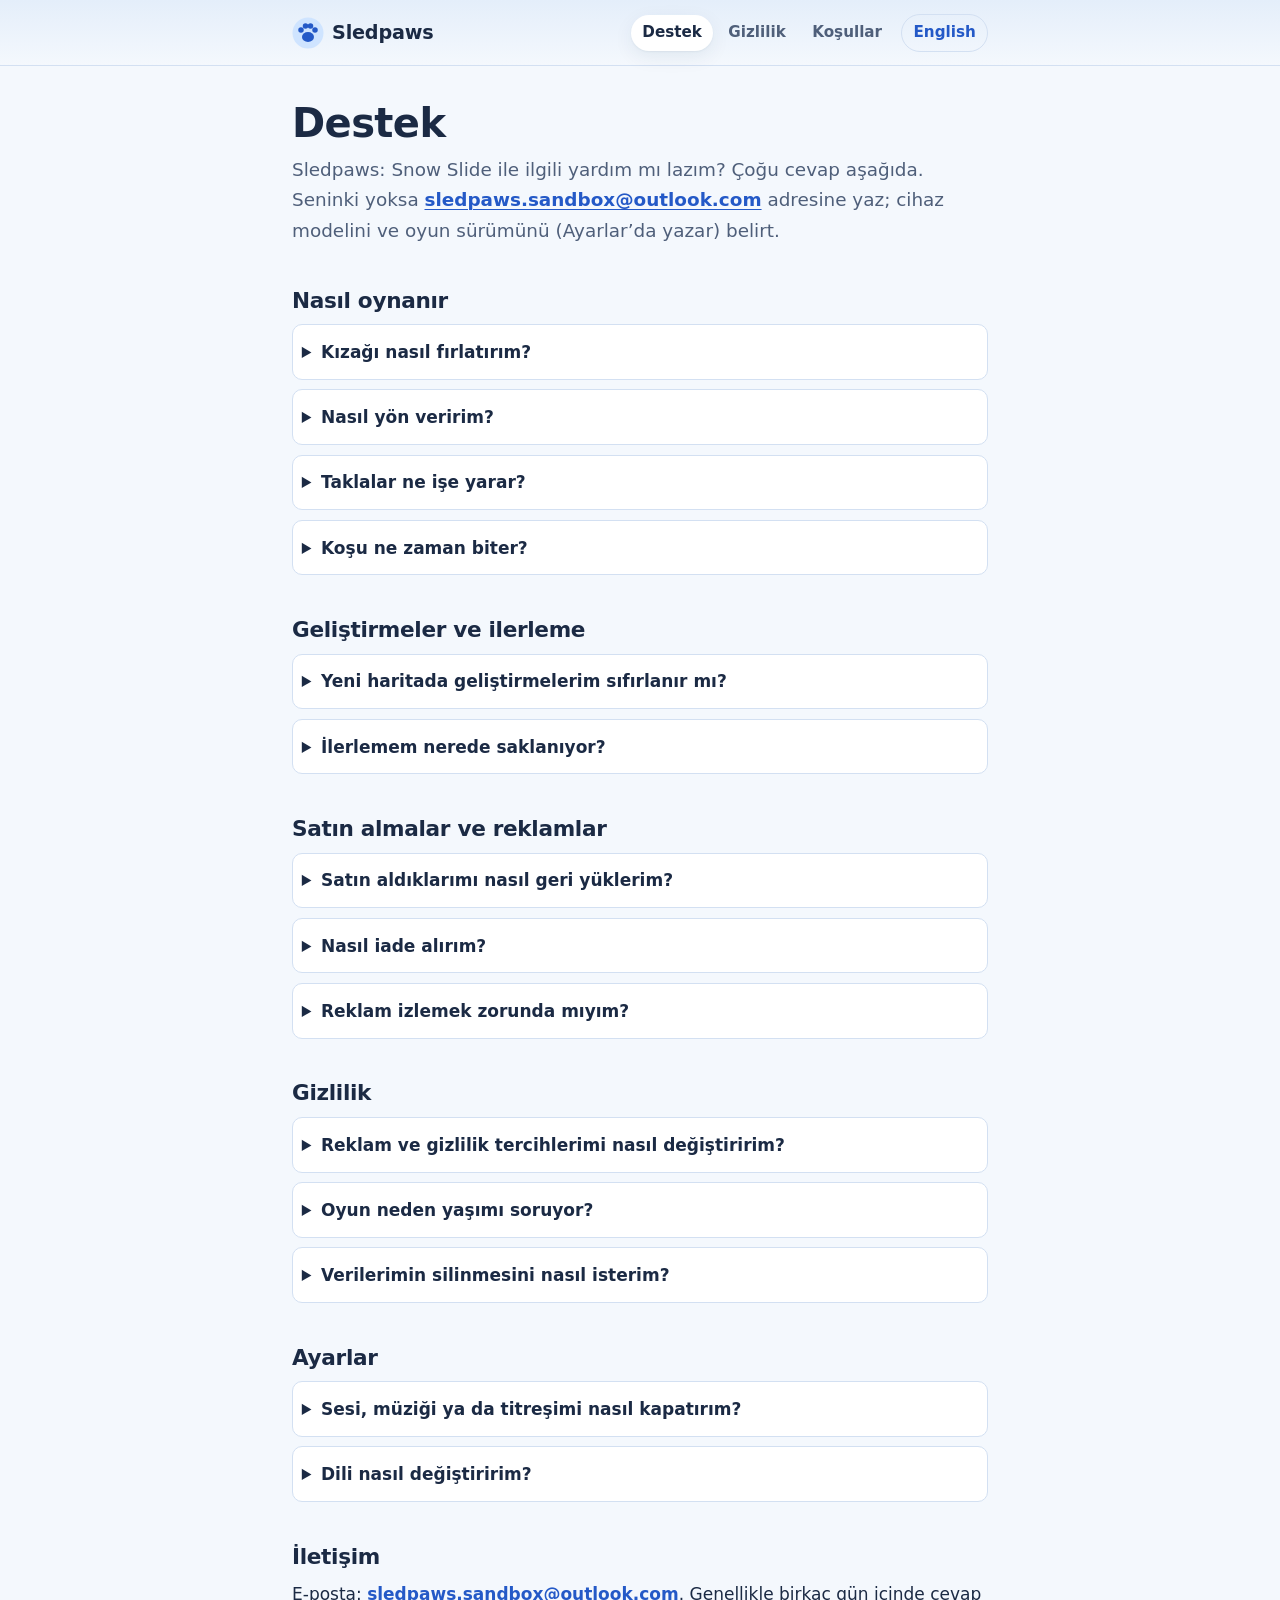
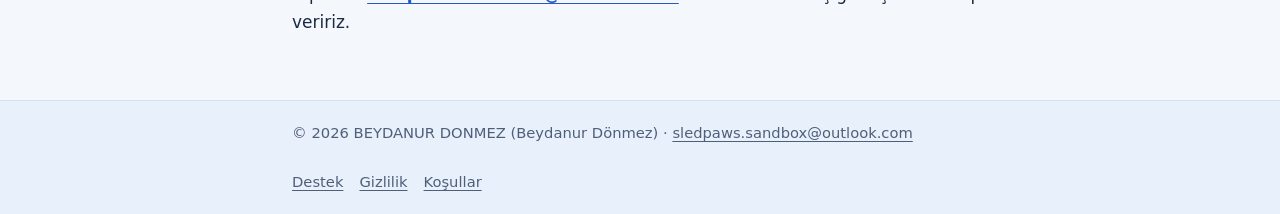
<file: tr/support/index.html>
<!doctype html>
<html lang="tr">
<head>
<meta charset="utf-8">
<meta name="viewport" content="width=device-width, initial-scale=1">
<meta http-equiv="Content-Security-Policy" content="default-src 'none'; style-src 'self'; img-src 'self' data:; base-uri 'none'; form-action 'none'">
<meta name="referrer" content="no-referrer">
<meta name="color-scheme" content="light dark">
<title>Destek · Sledpaws: Snow Slide</title>
<meta name="description" content="Sledpaws: Snow Slide için yardım: nasıl oynanır, geliştirmeler, ilerleme, satın almalar, reklam ve gizlilik tercihleri, ayarlar ve bize nasıl ulaşılır.">
<link rel="canonical" href="https://beydadonmezz.github.io/sledpaws-site/tr/support/">
<link rel="alternate" hreflang="en" href="https://beydadonmezz.github.io/sledpaws-site/support/">
<link rel="alternate" hreflang="tr" href="https://beydadonmezz.github.io/sledpaws-site/tr/support/">
<link rel="alternate" hreflang="x-default" href="https://beydadonmezz.github.io/sledpaws-site/support/">
<link rel="icon" href="data:image/svg+xml,%3Csvg%20xmlns%3D%22http%3A%2F%2Fwww.w3.org%2F2000%2Fsvg%22%20viewBox%3D%220%200%2064%2064%22%3E%3Ccircle%20cx%3D%2232%22%20cy%3D%2232%22%20r%3D%2231%22%20fill%3D%22%23cfe4ff%22%2F%3E%3Cellipse%20cx%3D%2232%22%20cy%3D%2240%22%20rx%3D%2212%22%20ry%3D%2210%22%20fill%3D%22%232459c7%22%2F%3E%3Ccircle%20cx%3D%2218%22%20cy%3D%2226%22%20r%3D%225.5%22%20fill%3D%22%232459c7%22%2F%3E%3Ccircle%20cx%3D%2227%22%20cy%3D%2218%22%20r%3D%225.5%22%20fill%3D%22%232459c7%22%2F%3E%3Ccircle%20cx%3D%2237%22%20cy%3D%2218%22%20r%3D%225.5%22%20fill%3D%22%232459c7%22%2F%3E%3Ccircle%20cx%3D%2246%22%20cy%3D%2226%22%20r%3D%225.5%22%20fill%3D%22%232459c7%22%2F%3E%3C%2Fsvg%3E">
<link rel="stylesheet" href="../../assets/site.css">
</head>
<body>
<a class="skip" href="#main">İçeriğe geç</a>
<header class="site-header">
  <div class="wrap">
    <a class="brand" href="../../tr/" aria-label="Sledpaws ana sayfa"><svg viewBox="0 0 64 64" aria-hidden="true" focusable="false"><circle cx="32" cy="32" r="31" fill="#cfe4ff"/><ellipse cx="32" cy="40" rx="12" ry="10" fill="#2459c7"/><circle cx="18" cy="26" r="5.5" fill="#2459c7"/><circle cx="27" cy="18" r="5.5" fill="#2459c7"/><circle cx="37" cy="18" r="5.5" fill="#2459c7"/><circle cx="46" cy="26" r="5.5" fill="#2459c7"/></svg><span>Sledpaws</span></a>
    <nav class="site-nav" aria-label="Main">
      <a href="../../tr/support/" aria-current="page">Destek</a>
      <a href="../../tr/privacy/">Gizlilik</a>
      <a href="../../tr/terms/">Koşullar</a>
      <a class="lang" href="../../support/" hreflang="en" lang="en" title="This page in English">English</a>
    </nav>
  </div>
</header>
<main id="main" class="wrap">
<h1>Destek</h1>
<p class="lead">Sledpaws: Snow Slide ile ilgili yardım mı lazım? Çoğu cevap aşağıda. Seninki yoksa <a class="email" href="mailto:sledpaws.sandbox@outlook.com">sledpaws.sandbox@outlook.com</a> adresine yaz; cihaz modelini ve oyun sürümünü (Ayarlar’da yazar) belirt.</p>

<h2 id="play">Nasıl oynanır</h2>
<details><summary>Kızağı nasıl fırlatırım?</summary><p>Ekrana dokun, sapanın ipini geri germek için aşağı sürükle ve bırak. Ne kadar çok çekersen o kadar hızlı başlarsın.</p></details>
<details><summary>Nasıl yön veririm?</summary><p>Kayarken parmağını ekranın herhangi bir yerinde sağa ya da sola sürükle.</p></details>
<details><summary>Taklalar ne işe yarar?</summary><p>Rampalar seni havaya atar. Havadayken takla atmak için yukarı kaydır. Temiz inersen kısa bir hız artışı kazanırsın.</p></details>
<details><summary>Koşu ne zaman biter?</summary><p>Kızağın durduğunda. Engellere çarpmak seni yavaşlatır. Sonraki haritayı açmak için bitiş çizgisine ulaş.</p></details>

<h2 id="upgrades">Geliştirmeler ve ilerleme</h2>
<details><summary>Yeni haritada geliştirmelerim sıfırlanır mı?</summary><p>Hayır. Sapan, Kızak ve Kazanç geliştirmeleri kalıcıdır ve her haritada seninle kalır.</p></details>
<details id="progress"><summary>İlerlemem nerede saklanıyor?</summary><p>Yalnızca cihazında. Hesap ve bulut kaydı yoktur. Oyunu silersen ilerlemen de (satın aldığın altınlar ve elmaslar dahil) silinir. Cihaz yedeği (iCloud Yedekleme ya da Android yedeklemesi), o yedeği bir cihaza geri yüklediğinde ilerlemeni geri getirebilir.</p></details>

<h2 id="purchases">Satın almalar ve reklamlar</h2>
<details id="restore"><summary>Satın aldıklarımı nasıl geri yüklerim?</summary><p>Satın alırken kullandığın Apple Hesabı’yla (iPhone, iPad) ya da Google hesabıyla (Android) giriş yaptığından emin ol, sonra oyunun <span class="path">Ayarlar</span> bölümünde <span class="path">Satın Alımları Geri Yükle</span>’ye dokun. Bu, Reklamları Kaldır’ı geri getirir. Daha önce aldığın elmaslar ve öğeler cihazındaki ilerlemenin parçasıdır; oyun silindikten sonra geri yüklenemez.</p></details>
<details><summary>Nasıl iade alırım?</summary><p>Satın almalar App Store ya da Google Play üzerinden yapıldığı için iadeleri onlar yürütür: <a href="https://support.apple.com/tr-tr/118223">Apple’dan iade iste</a> ya da <a href="https://support.google.com/googleplay/answer/2479637?hl=tr">Google Play’den iade iste</a>.</p></details>
<details><summary>Reklam izlemek zorunda mıyım?</summary><p>Hayır. Ödüllü reklamlar (örneğin “x3 altın” ya da ücretsiz elmas) her zaman senin seçimindir. Tam ekran reklamlar en fazla her 4 koşuda bir çıkar; 5. koşundan önce ve bir haritayı tamamladıktan hemen sonra hiçbir zaman çıkmaz. Reklamları Kaldır bunları kapatır.</p></details>

<h2 id="privacy">Gizlilik</h2>
<details id="privacy-choices"><summary>Reklam ve gizlilik tercihlerimi nasıl değiştiririm?</summary><p>Oyunda <span class="path">Ayarlar → Gizlilik</span> bölümünü aç. iPhone ve iPad’de izlemeyi <span class="path">iOS Ayarlar → Gizlilik ve Güvenlik → İzleme</span> bölümünden de değiştirebilirsin; Android’de reklam kimliğini telefonunun ayarlarından sıfırlayabilir ya da silebilirsin. Ne seçersen seç oyun aynı şekilde çalışır. Ayrıntılar <a href="../../tr/privacy/#choices">Gizlilik Politikası</a>’nda.</p></details>
<details><summary>Oyun neden yaşımı soruyor?</summary><p>Doğru ayarları seçmek için. 13 yaşından küçük (ya da ülkesindeki dijital rıza yaşının altındaki) oyuncular ve soruyu yanıtlamayanlar yalnızca çocuklara uygun reklamlar görür; onlara izleme sorusu gösterilmez ve analiz sınırlı çalışır. Yanıtın cihazında kalır.</p></details>
<details id="delete-data"><summary>Verilerimin silinmesini nasıl isterim?</summary><p>Verilerin çoğu yalnızca cihazındadır: oyunu silmek onları da siler. Google’daki analiz ve çökme verileri yalnızca rastgele bir uygulama kimliğiyle ilişkilidir; yeni bir kurulum yeni bir kimlik alır, ayrıca reklam kimliğini de sıfırlayabilirsin. Başka bir talep için ya da verilerin silinmesini bizden istemek için <a class="email" href="mailto:sledpaws.sandbox@outlook.com">sledpaws.sandbox@outlook.com</a> adresine yaz. Ayrıntılar <a href="../../tr/privacy/#retention">Gizlilik Politikası</a>’nda.</p></details>

<h2 id="settings">Ayarlar</h2>
<details><summary>Sesi, müziği ya da titreşimi nasıl kapatırım?</summary><p>Ayarlar’ı (ana ekrandaki dişli simgesi) aç ve anahtarları kullan.</p></details>
<details><summary>Dili nasıl değiştiririm?</summary><p>Oyun cihazının dilini kullanır. Ayarlar’dan da bir dil seçebilirsin.</p></details>

<h2 id="contact">İletişim</h2>
<p>E-posta: <a class="email" href="mailto:sledpaws.sandbox@outlook.com">sledpaws.sandbox@outlook.com</a>. Genellikle birkaç gün içinde cevap veririz.</p>
</main>
<footer class="site-footer">
  <div class="wrap">
    <p>© 2026 BEYDANUR DONMEZ (Beydanur Dönmez) · <a href="mailto:sledpaws.sandbox@outlook.com">sledpaws.sandbox@outlook.com</a></p>
    <nav aria-label="Yasal ve destek">
      <a href="../../tr/support/">Destek</a>
      <a href="../../tr/privacy/">Gizlilik</a>
      <a href="../../tr/terms/">Koşullar</a>
    </nav>
  </div>
</footer>
</body>
</html>
</file>
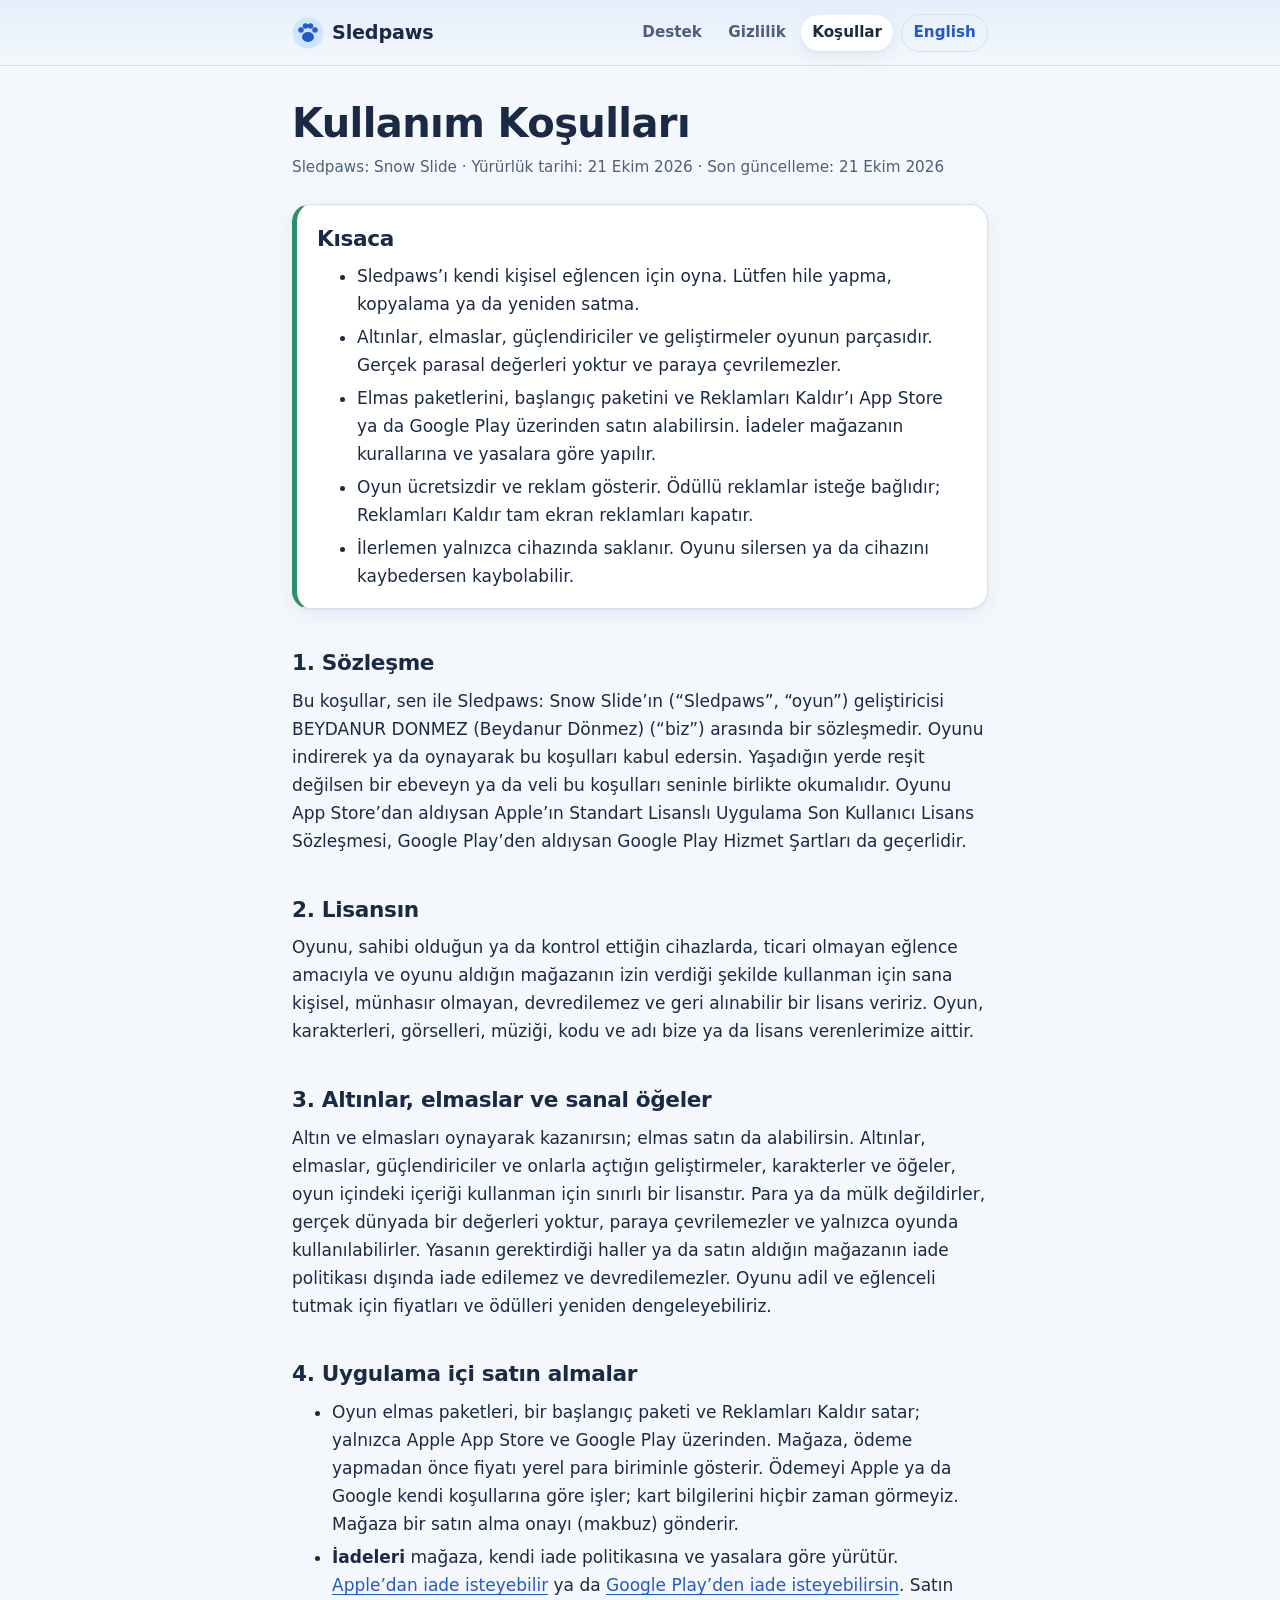
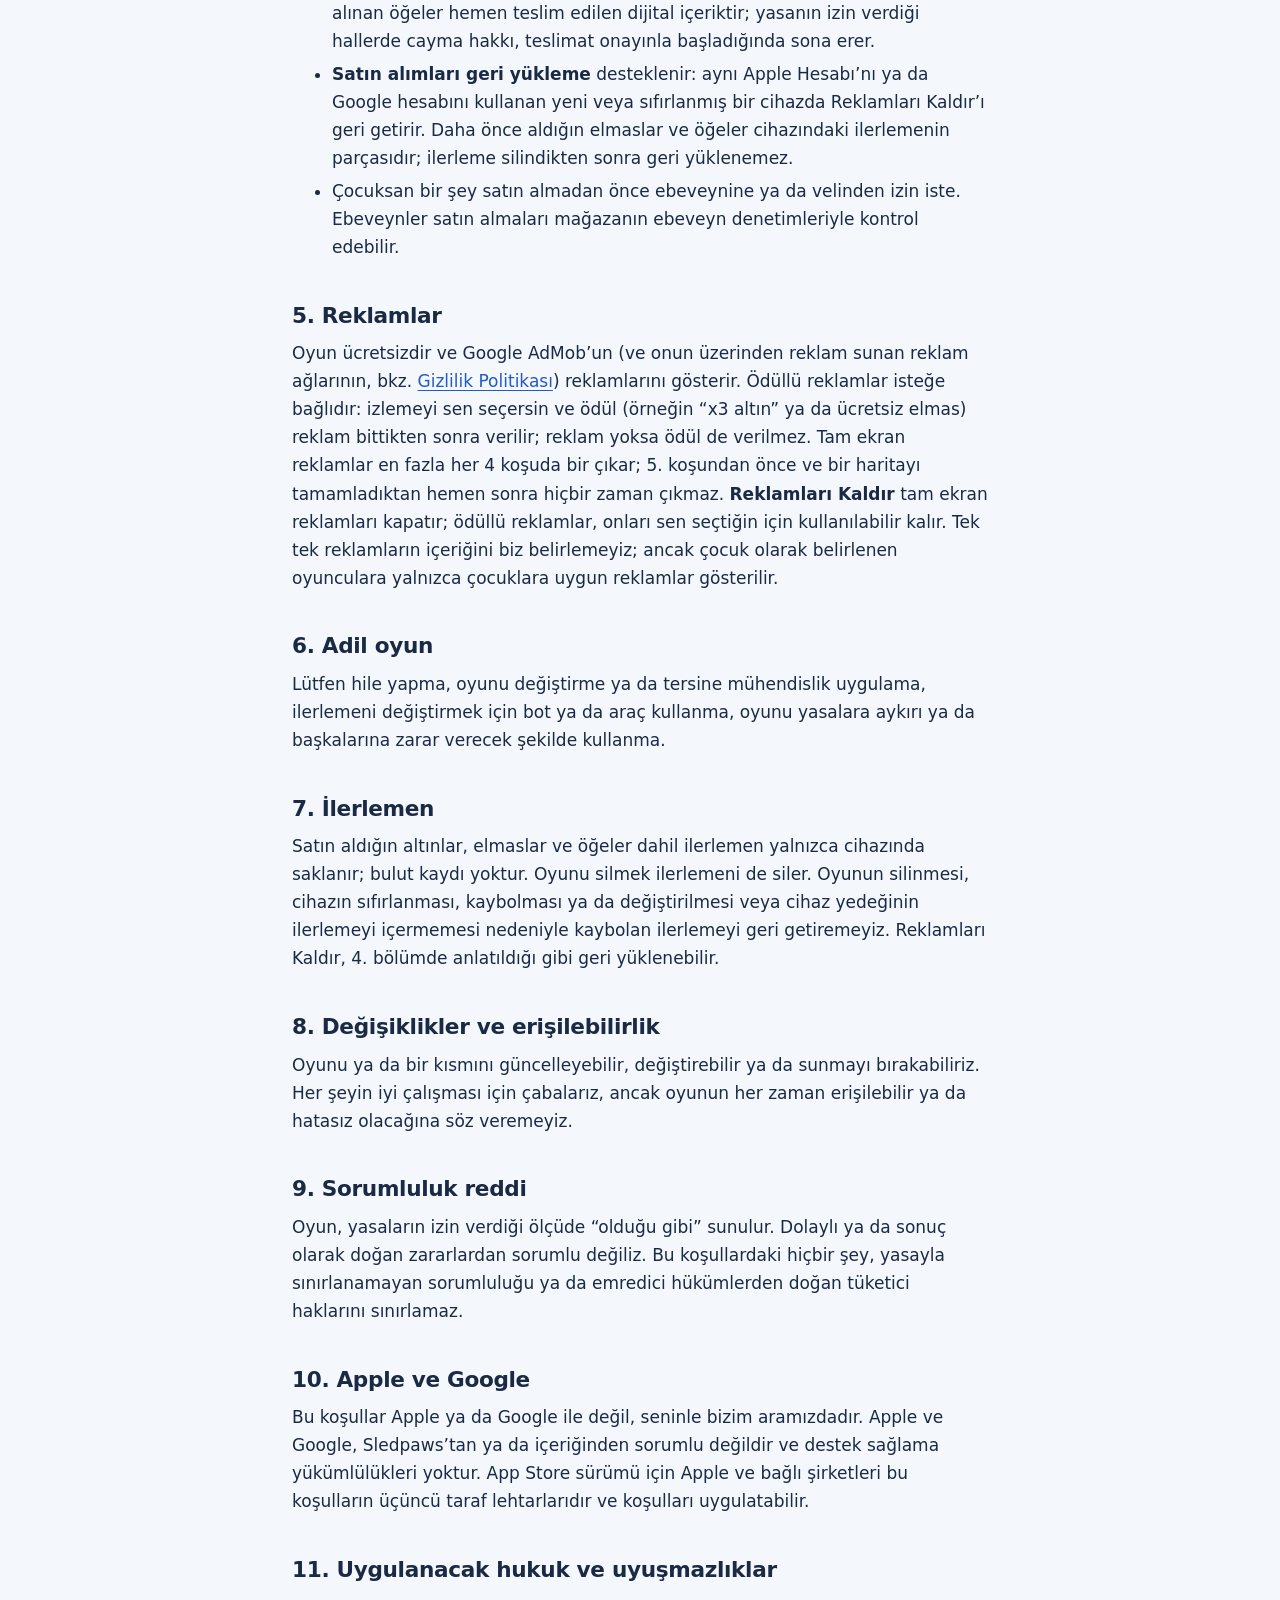
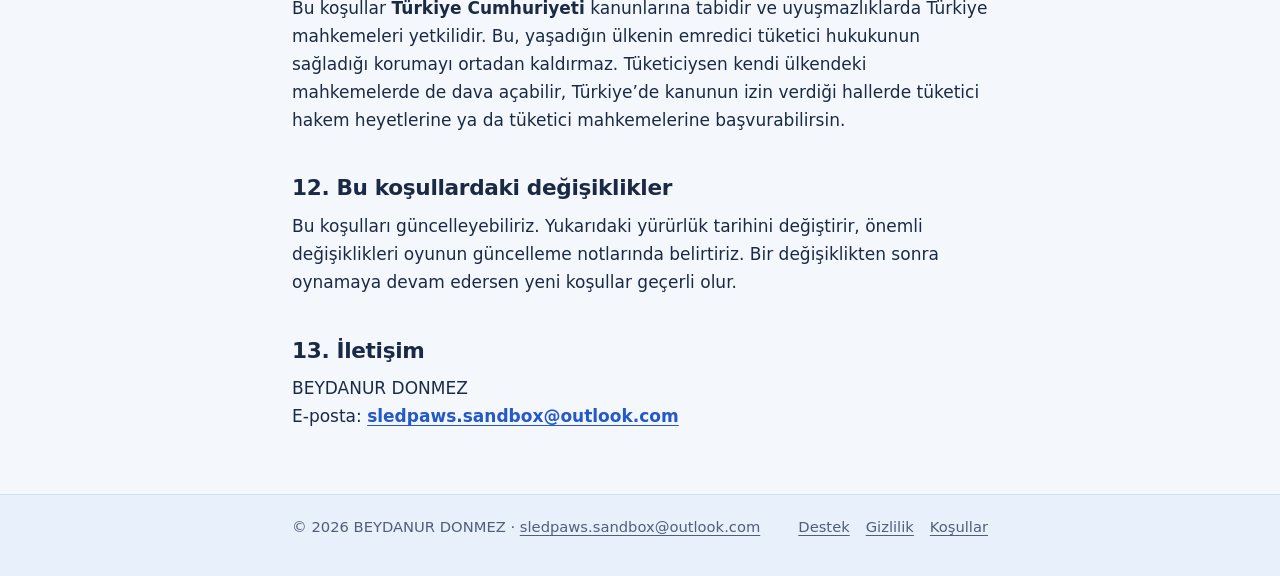
<file: tr/terms/index.html>
<!doctype html>
<html lang="tr">
<head>
<meta charset="utf-8">
<meta name="viewport" content="width=device-width, initial-scale=1">
<meta http-equiv="Content-Security-Policy" content="default-src 'none'; style-src 'self'; img-src 'self' data:; base-uri 'none'; form-action 'none'">
<meta name="referrer" content="no-referrer">
<meta name="color-scheme" content="light dark">
<title>Kullanım Koşulları · Sledpaws: Snow Slide</title>
<meta name="description" content="App Store ve Google Play’deki Sledpaws: Snow Slide için Kullanım Koşulları: altınlar ve elmaslar, uygulama içi satın almalar, reklamlar ve adil oyun.">
<link rel="canonical" href="https://beydadonmezz.github.io/sledpaws-site/tr/terms/">
<link rel="alternate" hreflang="en" href="https://beydadonmezz.github.io/sledpaws-site/terms/">
<link rel="alternate" hreflang="tr" href="https://beydadonmezz.github.io/sledpaws-site/tr/terms/">
<link rel="alternate" hreflang="x-default" href="https://beydadonmezz.github.io/sledpaws-site/terms/">
<link rel="icon" href="data:image/svg+xml,%3Csvg%20xmlns%3D%22http%3A%2F%2Fwww.w3.org%2F2000%2Fsvg%22%20viewBox%3D%220%200%2064%2064%22%3E%3Ccircle%20cx%3D%2232%22%20cy%3D%2232%22%20r%3D%2231%22%20fill%3D%22%23cfe4ff%22%2F%3E%3Cellipse%20cx%3D%2232%22%20cy%3D%2240%22%20rx%3D%2212%22%20ry%3D%2210%22%20fill%3D%22%232459c7%22%2F%3E%3Ccircle%20cx%3D%2218%22%20cy%3D%2226%22%20r%3D%225.5%22%20fill%3D%22%232459c7%22%2F%3E%3Ccircle%20cx%3D%2227%22%20cy%3D%2218%22%20r%3D%225.5%22%20fill%3D%22%232459c7%22%2F%3E%3Ccircle%20cx%3D%2237%22%20cy%3D%2218%22%20r%3D%225.5%22%20fill%3D%22%232459c7%22%2F%3E%3Ccircle%20cx%3D%2246%22%20cy%3D%2226%22%20r%3D%225.5%22%20fill%3D%22%232459c7%22%2F%3E%3C%2Fsvg%3E">
<link rel="stylesheet" href="../../assets/site.css">
</head>
<body>
<a class="skip" href="#main">İçeriğe geç</a>
<header class="site-header">
  <div class="wrap">
    <a class="brand" href="../../tr/" aria-label="Sledpaws ana sayfa"><svg viewBox="0 0 64 64" aria-hidden="true" focusable="false"><circle cx="32" cy="32" r="31" fill="#cfe4ff"/><ellipse cx="32" cy="40" rx="12" ry="10" fill="#2459c7"/><circle cx="18" cy="26" r="5.5" fill="#2459c7"/><circle cx="27" cy="18" r="5.5" fill="#2459c7"/><circle cx="37" cy="18" r="5.5" fill="#2459c7"/><circle cx="46" cy="26" r="5.5" fill="#2459c7"/></svg><span>Sledpaws</span></a>
    <nav class="site-nav" aria-label="Main">
      <a href="../../tr/support/">Destek</a>
      <a href="../../tr/privacy/">Gizlilik</a>
      <a href="../../tr/terms/" aria-current="page">Koşullar</a>
      <a class="lang" href="../../terms/" hreflang="en" lang="en" title="This page in English">English</a>
    </nav>
  </div>
</header>
<main id="main" class="wrap">
<h1>Kullanım Koşulları</h1>
<p class="meta">Sledpaws: Snow Slide · Yürürlük tarihi: <time datetime="2026-10-21">21 Ekim 2026</time> · Son güncelleme: <time datetime="2026-10-21">21 Ekim 2026</time></p>

<div class="card summary">
  <h2>Kısaca</h2>
  <ul>
    <li>Sledpaws’ı kendi kişisel eğlencen için oyna. Lütfen hile yapma, kopyalama ya da yeniden satma.</li>
    <li>Altınlar, elmaslar, güçlendiriciler ve geliştirmeler oyunun parçasıdır. Gerçek parasal değerleri yoktur ve paraya çevrilemezler.</li>
    <li>Elmas paketlerini, başlangıç paketini ve Reklamları Kaldır’ı App Store ya da Google Play üzerinden satın alabilirsin. İadeler mağazanın kurallarına ve yasalara göre yapılır.</li>
    <li>Oyun ücretsizdir ve reklam gösterir. Ödüllü reklamlar isteğe bağlıdır; Reklamları Kaldır tam ekran reklamları kapatır.</li>
    <li>İlerlemen yalnızca cihazında saklanır. Oyunu silersen ya da cihazını kaybedersen kaybolabilir.</li>
  </ul>
</div>

<h2 id="agreement">1. Sözleşme</h2>
<p>Bu koşullar, sen ile Sledpaws: Snow Slide’ın (“Sledpaws”, “oyun”) geliştiricisi BEYDANUR DONMEZ (Beydanur Dönmez) (“biz”) arasında bir sözleşmedir. Oyunu indirerek ya da oynayarak bu koşulları kabul edersin. Yaşadığın yerde reşit değilsen bir ebeveyn ya da veli bu koşulları seninle birlikte okumalıdır. Oyunu App Store’dan aldıysan Apple’ın Standart Lisanslı Uygulama Son Kullanıcı Lisans Sözleşmesi, Google Play’den aldıysan Google Play Hizmet Şartları da geçerlidir.</p>

<h2 id="license">2. Lisansın</h2>
<p>Oyunu, sahibi olduğun ya da kontrol ettiğin cihazlarda, ticari olmayan eğlence amacıyla ve oyunu aldığın mağazanın izin verdiği şekilde kullanman için sana kişisel, münhasır olmayan, devredilemez ve geri alınabilir bir lisans veririz. Oyun, karakterleri, görselleri, müziği, kodu ve adı bize ya da lisans verenlerimize aittir.</p>

<h2 id="virtual-items">3. Altınlar, elmaslar ve sanal öğeler</h2>
<p>Altın ve elmasları oynayarak kazanırsın; elmas satın da alabilirsin. Altınlar, elmaslar, güçlendiriciler ve onlarla açtığın geliştirmeler, karakterler ve öğeler, oyun içindeki içeriği kullanman için sınırlı bir lisanstır. Para ya da mülk değildirler, gerçek dünyada bir değerleri yoktur, paraya çevrilemezler ve yalnızca oyunda kullanılabilirler. Yasanın gerektirdiği haller ya da satın aldığın mağazanın iade politikası dışında iade edilemez ve devredilemezler. Oyunu adil ve eğlenceli tutmak için fiyatları ve ödülleri yeniden dengeleyebiliriz.</p>

<h2 id="purchases">4. Uygulama içi satın almalar</h2>
<ul>
  <li>Oyun elmas paketleri, bir başlangıç paketi ve Reklamları Kaldır satar; yalnızca Apple App Store ve Google Play üzerinden. Mağaza, ödeme yapmadan önce fiyatı yerel para biriminle gösterir. Ödemeyi Apple ya da Google kendi koşullarına göre işler; kart bilgilerini hiçbir zaman görmeyiz. Mağaza bir satın alma onayı (makbuz) gönderir.</li>
  <li><strong>İadeleri</strong> mağaza, kendi iade politikasına ve yasalara göre yürütür. <a href="https://support.apple.com/tr-tr/118223">Apple’dan iade isteyebilir</a> ya da <a href="https://support.google.com/googleplay/answer/2479637?hl=tr">Google Play’den iade isteyebilirsin</a>. Satın alınan öğeler hemen teslim edilen dijital içeriktir; yasanın izin verdiği hallerde cayma hakkı, teslimat onayınla başladığında sona erer.</li>
  <li><strong>Satın alımları geri yükleme</strong> desteklenir: aynı Apple Hesabı’nı ya da Google hesabını kullanan yeni veya sıfırlanmış bir cihazda Reklamları Kaldır’ı geri getirir. Daha önce aldığın elmaslar ve öğeler cihazındaki ilerlemenin parçasıdır; ilerleme silindikten sonra geri yüklenemez.</li>
  <li>Çocuksan bir şey satın almadan önce ebeveynine ya da velinden izin iste. Ebeveynler satın almaları mağazanın ebeveyn denetimleriyle kontrol edebilir.</li>
</ul>

<h2 id="ads">5. Reklamlar</h2>
<p>Oyun ücretsizdir ve Google AdMob’un (ve onun üzerinden reklam sunan reklam ağlarının, bkz. <a href="../../tr/privacy/#ads">Gizlilik Politikası</a>) reklamlarını gösterir. Ödüllü reklamlar isteğe bağlıdır: izlemeyi sen seçersin ve ödül (örneğin “x3 altın” ya da ücretsiz elmas) reklam bittikten sonra verilir; reklam yoksa ödül de verilmez. Tam ekran reklamlar en fazla her 4 koşuda bir çıkar; 5. koşundan önce ve bir haritayı tamamladıktan hemen sonra hiçbir zaman çıkmaz. <strong>Reklamları Kaldır</strong> tam ekran reklamları kapatır; ödüllü reklamlar, onları sen seçtiğin için kullanılabilir kalır. Tek tek reklamların içeriğini biz belirlemeyiz; ancak çocuk olarak belirlenen oyunculara yalnızca çocuklara uygun reklamlar gösterilir.</p>

<h2 id="acceptable-use">6. Adil oyun</h2>
<p>Lütfen hile yapma, oyunu değiştirme ya da tersine mühendislik uygulama, ilerlemeni değiştirmek için bot ya da araç kullanma, oyunu yasalara aykırı ya da başkalarına zarar verecek şekilde kullanma.</p>

<h2 id="progress">7. İlerlemen</h2>
<p>Satın aldığın altınlar, elmaslar ve öğeler dahil ilerlemen yalnızca cihazında saklanır; bulut kaydı yoktur. Oyunu silmek ilerlemeni de siler. Oyunun silinmesi, cihazın sıfırlanması, kaybolması ya da değiştirilmesi veya cihaz yedeğinin ilerlemeyi içermemesi nedeniyle kaybolan ilerlemeyi geri getiremeyiz. Reklamları Kaldır, 4. bölümde anlatıldığı gibi geri yüklenebilir.</p>

<h2 id="changes">8. Değişiklikler ve erişilebilirlik</h2>
<p>Oyunu ya da bir kısmını güncelleyebilir, değiştirebilir ya da sunmayı bırakabiliriz. Her şeyin iyi çalışması için çabalarız, ancak oyunun her zaman erişilebilir ya da hatasız olacağına söz veremeyiz.</p>

<h2 id="disclaimer">9. Sorumluluk reddi</h2>
<p>Oyun, yasaların izin verdiği ölçüde “olduğu gibi” sunulur. Dolaylı ya da sonuç olarak doğan zararlardan sorumlu değiliz. Bu koşullardaki hiçbir şey, yasayla sınırlanamayan sorumluluğu ya da emredici hükümlerden doğan tüketici haklarını sınırlamaz.</p>

<h2 id="apple">10. Apple ve Google</h2>
<p>Bu koşullar Apple ya da Google ile değil, seninle bizim aramızdadır. Apple ve Google, Sledpaws’tan ya da içeriğinden sorumlu değildir ve destek sağlama yükümlülükleri yoktur. App Store sürümü için Apple ve bağlı şirketleri bu koşulların üçüncü taraf lehtarlarıdır ve koşulları uygulatabilir.</p>

<h2 id="law">11. Uygulanacak hukuk ve uyuşmazlıklar</h2>
<p>Bu koşullar <strong>Türkiye Cumhuriyeti</strong> kanunlarına tabidir ve uyuşmazlıklarda Türkiye mahkemeleri yetkilidir. Bu, yaşadığın ülkenin emredici tüketici hukukunun sağladığı korumayı ortadan kaldırmaz. Tüketiciysen kendi ülkendeki mahkemelerde de dava açabilir, Türkiye’de kanunun izin verdiği hallerde tüketici hakem heyetlerine ya da tüketici mahkemelerine başvurabilirsin.</p>

<h2 id="updates">12. Bu koşullardaki değişiklikler</h2>
<p>Bu koşulları güncelleyebiliriz. Yukarıdaki yürürlük tarihini değiştirir, önemli değişiklikleri oyunun güncelleme notlarında belirtiriz. Bir değişiklikten sonra oynamaya devam edersen yeni koşullar geçerli olur.</p>

<h2 id="contact">13. İletişim</h2>
<p>BEYDANUR DONMEZ<br>E-posta: <a class="email" href="mailto:sledpaws.sandbox@outlook.com">sledpaws.sandbox@outlook.com</a></p>
</main>
<footer class="site-footer">
  <div class="wrap">
    <p>© 2026 BEYDANUR DONMEZ · <a href="mailto:sledpaws.sandbox@outlook.com">sledpaws.sandbox@outlook.com</a></p>
    <nav aria-label="Yasal ve destek">
      <a href="../../tr/support/">Destek</a>
      <a href="../../tr/privacy/">Gizlilik</a>
      <a href="../../tr/terms/">Koşullar</a>
    </nav>
  </div>
</footer>
</body>
</html>
</file>
<file: assets/site.css>
/* Sledpaws site: one shared stylesheet. No web fonts, no external requests. */

:root {
  color-scheme: light dark;
  --bg: #f4f8fd;
  --bg-deep: #e4eefa;
  --surface: #ffffff;
  --surface-2: #edf3fc;
  --text: #1b2a44;
  --muted: #4f5f7a;
  --border: #d3e0f2;
  --primary: #2459c7;
  --primary-strong: #1a449e;
  --accent: #e0613a;
  --snow: #e8f0fb;
  --snow-deep: #d3e1f5;
  --pine: #2f8f6a;
  --focus: #f59e0b;
  --shadow: 0 1px 2px rgb(16 60 80 / 0.06), 0 6px 20px rgb(16 60 80 / 0.07);
  --radius: 18px;
  --radius-sm: 10px;
  --wrap: 46rem;
  --font: system-ui, -apple-system, BlinkMacSystemFont, "Segoe UI", Roboto, "Helvetica Neue", Arial,
    "Noto Sans", sans-serif, "Apple Color Emoji", "Segoe UI Emoji";
}

@media (prefers-color-scheme: dark) {
  :root {
    --bg: #0b1424;
    --bg-deep: #101c31;
    --surface: #13213a;
    --surface-2: #182a48;
    --text: #e6eefb;
    --muted: #a8b8d4;
    --border: #26385a;
    --primary: #8db4ff;
    --primary-strong: #b5ceff;
    --accent: #ff9a7a;
    --snow: #101b2e;
    --snow-deep: #16253d;
    --pine: #56c28f;
    --shadow: 0 1px 2px rgb(0 0 0 / 0.3), 0 8px 24px rgb(0 0 0 / 0.25);
  }
}

*,
*::before,
*::after {
  box-sizing: border-box;
}

html {
  -webkit-text-size-adjust: 100%;
  text-size-adjust: 100%;
}

body {
  margin: 0;
  min-height: 100vh;
  display: flex;
  flex-direction: column;
  background: var(--bg);
  color: var(--text);
  font-family: var(--font);
  font-size: 1.0625rem;
  line-height: 1.65;
  overflow-wrap: break-word;
}

.wrap {
  width: 100%;
  max-width: var(--wrap);
  margin-inline: auto;
  padding-inline: 1.25rem;
}

a {
  color: var(--primary);
  text-underline-offset: 0.18em;
  text-decoration-thickness: 0.08em;
}

a:hover {
  color: var(--primary-strong);
}

:focus-visible {
  outline: 3px solid var(--focus);
  outline-offset: 2px;
  border-radius: 4px;
}

.skip {
  position: absolute;
  left: -999px;
  top: 0.5rem;
  z-index: 10;
  padding: 0.5rem 0.9rem;
  background: var(--surface);
  color: var(--text);
  border-radius: var(--radius-sm);
  box-shadow: var(--shadow);
}

.skip:focus {
  left: 0.75rem;
}

/* Header */

.site-header {
  background: linear-gradient(180deg, var(--bg-deep), var(--bg));
  border-bottom: 1px solid var(--border);
}

.site-header .wrap {
  display: flex;
  flex-wrap: wrap;
  align-items: center;
  justify-content: space-between;
  gap: 0.5rem 1rem;
  padding-block: 0.85rem;
}

.brand {
  display: inline-flex;
  align-items: center;
  gap: 0.5rem;
  font-weight: 750;
  font-size: 1.2rem;
  color: var(--text);
  text-decoration: none;
  letter-spacing: -0.01em;
}

.brand svg {
  width: 2rem;
  height: 2rem;
  flex: none;
}

.site-nav {
  display: flex;
  flex-wrap: wrap;
  align-items: center;
  gap: 0.25rem;
}

.site-nav a {
  padding: 0.35rem 0.7rem;
  border-radius: 999px;
  color: var(--muted);
  text-decoration: none;
  font-size: 0.95rem;
  font-weight: 550;
}

.site-nav a:hover {
  color: var(--text);
  background: var(--surface-2);
}

.site-nav a[aria-current="page"] {
  color: var(--text);
  background: var(--surface);
  box-shadow: var(--shadow);
}

.site-nav .lang {
  margin-left: 0.25rem;
  border: 1px solid var(--border);
  color: var(--primary);
}

/* Main content */

main {
  flex: 1;
  padding-block: 2rem 3rem;
}

h1,
h2,
h3 {
  line-height: 1.25;
  letter-spacing: -0.015em;
}

h1 {
  font-size: clamp(1.8rem, 1.3rem + 2.2vw, 2.5rem);
  margin: 0 0 0.4rem;
}

h2 {
  font-size: 1.35rem;
  margin: 2.4rem 0 0.6rem;
  padding-top: 0.2rem;
}

h3 {
  font-size: 1.08rem;
  margin: 1.6rem 0 0.4rem;
}

p,
ul,
ol {
  margin: 0 0 1rem;
}

li + li {
  margin-top: 0.3rem;
}

.meta {
  color: var(--muted);
  font-size: 0.95rem;
  margin-bottom: 1.5rem;
}

.lead {
  font-size: 1.15rem;
  color: var(--muted);
}

.card {
  background: var(--surface);
  border: 1px solid var(--border);
  border-radius: var(--radius);
  padding: 1.1rem 1.25rem;
  box-shadow: var(--shadow);
  margin: 1.25rem 0;
}

.card > :last-child {
  margin-bottom: 0;
}

.card h2:first-child,
.card h3:first-child {
  margin-top: 0;
}

.summary {
  border-left: 5px solid var(--pine);
}

.toc ol {
  columns: 2 14rem;
  column-gap: 2rem;
  padding-left: 1.2rem;
  margin: 0;
}

.toc li {
  break-inside: avoid;
}

.table-scroll {
  overflow-x: auto;
  margin: 1rem 0 1.25rem;
  border: 1px solid var(--border);
  border-radius: var(--radius-sm);
}

table {
  width: 100%;
  min-width: 36rem;
  border-collapse: collapse;
  font-size: 0.95rem;
  background: var(--surface);
}

th,
td {
  text-align: left;
  vertical-align: top;
  padding: 0.6rem 0.75rem;
  border-bottom: 1px solid var(--border);
}

th {
  background: var(--surface-2);
  font-weight: 650;
}

tr:last-child td {
  border-bottom: 0;
}

.path {
  font-weight: 600;
}

.email {
  font-weight: 650;
}

/* FAQ */

details {
  background: var(--surface);
  border: 1px solid var(--border);
  border-radius: var(--radius-sm);
  margin: 0.6rem 0;
  padding: 0 1rem 0 1.75rem;
}

details[open] {
  box-shadow: var(--shadow);
}

summary {
  cursor: pointer;
  font-weight: 650;
  padding: 0.8rem 0;
  list-style-position: outside;
}

details > :not(summary) {
  margin-top: 0;
}

details > :last-child {
  padding-bottom: 0.9rem;
  margin-bottom: 0;
}

/* Home page */

.hero {
  position: relative;
  overflow: hidden;
  border-radius: calc(var(--radius) + 6px);
  padding: 2rem 1.5rem 0;
  background: linear-gradient(180deg, #bfe0ff 0%, #8cc3f5 55%, #6aa9e8 100%);
  color: #0e2547;
  box-shadow: var(--shadow);
}

@media (prefers-color-scheme: dark) {
  .hero {
    background: linear-gradient(180deg, #213e6e 0%, #1a3158 60%, #142646 100%);
    color: #eaf2ff;
  }
}

.hero h1 {
  font-size: clamp(2.2rem, 1.6rem + 3vw, 3.2rem);
  margin-bottom: 0.3rem;
}

.hero .lead {
  color: inherit;
  opacity: 0.9;
  max-width: 32rem;
}

.hero .badge {
  display: inline-block;
  margin: 0.4rem 0 1rem;
  padding: 0.35rem 0.8rem;
  border-radius: 999px;
  background: rgb(255 255 255 / 0.75);
  color: #0e2547;
  font-weight: 650;
  font-size: 0.92rem;
}

.hero svg.scene {
  display: block;
  width: calc(100% + 3rem);
  height: auto;
  margin: 0.5rem -1.5rem 0;
}

.features {
  display: grid;
  grid-template-columns: repeat(auto-fit, minmax(13rem, 1fr));
  gap: 0.9rem;
  padding: 0;
  list-style: none;
  margin: 1.5rem 0;
}

.features li {
  margin: 0;
  background: var(--surface);
  border: 1px solid var(--border);
  border-radius: var(--radius);
  padding: 1rem 1.1rem;
}

.features strong {
  display: block;
  margin-bottom: 0.2rem;
}

.links {
  display: flex;
  flex-wrap: wrap;
  gap: 0.6rem;
  padding: 0;
  list-style: none;
}

.links li {
  margin: 0;
}

.button {
  display: inline-block;
  padding: 0.6rem 1.1rem;
  border-radius: 999px;
  background: var(--primary);
  color: #fff;
  font-weight: 650;
  text-decoration: none;
}

.button:hover {
  background: var(--primary-strong);
  color: #fff;
}

@media (prefers-color-scheme: dark) {
  .button,
  .button:hover {
    color: #04222c;
  }
}

.button.secondary {
  background: var(--surface);
  color: var(--primary);
  border: 1px solid var(--border);
}

/* Footer */

.site-footer {
  border-top: 1px solid var(--border);
  background: var(--snow);
  color: var(--muted);
  font-size: 0.92rem;
}

.site-footer .wrap {
  display: flex;
  flex-wrap: wrap;
  justify-content: space-between;
  gap: 0.5rem 1.25rem;
  padding-block: 1.25rem;
}

.site-footer nav {
  display: flex;
  flex-wrap: wrap;
  gap: 0.25rem 1rem;
}

.site-footer a {
  color: inherit;
}

@media (max-width: 30rem) {
  body {
    font-size: 1rem;
  }

  .site-header .wrap {
    justify-content: center;
  }

  .hero {
    padding-inline: 1.1rem;
  }

  .hero svg.scene {
    width: calc(100% + 2.2rem);
    margin-inline: -1.1rem;
  }
}

@media (prefers-reduced-motion: no-preference) {
  .hero .sled {
    animation: glide 7s ease-in-out infinite alternate;
  }

  .hero .flakes {
    animation: fall 8s linear infinite;
  }
}

@keyframes glide {
  from {
    transform: translateX(-14px);
  }
  to {
    transform: translateX(16px);
  }
}

@keyframes fall {
  from {
    transform: translateY(-20px);
    opacity: 0;
  }
  20% {
    opacity: 0.9;
  }
  to {
    transform: translateY(70px);
    opacity: 0;
  }
}

@media print {
  .site-header nav,
  .skip,
  .hero svg.scene {
    display: none;
  }

  body {
    background: #fff;
    color: #000;
  }
}
</file>
